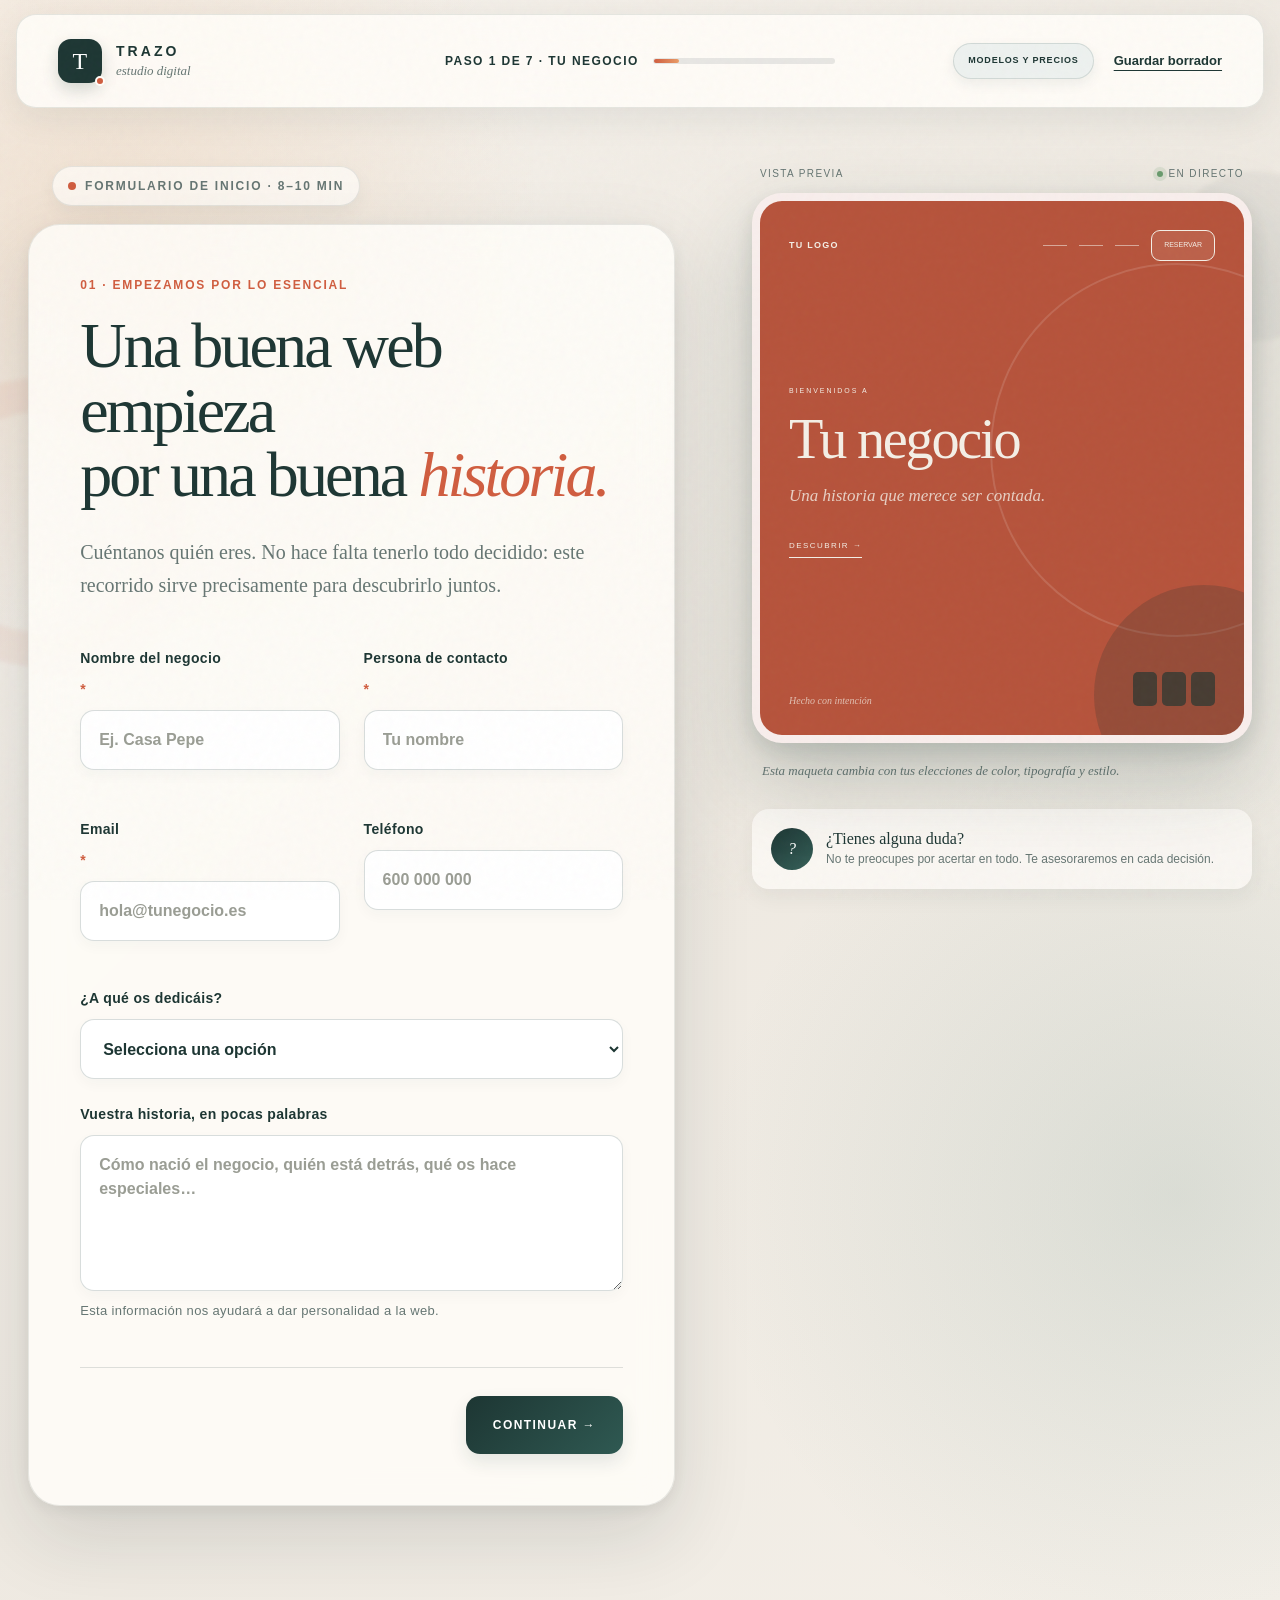
<file: index.html>
<!doctype html>
<html lang="es">
  <head>
    <meta charset="utf-8" />
    <meta name="viewport" content="width=device-width, initial-scale=1" />
    <meta name="theme-color" content="#f4efe6" />
    <title>Cuéntanos tu idea — Formulario de inicio</title>
    <meta name="description" content="Un breve recorrido para definir juntos la web de tu negocio." />
    <link rel="icon" href="./assets/favicon.svg" type="image/svg+xml" />
    <link rel="stylesheet" href="./assets/styles.css" />
  </head>
  <body data-submit-endpoint="">
    <div class="paper-grain" aria-hidden="true"></div>
    <header class="topbar">
      <a class="brand" href="./" aria-label="Trazo, inicio">
        <span class="brand-mark">T<span></span></span>
        <span><strong>TRAZO</strong><small>estudio digital</small></span>
      </a>
      <div class="top-progress" aria-label="Progreso del formulario">
        <span id="progressLabel">Paso 1 de 7</span>
        <div class="progress-track"><span id="progressBar"></span></div>
      </div>
      <div class="top-actions">
        <a class="models-link" href="./modelos/" target="_blank" rel="noopener">Modelos y precios</a>
        <button class="text-button" id="saveDraft" type="button">Guardar borrador</button>
      </div>
    </header>

    <main class="shell">
      <section class="form-column">
        <div class="intro-tag"><i></i> Formulario de inicio · 8–10 min</div>
        <form id="briefForm" novalidate>
          <section class="step active" data-step="0" data-name="Tu negocio">
            <p class="eyebrow">01 · Empezamos por lo esencial</p>
            <h1>Una buena web empieza<br />por una buena <em>historia.</em></h1>
            <p class="lead">Cuéntanos quién eres. No hace falta tenerlo todo decidido: este recorrido sirve precisamente para descubrirlo juntos.</p>

            <div class="field-grid two">
              <label class="field">Nombre del negocio <b>*</b>
                <input name="businessName" autocomplete="organization" required placeholder="Ej. Casa Pepe" />
              </label>
              <label class="field">Persona de contacto <b>*</b>
                <input name="contactName" autocomplete="name" required placeholder="Tu nombre" />
              </label>
              <label class="field">Email <b>*</b>
                <input name="email" type="email" autocomplete="email" required placeholder="hola@tunegocio.es" />
              </label>
              <label class="field">Teléfono
                <input name="phone" type="tel" autocomplete="tel" placeholder="600 000 000" />
              </label>
            </div>
            <label class="field">¿A qué os dedicáis?
              <select name="businessType">
                <option value="">Selecciona una opción</option>
                <option>Restaurante o bar</option><option>Comercio</option><option>Servicios profesionales</option>
                <option>Alojamiento o turismo</option><option>Salud y bienestar</option><option>Otro</option>
              </select>
            </label>
            <label class="field">Vuestra historia, en pocas palabras
              <textarea name="story" rows="5" placeholder="Cómo nació el negocio, quién está detrás, qué os hace especiales…"></textarea>
              <small>Esta información nos ayudará a dar personalidad a la web.</small>
            </label>
          </section>

          <section class="step" data-step="1" data-name="Identidad">
            <p class="eyebrow">02 · Identidad visual</p>
            <h2>Que se vea tan vuestro<br />como se <em>siente.</em></h2>
            <p class="lead">Partimos de lo que ya tenéis o creamos una identidad desde cero.</p>

            <fieldset>
              <legend>¿Tenéis logo?</legend>
              <div class="choice-grid three">
                <label class="choice-card"><input type="radio" name="logoStatus" value="Sí, ya tenemos logo" /><span class="choice-index">A</span><strong>Sí, ya lo tenemos</strong><small>Os enviaremos los archivos</small></label>
                <label class="choice-card"><input type="radio" name="logoStatus" value="Necesitamos uno a medida" /><span class="choice-index">B</span><strong>Necesitamos uno</strong><small>Queremos hacerlo a medida</small></label>
                <label class="choice-card"><input type="radio" name="logoStatus" value="No estamos seguros" /><span class="choice-index">C</span><strong>No lo sabemos</strong><small>Preferimos asesoramiento</small></label>
              </div>
            </fieldset>
            <label class="upload-box" for="logoFiles">
              <span class="upload-symbol">↥</span>
              <span><strong>Arrastra o selecciona tu logo</strong><small>PNG, JPG, SVG o PDF · máx. 10 MB</small></span>
              <input id="logoFiles" name="logoFiles" type="file" accept=".png,.jpg,.jpeg,.webp,.svg,.pdf" multiple />
            </label>
            <div class="file-list" id="logoFileList"></div>

            <fieldset>
              <legend>¿Cómo elegimos los colores?</legend>
              <p class="fieldset-help">Elige el punto de partida que mejor encaje contigo. Podrás probar y ajustar los colores justo debajo.</p>
              <div class="choice-grid three compact palette-mode-grid">
                <label class="choice-card palette-choice"><input type="radio" name="paletteMode" value="Usar los colores del negocio" /><span class="palette-dots"><i class="terracotta"></i><i class="ink"></i><i class="cream"></i></span><strong>Mantener mis colores</strong><small>Partimos de vuestra identidad actual</small></label>
                <label class="choice-card palette-choice"><input type="radio" name="paletteMode" value="Crear una paleta nueva" /><span class="palette-dots"><i class="olive"></i><i class="peach"></i><i class="sand"></i></span><strong>Explorar algo nuevo</strong><small>Buscamos una combinación diferente</small></label>
                <label class="choice-card palette-choice"><input type="radio" name="paletteMode" value="Necesitamos asesoramiento" /><span class="palette-dots"><i class="blue"></i><i class="sky"></i><i class="white"></i></span><strong>Quiero asesoramiento</strong><small>Elegimos la paleta juntos</small></label>
              </div>
            </fieldset>
            <div class="palette-builder">
              <div class="palette-builder-heading">
                <div><span>Combinaciones sugeridas</span><strong>Elige una paleta para verla en la muestra</strong></div>
                <small>También puedes personalizarla</small>
              </div>
              <div class="palette-presets">
                <label><input type="radio" name="colorPalette" value="Terracota" checked /><span class="preset-colors"><i style="--swatch:#b6533b"></i><i style="--swatch:#25352f"></i></span><strong>Terracota</strong></label>
                <label><input type="radio" name="colorPalette" value="Natural" /><span class="preset-colors"><i style="--swatch:#6f7551"></i><i style="--swatch:#3b4432"></i></span><strong>Natural</strong></label>
                <label><input type="radio" name="colorPalette" value="Atlántica" /><span class="preset-colors"><i style="--swatch:#26465a"></i><i style="--swatch:#8bb4bf"></i></span><strong>Atlántica</strong></label>
                <label><input type="radio" name="colorPalette" value="Editorial" /><span class="preset-colors"><i style="--swatch:#724137"></i><i style="--swatch:#d6b878"></i></span><strong>Editorial</strong></label>
              </div>
              <div class="color-row">
                <label class="color-control" for="primaryColor"><span><small>Color principal</small><strong id="primaryColorValue">#B6533B</strong></span><input id="primaryColor" type="color" name="primaryColor" value="#b6533b" /></label>
                <label class="color-control" for="secondaryColor"><span><small>Color secundario</small><strong id="secondaryColorValue">#25352F</strong></span><input id="secondaryColor" type="color" name="secondaryColor" value="#25352f" /></label>
              </div>
              <p class="palette-hint">Estos colores son un punto de partida; los afinaremos juntos antes de diseñar la web.</p>
            </div>
          </section>

          <section class="step" data-step="2" data-name="Estilo">
            <p class="eyebrow">03 · Dirección creativa</p>
            <h2 class="style-heading"><span>¿Qué estilo habla</span><span>vuestro <em>idioma?</em></span></h2>
            <p class="lead">Elige hasta tres. Puedes mezclar: “moderna y cálida” es una dirección estupenda.</p>
            <fieldset>
              <legend class="sr-only">Estilos visuales</legend>
              <div class="style-grid" id="styleGrid">
                <label class="style-card modern"><input type="checkbox" name="styles" value="Moderna" /><span class="style-art" aria-hidden="true"><i>Trazo</i><b>01 — Digital</b></span><strong>Moderna</strong><small>Limpia, actual, dinámica</small></label>
                <label class="style-card elegant"><input type="checkbox" name="styles" value="Elegante" /><span class="style-art" aria-hidden="true"><i>Trazo</i><b>Estudio</b></span><strong>Elegante</strong><small>Refinada, serena, cuidada</small></label>
                <label class="style-card classic"><input type="checkbox" name="styles" value="Clásica" /><span class="style-art" aria-hidden="true"><i>Trazo</i><b>Desde 1998</b></span><strong>Clásica</strong><small>Tradición y confianza</small></label>
                <label class="style-card minimal"><input type="checkbox" name="styles" value="Minimalista" /><span class="style-art" aria-hidden="true"><i>Trazo</i><b>Esencial</b></span><strong>Minimalista</strong><small>Esencial, aireada, precisa</small></label>
                <label class="style-card casual"><input type="checkbox" name="styles" value="Informal" /><span class="style-art" aria-hidden="true"><i>Trazo</i><b>¡Hola!</b></span><strong>Informal</strong><small>Cercana, alegre, espontánea</small></label>
                <label class="style-card rustic"><input type="checkbox" name="styles" value="Artesanal" /><span class="style-art" aria-hidden="true"><i>Trazo</i><b>Hecho a mano</b></span><strong>Artesanal</strong><small>Natural, humana, auténtica</small></label>
              </div>
            </fieldset>
            <label class="field">¿Tienes webs de referencia?
              <textarea name="references" rows="4" placeholder="Pega aquí enlaces o cuéntanos qué te gusta de otras webs…"></textarea>
            </label>
            <fieldset>
              <legend>Tipografía preferida</legend>
              <div class="type-choices">
                <label><input type="radio" name="typography" value="Con carácter / serif" /><span class="serif">Aa</span><strong>Con carácter</strong><small>Editorial y expresiva</small></label>
                <label><input type="radio" name="typography" value="Limpia / sans serif" /><span class="sans">Aa</span><strong>Limpia</strong><small>Actual y directa</small></label>
                <label><input type="radio" name="typography" value="Manuscrita / cercana" /><span class="script">Aa</span><strong>Manuscrita</strong><small>Cercana y personal</small></label>
                <label><input type="radio" name="typography" value="Prefiero asesoramiento" /><span class="mixed">A<span>a</span></span><strong>Asesoradme</strong><small>Elegiremos la adecuada</small></label>
              </div>
            </fieldset>
          </section>

          <section class="step" data-step="3" data-name="Contenido">
            <p class="eyebrow">04 · Arquitectura de la web</p>
            <h2>¿Qué espacios necesita<br />vuestra <em>web?</em></h2>
            <p class="lead">Selecciona todos los que puedan ser útiles. Después ordenaremos y simplificaremos la estructura.</p>
            <fieldset>
              <legend>Secciones principales</legend>
              <div class="check-list" id="sectionsList">
                <label><input type="checkbox" name="sections" value="Inicio" checked /><span>Inicio</span><small>La puerta de entrada</small></label>
                <label><input type="checkbox" name="sections" value="Quiénes somos" /><span>Quiénes somos</span><small>Historia y equipo</small></label>
                <label><input type="checkbox" name="sections" value="Servicios" /><span>Servicios</span><small>Lo que ofrecéis</small></label>
                <label><input type="checkbox" name="sections" value="Carta o menú" /><span>Carta o menú</span><small>Oferta gastronómica</small></label>
                <label><input type="checkbox" name="sections" value="Catálogo de productos" /><span>Catálogo</span><small>Productos sin compra</small></label>
                <label><input type="checkbox" name="sections" value="Tienda online" /><span>Tienda online</span><small>Venta y pagos</small></label>
                <label><input type="checkbox" name="sections" value="Reservas" /><span>Reservas</span><small>Mesa, cita o estancia</small></label>
                <label><input type="checkbox" name="sections" value="Pedidos online" /><span>Pedidos online</span><small>Recogida o reparto</small></label>
                <label><input type="checkbox" name="sections" value="Galería de imágenes" /><span>Galería</span><small>Fotos del espacio</small></label>
                <label><input type="checkbox" name="sections" value="Opiniones de clientes" /><span>Opiniones</span><small>Reseñas destacadas</small></label>
                <label><input type="checkbox" name="sections" value="Promociones" /><span>Promociones</span><small>Ofertas puntuales</small></label>
                <label><input type="checkbox" name="sections" value="Eventos" /><span>Eventos</span><small>Agenda y celebraciones</small></label>
                <label><input type="checkbox" name="sections" value="Preguntas frecuentes" /><span>Preguntas frecuentes</span><small>Resolver dudas</small></label>
                <label><input type="checkbox" name="sections" value="Blog o noticias" /><span>Blog o noticias</span><small>Contenido y novedades</small></label>
                <label><input type="checkbox" name="sections" value="Contacto" checked /><span>Contacto</span><small>Mapa y datos</small></label>
              </div>
            </fieldset>

            <fieldset>
              <legend>Fotografías para la web</legend>
              <div class="choice-grid three">
                <label class="choice-card"><input type="radio" name="photosStatus" value="Tenemos fotos propias" /><span class="choice-index">01</span><strong>Tenemos fotos</strong><small>Listas para compartir</small></label>
                <label class="choice-card"><input type="radio" name="photosStatus" value="Necesitamos nuevas fotos" /><span class="choice-index">02</span><strong>Necesitamos fotos</strong><small>Queremos orientación</small></label>
                <label class="choice-card"><input type="radio" name="photosStatus" value="Mezclar propias y banco" /><span class="choice-index">03</span><strong>Una mezcla</strong><small>Propias y seleccionadas</small></label>
              </div>
            </fieldset>
            <label class="upload-box" for="photoFiles">
              <span class="upload-symbol">↥</span>
              <span><strong>Comparte algunas fotos de referencia</strong><small>PNG, JPG o WEBP · varios archivos</small></span>
              <input id="photoFiles" name="photoFiles" type="file" accept="image/png,image/jpeg,image/webp" multiple />
            </label>
            <div class="file-list" id="photoFileList"></div>
          </section>

          <section class="step" data-step="4" data-name="Funciones">
            <p class="eyebrow">05 · Funcionalidades</p>
            <h2>Todo lo que la web<br />puede hacer <em>por vosotros.</em></h2>
            <p class="lead">Marca las herramientas que podrían facilitar el día a día de tu negocio.</p>
            <fieldset>
              <legend>Opciones para hostelería y comercios</legend>
              <div class="feature-list">
                <label><input type="checkbox" name="features" value="Carta digital" /><span><b>Carta digital</b><small>Menú fácil de actualizar</small></span></label>
                <label><input type="checkbox" name="features" value="Carta mediante código QR" /><span><b>Código QR</b><small>Acceso directo desde mesa</small></span></label>
                <label><input type="checkbox" name="features" value="Carta con precios" /><span><b>Precios visibles</b><small>Siempre claros y actuales</small></span></label>
                <label><input type="checkbox" name="features" value="Información sobre alérgenos" /><span><b>Alérgenos</b><small>Información por producto</small></span></label>
                <label><input type="checkbox" name="features" value="Filtros por tipo de plato" /><span><b>Filtros</b><small>Vegano, sin gluten, picante…</small></span></label>
                <label><input type="checkbox" name="features" value="Promociones o menú del día" /><span><b>Menú del día</b><small>Promociones destacadas</small></span></label>
                <label><input type="checkbox" name="features" value="Gestión de eventos" /><span><b>Gestión de eventos</b><small>Agenda o solicitudes</small></span></label>
                <label><input type="checkbox" name="features" value="Bonos o tarjetas regalo" /><span><b>Bonos regalo</b><small>Venta de experiencias</small></span></label>
              </div>
            </fieldset>
            <fieldset>
              <legend>Redes sociales</legend>
              <div class="social-grid">
                <label class="field"><span>Instagram</span><input name="instagram" placeholder="@tunegocio" /></label>
                <label class="field"><span>Facebook</span><input name="facebook" placeholder="facebook.com/…" /></label>
                <label class="field"><span>TikTok</span><input name="tiktok" placeholder="@tunegocio" /></label>
                <label class="field"><span>Otra</span><input name="otherSocial" placeholder="LinkedIn, YouTube…" /></label>
              </div>
            </fieldset>
            <div class="included-note"><span>✓</span><p><strong>Diseño adaptado a móvil incluido</strong>La web se verá y funcionará perfectamente en teléfono, tablet y ordenador.</p></div>
          </section>

          <section class="step" data-step="5" data-name="Dominio y soporte">
            <p class="eyebrow">06 · Puesta en marcha</p>
            <h2>El nombre, la parte legal<br />y lo que viene <em>después.</em></h2>
            <p class="lead">Nos ocupamos también de los detalles técnicos para que la web esté disponible 24/7.</p>

            <fieldset>
              <legend>Dirección de la web (dominio)</legend>
              <div class="domain-box"><span>www.</span><input name="domain" aria-label="Dominio deseado" placeholder="restaurantecasapepe" /><span>.es</span></div>
              <label class="inline-check"><input type="checkbox" name="domainHelp" value="Necesito ayuda para elegir el dominio" /><span>Necesito ayuda para elegir o comprobar el dominio</span></label>
            </fieldset>
            <fieldset>
              <legend>Textos legales</legend>
              <div class="choice-grid three compact">
                <label class="choice-card"><input type="radio" name="legal" value="Necesito que preparéis los textos legales" /><span class="choice-index">A</span><strong>Preparadlos vosotros</strong><small>Aviso legal, privacidad y cookies</small></label>
                <label class="choice-card"><input type="radio" name="legal" value="Ya tengo textos legales" /><span class="choice-index">B</span><strong>Ya los tengo</strong><small>Compartiré los documentos</small></label>
                <label class="choice-card"><input type="radio" name="legal" value="Necesito asesoramiento legal" /><span class="choice-index">C</span><strong>No estoy seguro</strong><small>Revisamos qué necesitas</small></label>
              </div>
            </fieldset>
            <fieldset>
              <legend>Mantenimiento de la web</legend>
              <div class="maintenance-options">
                <label><input type="radio" name="maintenance" value="Mantenimiento continuo" /><span><b>Quiero mantenimiento continuo</b><small>Actualizaciones, copias de seguridad, soporte y pequeños cambios.</small></span><em>Recomendado</em></label>
                <label><input type="radio" name="maintenance" value="Gestionaremos la web internamente" /><span><b>La gestionaremos nosotros</b><small>Necesitaremos acceso y una breve formación.</small></span></label>
                <label><input type="radio" name="maintenance" value="Decidir más adelante" /><span><b>Lo decidiremos más adelante</b><small>Comentamos las opciones en la propuesta.</small></span></label>
              </div>
            </fieldset>
          </section>

          <section class="step" data-step="6" data-name="Últimos detalles">
            <p class="eyebrow">07 · Últimos detalles</p>
            <h2>Ya podemos imaginar<br />vuestra nueva <em>web.</em></h2>
            <p class="lead">Solo falta cualquier detalle que quieras contarnos. Después revisaremos el formulario y nos pondremos en contacto.</p>
            <div class="field-grid">
              <label class="field">¿Cuándo os gustaría publicarla?
                <select name="timeline"><option value="">Sin fecha concreta</option><option>Lo antes posible</option><option>En 1–2 meses</option><option>En 3–6 meses</option><option>Más adelante</option></select>
              </label>
            </div>
            <label class="field">¿Hay algo más que debamos saber?
              <textarea name="notes" rows="6" placeholder="Ideas, necesidades especiales, integraciones, dudas…"></textarea>
            </label>
            <div class="summary" id="summary"></div>
            <label class="consent"><input type="checkbox" name="consent" required /><span>Acepto que se utilicen estos datos para preparar la propuesta y contactar conmigo. <b>*</b></span></label>
          </section>

          <div class="form-error" id="formError" role="alert"></div>
          <nav class="form-nav" aria-label="Navegación del formulario">
            <button class="button secondary" id="prevButton" type="button">← Anterior</button>
            <button class="button primary" id="nextButton" type="button">Continuar <span>→</span></button>
            <button class="button primary submit" id="submitButton" type="submit">Enviar formulario <span>→</span></button>
          </nav>
        </form>

        <section class="success" id="success" aria-live="polite">
          <div class="success-seal">✓</div>
          <p class="eyebrow">Formulario enviado</p>
          <h2>Gracias por abrirnos<br />la puerta a tu <em>idea.</em></h2>
          <p id="successMessage">Tu formulario se ha preparado correctamente.</p>
          <div class="reference">Referencia <strong id="referenceCode"></strong></div>
          <button class="button secondary" id="newBrief" type="button">Enviar otro formulario</button>
        </section>
      </section>

      <aside class="preview-column" aria-label="Vista previa de tu proyecto">
        <div class="preview-kicker"><span>Vista previa</span><i>En directo</i></div>
        <article class="site-preview" id="sitePreview">
          <div class="preview-nav"><span id="previewLogo">TU LOGO</span><i></i><i></i><i></i><button>RESERVAR</button></div>
          <div class="preview-hero">
            <small>BIENVENIDOS A</small>
            <h3 id="previewName">Tu negocio</h3>
            <p id="previewTagline">Una historia que merece ser contada.</p>
            <span>DESCUBRIR →</span>
          </div>
          <div class="preview-bottom"><p>Hecho con intención</p><div><b></b><b></b><b></b></div></div>
        </article>
        <p class="preview-caption">Esta maqueta cambia con tus elecciones de color, tipografía y estilo.</p>
        <div class="help-card"><span>?</span><p><strong>¿Tienes alguna duda?</strong>No te preocupes por acertar en todo. Te asesoraremos en cada decisión.</p></div>
      </aside>
    </main>

    <div class="toast" id="toast" role="status"></div>
    <script src="./assets/app.js" defer></script>
  </body>
</html>
</file>
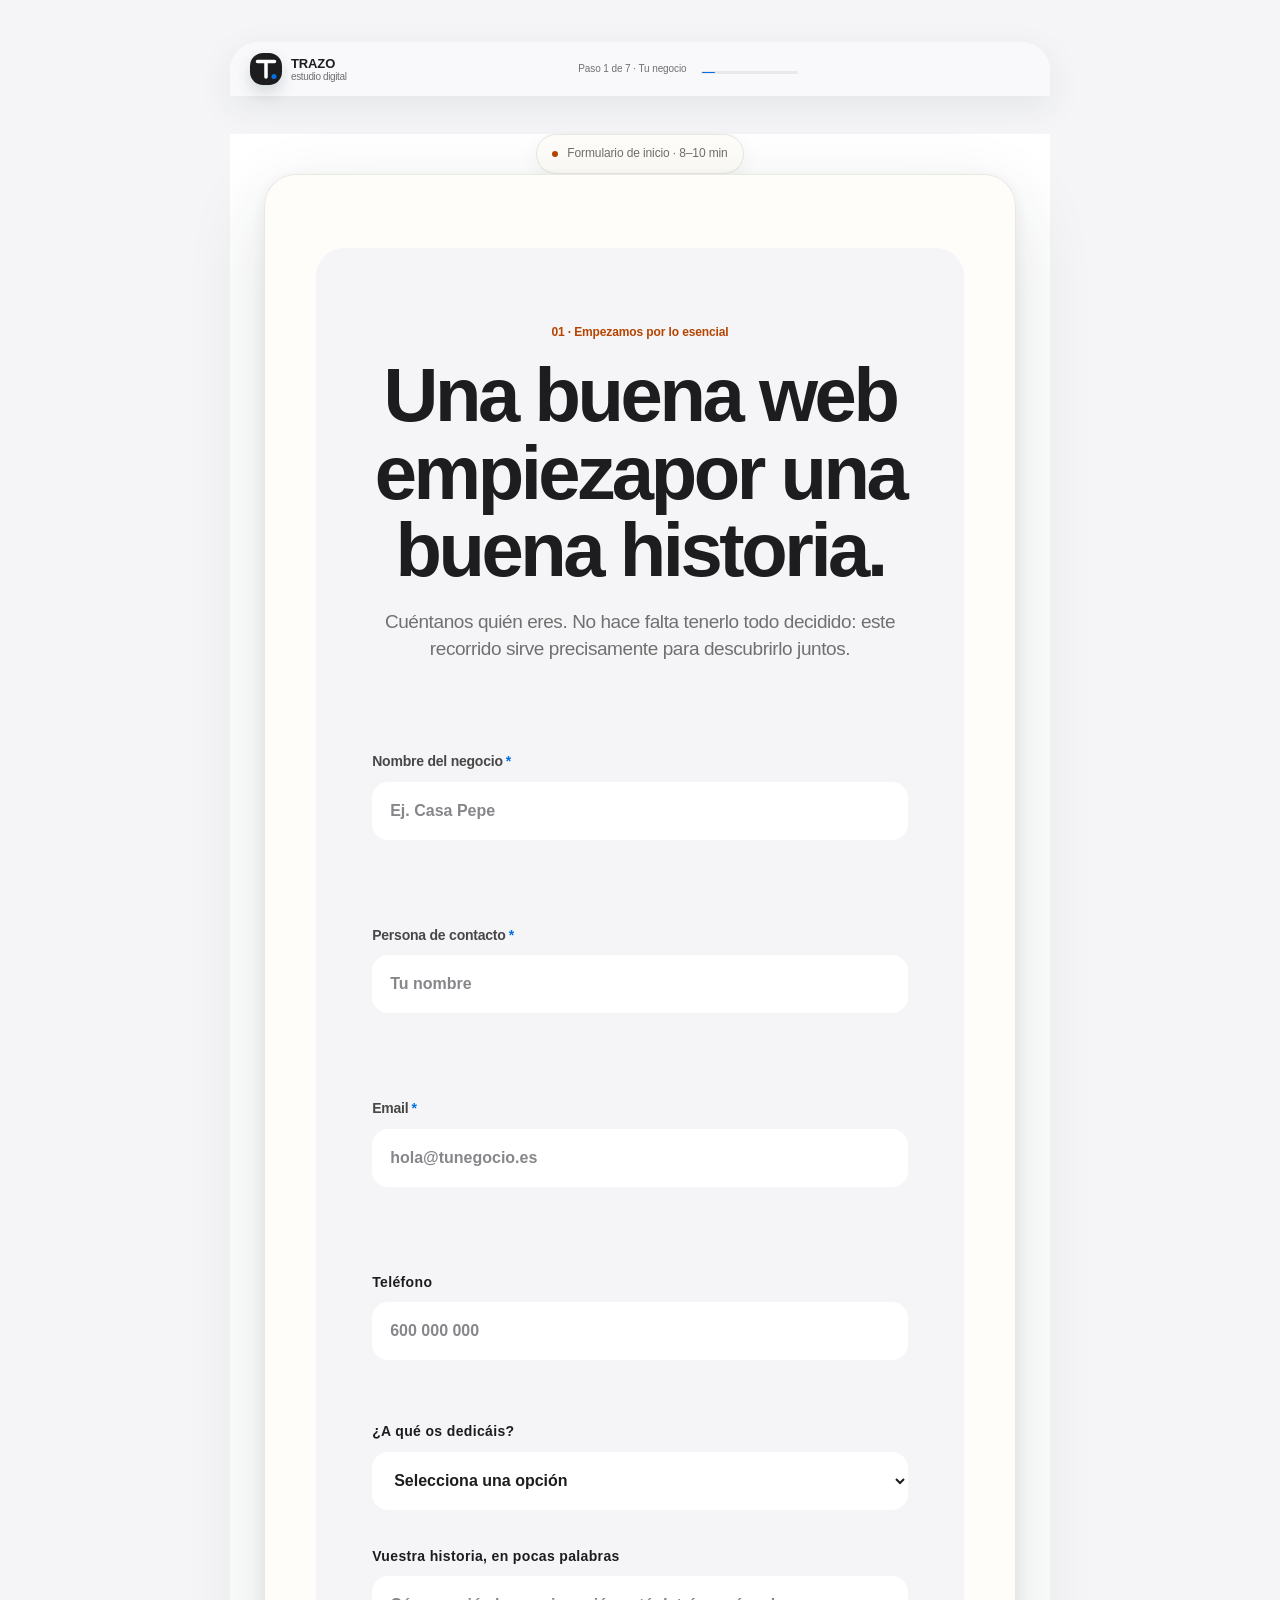
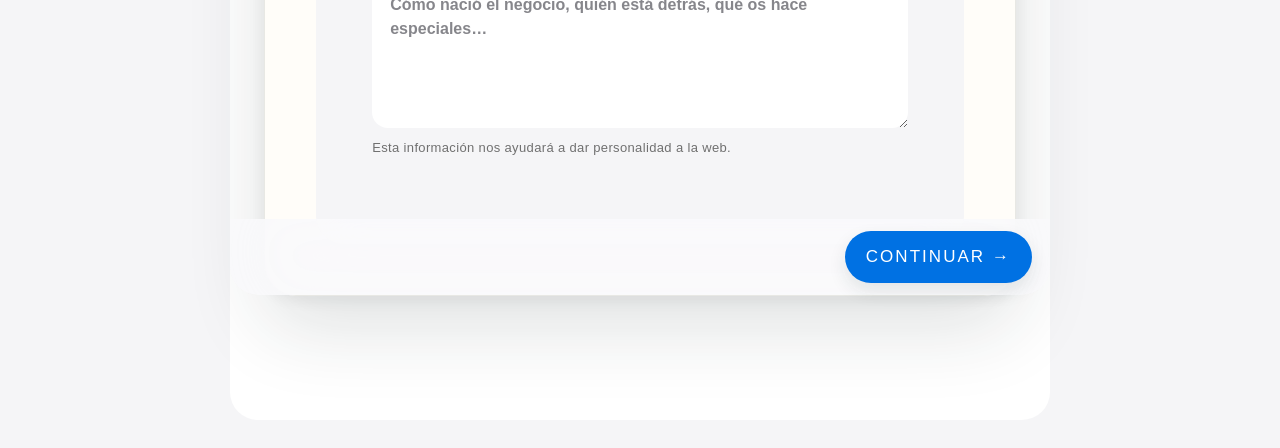
<file: app/index.html>
<!doctype html>
<html lang="es">
  <head>
    <meta charset="utf-8" />
    <meta name="viewport" content="width=device-width, initial-scale=1, viewport-fit=cover" />
    <meta name="theme-color" content="#ffffff" />
    <meta name="apple-mobile-web-app-capable" content="yes" />
    <meta name="apple-mobile-web-app-status-bar-style" content="black-translucent" />
    <title>Trazo · Inicia tu proyecto</title>
    <meta name="description" content="Un breve recorrido para definir juntos la web de tu negocio." />
    <link rel="icon" href="./assets/trazo-mark.svg" type="image/svg+xml" />
    <link rel="apple-touch-icon" href="./assets/trazo-mark.svg" />
    <link rel="manifest" href="./manifest.webmanifest" />
    <link rel="stylesheet" href="./assets/styles.css?v=20260811-7" />
    <link rel="stylesheet" href="./assets/mobile-app.css?v=4" />
  </head>
  <body data-submit-endpoint="./api/submissions">
    <div class="app-splash" aria-hidden="true"><div class="splash-lockup"><img src="./assets/trazo-mark.svg" alt="" /><span>Trazo · Project OS</span><i class="splash-line"></i></div></div>
    <div class="paper-grain" aria-hidden="true"></div>
    <header class="topbar">
      <a class="brand" href="./" aria-label="Trazo, inicio">
        <span class="brand-mark">T<span></span></span>
        <span><strong>TRAZO</strong><small>estudio digital</small></span>
      </a>
      <div class="top-progress" aria-label="Progreso del formulario">
        <span id="progressLabel">Paso 1 de 7</span>
        <div class="progress-track"><span id="progressBar"></span></div>
      </div>
      <div class="top-actions">
        <a class="models-link services-link" href="./servicios/">Servicios</a>
        <a class="models-link" href="./modelos/">Modelos y precios</a>
        <button class="text-button" id="saveDraft" type="button">Guardar borrador</button>
      </div>
    </header>

    <main class="shell">
      <section class="form-column">
        <div class="intro-tag"><i></i> Formulario de inicio · 8–10 min</div>
        <form id="briefForm" novalidate>
          <section class="step active" data-step="0" data-name="Tu negocio">
            <p class="eyebrow">01 · Empezamos por lo esencial</p>
            <h1>Una buena web empieza<br />por una buena <em>historia.</em></h1>
            <p class="lead">Cuéntanos quién eres. No hace falta tenerlo todo decidido: este recorrido sirve precisamente para descubrirlo juntos.</p>

            <div class="field-grid two">
              <label class="field"><span class="field-label">Nombre del negocio <b>*</b></span>
                <input name="businessName" autocomplete="organization" required placeholder="Ej. Casa Pepe" />
              </label>
              <label class="field"><span class="field-label">Persona de contacto <b>*</b></span>
                <input name="contactName" autocomplete="name" required placeholder="Tu nombre" />
              </label>
              <label class="field"><span class="field-label">Email <b>*</b></span>
                <input name="email" type="email" autocomplete="email" required placeholder="hola@tunegocio.es" />
              </label>
              <label class="field">Teléfono
                <input name="phone" type="tel" autocomplete="tel" placeholder="600 000 000" />
              </label>
            </div>
            <label class="field">¿A qué os dedicáis?
              <select name="businessType">
                <option value="">Selecciona una opción</option>
                <option>Restaurante o bar</option><option>Comercio</option><option>Servicios profesionales</option>
                <option>Alojamiento o turismo</option><option>Salud y bienestar</option><option>Otro</option>
              </select>
            </label>
            <label class="field">Vuestra historia, en pocas palabras
              <textarea name="story" rows="5" placeholder="Cómo nació el negocio, quién está detrás, qué os hace especiales…"></textarea>
              <small>Esta información nos ayudará a dar personalidad a la web.</small>
            </label>
          </section>

          <section class="step" data-step="1" data-name="Identidad">
            <p class="eyebrow">02 · Identidad visual</p>
            <h2>Que se vea tan vuestro<br />como se <em>siente.</em></h2>
            <p class="lead">Partimos de lo que ya tenéis o creamos una identidad desde cero.</p>

            <fieldset>
              <legend>¿Tenéis logo?</legend>
              <div class="choice-grid three">
                <label class="choice-card"><input type="radio" name="logoStatus" value="Sí, ya tenemos logo" /><span class="choice-index">A</span><strong>Sí, ya lo tenemos</strong><small>Os enviaremos los archivos</small></label>
                <label class="choice-card"><input type="radio" name="logoStatus" value="Necesitamos uno a medida" /><span class="choice-index">B</span><strong>Necesitamos uno</strong><small>Queremos hacerlo a medida</small></label>
                <label class="choice-card"><input type="radio" name="logoStatus" value="No estamos seguros" /><span class="choice-index">C</span><strong>No lo sabemos</strong><small>Preferimos asesoramiento</small></label>
              </div>
            </fieldset>
            <label class="upload-box" for="logoFiles">
              <span class="upload-symbol">↥</span>
              <span><strong>Arrastra o selecciona tu logo</strong><small>PNG, JPG, SVG o PDF · máx. 10 MB</small></span>
              <input id="logoFiles" name="logoFiles" type="file" accept=".png,.jpg,.jpeg,.webp,.svg,.pdf" multiple />
            </label>
            <div class="file-list" id="logoFileList"></div>

            <fieldset>
              <legend>¿Cómo elegimos los colores?</legend>
              <p class="fieldset-help">Elige el punto de partida que mejor encaje contigo. Podrás probar y ajustar los colores justo debajo.</p>
              <div class="choice-grid three compact palette-mode-grid">
                <label class="choice-card palette-choice"><input type="radio" name="paletteMode" value="Usar los colores del negocio" /><span class="palette-dots"><i style="--dot:#1d1d1f"></i><i style="--dot:#ffffff"></i><i style="--dot:#e3e4e5"></i></span><strong>Mantener mis colores</strong><small>Partimos de vuestra identidad actual</small></label>
                <label class="choice-card palette-choice"><input type="radio" name="paletteMode" value="Crear una paleta nueva" /><span class="palette-dots"><i style="--dot:#c8d8e0"></i><i style="--dot:#596680"></i><i style="--dot:#f0e4d3"></i></span><strong>Explorar algo nuevo</strong><small>Buscamos una combinación serena</small></label>
                <label class="choice-card palette-choice"><input type="radio" name="paletteMode" value="Necesitamos asesoramiento" /><span class="palette-dots"><i style="--dot:#dddc8c"></i><i style="--dot:#2e3642"></i><i style="--dot:#e8d0d0"></i></span><strong>Quiero asesoramiento</strong><small>Elegimos una paleta legible juntos</small></label>
              </div>
            </fieldset>
            <div class="palette-builder">
              <div class="palette-builder-heading">
                <div><span>Combinaciones sugeridas</span><strong>Elige una paleta para verla en la muestra</strong></div>
                <small>También puedes personalizarla</small>
              </div>
              <div class="palette-presets">
                <label><input type="radio" name="colorPalette" value="Sky" checked /><span class="preset-colors"><i style="--swatch:#c8d8e0"></i><i style="--swatch:#2e3642"></i></span><strong>Sky / Midnight</strong><small>Clara y tecnológica</small></label>
                <label><input type="radio" name="colorPalette" value="Citrus" /><span class="preset-colors"><i style="--swatch:#dddc8c"></i><i style="--swatch:#1d1d1f"></i></span><strong>Citrus / Ink</strong><small>Fresca y directa</small></label>
                <label><input type="radio" name="colorPalette" value="Starlight" /><span class="preset-colors"><i style="--swatch:#f0e4d3"></i><i style="--swatch:#596680"></i></span><strong>Starlight / Indigo</strong><small>Cálida y elegante</small></label>
                <label><input type="radio" name="colorPalette" value="Blush" /><span class="preset-colors"><i style="--swatch:#e8d0d0"></i><i style="--swatch:#2e3642"></i></span><strong>Blush / Midnight</strong><small>Suave y expresiva</small></label>
              </div>
              <div class="color-row">
                <label class="color-control" for="primaryColor"><span><small>Color principal</small><strong id="primaryColorValue">#C8D8E0</strong></span><input id="primaryColor" type="color" name="primaryColor" value="#c8d8e0" /></label>
                <label class="color-control" for="secondaryColor"><span><small>Color de contraste</small><strong id="secondaryColorValue">#2E3642</strong></span><input id="secondaryColor" type="color" name="secondaryColor" value="#2e3642" /></label>
              </div>
              <p class="palette-hint">Estos colores son un punto de partida; los afinaremos juntos antes de diseñar la web.</p>
            </div>
          </section>

          <section class="step" data-step="2" data-name="Estilo">
            <p class="eyebrow">03 · Dirección creativa</p>
            <h2 class="style-heading"><span>¿Qué estilo habla</span><span>vuestro <em>idioma?</em></span></h2>
            <p class="lead">Elige hasta tres. Puedes mezclar: “moderna y cálida” es una dirección estupenda.</p>
            <fieldset>
              <legend class="sr-only">Estilos visuales</legend>
              <div class="style-grid" id="styleGrid">
                <label class="style-card modern"><input type="checkbox" name="styles" value="Moderna" /><span class="style-art" aria-hidden="true"><i>Trazo</i><b>01 — Digital</b></span><strong>Moderna</strong><small>Limpia, actual, dinámica</small></label>
                <label class="style-card elegant"><input type="checkbox" name="styles" value="Elegante" /><span class="style-art" aria-hidden="true"><i>Trazo</i><b>Estudio</b></span><strong>Elegante</strong><small>Refinada, serena, cuidada</small></label>
                <label class="style-card classic"><input type="checkbox" name="styles" value="Clásica" /><span class="style-art" aria-hidden="true"><i>Trazo</i><b>Desde 1998</b></span><strong>Clásica</strong><small>Tradición y confianza</small></label>
                <label class="style-card minimal"><input type="checkbox" name="styles" value="Minimalista" /><span class="style-art" aria-hidden="true"><i>Trazo</i><b>Esencial</b></span><strong>Minimalista</strong><small>Esencial, aireada, precisa</small></label>
                <label class="style-card casual"><input type="checkbox" name="styles" value="Informal" /><span class="style-art" aria-hidden="true"><i>Trazo</i><b>¡Hola!</b></span><strong>Informal</strong><small>Cercana, alegre, espontánea</small></label>
                <label class="style-card rustic"><input type="checkbox" name="styles" value="Artesanal" /><span class="style-art" aria-hidden="true"><i>Trazo</i><b>Hecho a mano</b></span><strong>Artesanal</strong><small>Natural, humana, auténtica</small></label>
              </div>
            </fieldset>
            <label class="field">¿Tienes webs de referencia?
              <textarea name="references" rows="4" placeholder="Pega aquí enlaces o cuéntanos qué te gusta de otras webs…"></textarea>
            </label>
            <fieldset>
              <legend>Tipografía preferida</legend>
              <div class="type-choices">
                <label><input type="radio" name="typography" value="Con carácter / serif" /><span class="serif">Aa</span><strong>Con carácter</strong><small>Editorial y expresiva</small></label>
                <label><input type="radio" name="typography" value="Limpia / sans serif" /><span class="sans">Aa</span><strong>Limpia</strong><small>Actual y directa</small></label>
                <label><input type="radio" name="typography" value="Manuscrita / cercana" /><span class="script">Aa</span><strong>Manuscrita</strong><small>Cercana y personal</small></label>
                <label><input type="radio" name="typography" value="Prefiero asesoramiento" /><span class="mixed">A<span>a</span></span><strong>Asesoradme</strong><small>Elegiremos la adecuada</small></label>
              </div>
            </fieldset>
          </section>

          <section class="step" data-step="3" data-name="Contenido">
            <p class="eyebrow">04 · Arquitectura de la web</p>
            <h2>¿Qué espacios necesita<br />vuestra <em>web?</em></h2>
            <p class="lead">Selecciona todos los que puedan ser útiles. Después ordenaremos y simplificaremos la estructura.</p>
            <fieldset>
              <legend>Secciones principales</legend>
              <div class="check-list" id="sectionsList">
                <label><input type="checkbox" name="sections" value="Inicio" checked /><span>Inicio</span><small>La puerta de entrada</small></label>
                <label><input type="checkbox" name="sections" value="Quiénes somos" /><span>Quiénes somos</span><small>Historia y equipo</small></label>
                <label><input type="checkbox" name="sections" value="Servicios" /><span>Servicios</span><small>Lo que ofrecéis</small></label>
                <label><input type="checkbox" name="sections" value="Carta o menú" /><span>Carta o menú</span><small>Oferta gastronómica</small></label>
                <label><input type="checkbox" name="sections" value="Catálogo de productos" /><span>Catálogo</span><small>Productos sin compra</small></label>
                <label><input type="checkbox" name="sections" value="Tienda online" /><span>Tienda online</span><small>Venta y pagos</small></label>
                <label><input type="checkbox" name="sections" value="Reservas" /><span>Reservas</span><small>Mesa, cita o estancia</small></label>
                <label><input type="checkbox" name="sections" value="Pedidos online" /><span>Pedidos online</span><small>Recogida o reparto</small></label>
                <label><input type="checkbox" name="sections" value="Galería de imágenes" /><span>Galería</span><small>Fotos del espacio</small></label>
                <label><input type="checkbox" name="sections" value="Opiniones de clientes" /><span>Opiniones</span><small>Reseñas destacadas</small></label>
                <label><input type="checkbox" name="sections" value="Promociones" /><span>Promociones</span><small>Ofertas puntuales</small></label>
                <label><input type="checkbox" name="sections" value="Eventos" /><span>Eventos</span><small>Agenda y celebraciones</small></label>
                <label><input type="checkbox" name="sections" value="Preguntas frecuentes" /><span>Preguntas frecuentes</span><small>Resolver dudas</small></label>
                <label><input type="checkbox" name="sections" value="Blog o noticias" /><span>Blog o noticias</span><small>Contenido y novedades</small></label>
                <label><input type="checkbox" name="sections" value="Contacto" checked /><span>Contacto</span><small>Mapa y datos</small></label>
              </div>
            </fieldset>

            <fieldset>
              <legend>Fotografías para la web</legend>
              <div class="choice-grid three">
                <label class="choice-card"><input type="radio" name="photosStatus" value="Tenemos fotos propias" /><span class="choice-index">01</span><strong>Tenemos fotos</strong><small>Listas para compartir</small></label>
                <label class="choice-card"><input type="radio" name="photosStatus" value="Necesitamos nuevas fotos" /><span class="choice-index">02</span><strong>Necesitamos fotos</strong><small>Queremos orientación</small></label>
                <label class="choice-card"><input type="radio" name="photosStatus" value="Mezclar propias y banco" /><span class="choice-index">03</span><strong>Una mezcla</strong><small>Propias y seleccionadas</small></label>
              </div>
            </fieldset>
            <label class="upload-box" for="photoFiles">
              <span class="upload-symbol">↥</span>
              <span><strong>Comparte algunas fotos de referencia</strong><small>PNG, JPG o WEBP · varios archivos</small></span>
              <input id="photoFiles" name="photoFiles" type="file" accept="image/png,image/jpeg,image/webp" multiple />
            </label>
            <div class="file-list" id="photoFileList"></div>
          </section>

          <section class="step" data-step="4" data-name="Funciones">
            <p class="eyebrow">05 · Funcionalidades</p>
            <h2>Todo lo que la web<br />puede hacer <em>por vosotros.</em></h2>
            <p class="lead">Marca las herramientas que podrían facilitar el día a día de tu negocio.</p>
            <fieldset>
              <legend>Opciones para hostelería y comercios</legend>
              <div class="feature-list">
                <label><input type="checkbox" name="features" value="Carta digital" /><span><b>Carta digital</b><small>Menú fácil de actualizar</small></span></label>
                <label><input type="checkbox" name="features" value="Carta mediante código QR" /><span><b>Código QR</b><small>Acceso directo desde mesa</small></span></label>
                <label><input type="checkbox" name="features" value="Carta con precios" /><span><b>Precios visibles</b><small>Siempre claros y actuales</small></span></label>
                <label><input type="checkbox" name="features" value="Información sobre alérgenos" /><span><b>Alérgenos</b><small>Información por producto</small></span></label>
                <label><input type="checkbox" name="features" value="Filtros por tipo de plato" /><span><b>Filtros</b><small>Vegano, sin gluten, picante…</small></span></label>
                <label><input type="checkbox" name="features" value="Promociones o menú del día" /><span><b>Menú del día</b><small>Promociones destacadas</small></span></label>
                <label><input type="checkbox" name="features" value="Gestión de eventos" /><span><b>Gestión de eventos</b><small>Agenda o solicitudes</small></span></label>
                <label><input type="checkbox" name="features" value="Bonos o tarjetas regalo" /><span><b>Bonos regalo</b><small>Venta de experiencias</small></span></label>
              </div>
            </fieldset>
            <fieldset>
              <legend>Redes sociales</legend>
              <div class="social-grid">
                <label class="field"><span>Instagram</span><input name="instagram" placeholder="@tunegocio" /></label>
                <label class="field"><span>Facebook</span><input name="facebook" placeholder="facebook.com/…" /></label>
                <label class="field"><span>TikTok</span><input name="tiktok" placeholder="@tunegocio" /></label>
                <label class="field"><span>Otra</span><input name="otherSocial" placeholder="LinkedIn, YouTube…" /></label>
              </div>
            </fieldset>
            <div class="included-note"><span>✓</span><p><strong>Diseño adaptado a móvil incluido</strong>La web se verá y funcionará perfectamente en teléfono, tablet y ordenador.</p></div>
          </section>

          <section class="step" data-step="5" data-name="Dominio y soporte">
            <p class="eyebrow">06 · Puesta en marcha</p>
            <h2>El nombre, la parte legal<br />y lo que viene <em>después.</em></h2>
            <p class="lead">Nos ocupamos también de los detalles técnicos para que la web esté disponible 24/7.</p>

            <fieldset>
              <legend>Dirección de la web (dominio)</legend>
              <div class="domain-box"><span>www.</span><input name="domain" aria-label="Dominio deseado" placeholder="restaurantecasapepe" /><span>.es</span></div>
              <label class="inline-check"><input type="checkbox" name="domainHelp" value="Necesito ayuda para elegir el dominio" /><span>Necesito ayuda para elegir o comprobar el dominio</span></label>
            </fieldset>
            <fieldset>
              <legend>Textos legales</legend>
              <div class="choice-grid three compact">
                <label class="choice-card"><input type="radio" name="legal" value="Necesito que preparéis los textos legales" /><span class="choice-index">A</span><strong>Preparadlos vosotros</strong><small>Aviso legal, privacidad y cookies</small></label>
                <label class="choice-card"><input type="radio" name="legal" value="Ya tengo textos legales" /><span class="choice-index">B</span><strong>Ya los tengo</strong><small>Compartiré los documentos</small></label>
                <label class="choice-card"><input type="radio" name="legal" value="Necesito asesoramiento legal" /><span class="choice-index">C</span><strong>No estoy seguro</strong><small>Revisamos qué necesitas</small></label>
              </div>
            </fieldset>
            <fieldset>
              <legend>Mantenimiento de la web</legend>
              <div class="maintenance-options">
                <label><input type="radio" name="maintenance" value="Mantenimiento continuo" /><span><b>Quiero mantenimiento continuo</b><small>Actualizaciones, copias de seguridad, soporte y pequeños cambios.</small></span><em>Recomendado</em></label>
                <label><input type="radio" name="maintenance" value="Gestionaremos la web internamente" /><span><b>La gestionaremos nosotros</b><small>Necesitaremos acceso y una breve formación.</small></span></label>
                <label><input type="radio" name="maintenance" value="Decidir más adelante" /><span><b>Lo decidiremos más adelante</b><small>Comentamos las opciones en la propuesta.</small></span></label>
              </div>
            </fieldset>
          </section>

          <section class="step" data-step="6" data-name="Últimos detalles">
            <p class="eyebrow">07 · Últimos detalles</p>
            <h2>Ya podemos imaginar<br />vuestra nueva <em>web.</em></h2>
            <p class="lead">Solo falta cualquier detalle que quieras contarnos. Después revisaremos el formulario y nos pondremos en contacto.</p>
            <div class="field-grid">
              <label class="field">¿Cuándo os gustaría publicarla?
                <select name="timeline"><option value="">Sin fecha concreta</option><option>Lo antes posible</option><option>En 1–2 meses</option><option>En 3–6 meses</option><option>Más adelante</option></select>
              </label>
            </div>
            <label class="field">¿Hay algo más que debamos saber?
              <textarea name="notes" rows="6" placeholder="Ideas, necesidades especiales, integraciones, dudas…"></textarea>
            </label>
            <div class="summary" id="summary"></div>
            <label class="consent"><input type="checkbox" name="consent" required /><span>Acepto que se utilicen estos datos para preparar la propuesta y contactar conmigo. <b>*</b></span></label>
          </section>

          <div class="form-error" id="formError" role="alert"></div>
          <nav class="form-nav" aria-label="Navegación del formulario">
            <button class="button secondary" id="prevButton" type="button">← Anterior</button>
            <button class="button primary" id="nextButton" type="button">Continuar <span>→</span></button>
            <button class="button primary submit" id="submitButton" type="submit">Enviar formulario <span>→</span></button>
          </nav>
        </form>

        <section class="success" id="success" aria-live="polite">
          <div class="success-seal">✓</div>
          <p class="eyebrow">Formulario enviado</p>
          <h2>Gracias por abrirnos<br />la puerta a tu <em>idea.</em></h2>
          <p id="successMessage">Tu formulario se ha preparado correctamente.</p>
          <div class="reference">Referencia <strong id="referenceCode"></strong></div>
          <button class="button secondary" id="newBrief" type="button">Enviar otro formulario</button>
        </section>
      </section>

      <aside class="preview-column" aria-label="Vista previa de tu proyecto">
        <div class="preview-kicker"><span>Vista previa</span><i>En directo</i></div>
        <article class="site-preview" id="sitePreview">
          <div class="preview-nav"><span id="previewLogo">TU LOGO</span><i></i><i></i><i></i><button>RESERVAR</button></div>
          <div class="preview-hero">
            <small>BIENVENIDOS A</small>
            <h3 id="previewName">Tu negocio</h3>
            <p id="previewTagline">Una historia que merece ser contada.</p>
            <span>DESCUBRIR →</span>
          </div>
          <div class="preview-bottom"><p>Hecho con intención</p><div><b></b><b></b><b></b></div></div>
        </article>
        <p class="preview-caption">Esta maqueta cambia con tus elecciones de color, tipografía y estilo.</p>
        <div class="help-card"><span>?</span><p><strong>¿Tienes alguna duda?</strong>No te preocupes por acertar en todo. Te asesoraremos en cada decisión.</p></div>
      </aside>
    </main>

    <div class="toast" id="toast" role="status"></div>
    <script src="./assets/pwa.js" defer></script>
    <script src="./assets/app.js?v=3" defer></script>
  </body>
</html>
</file>
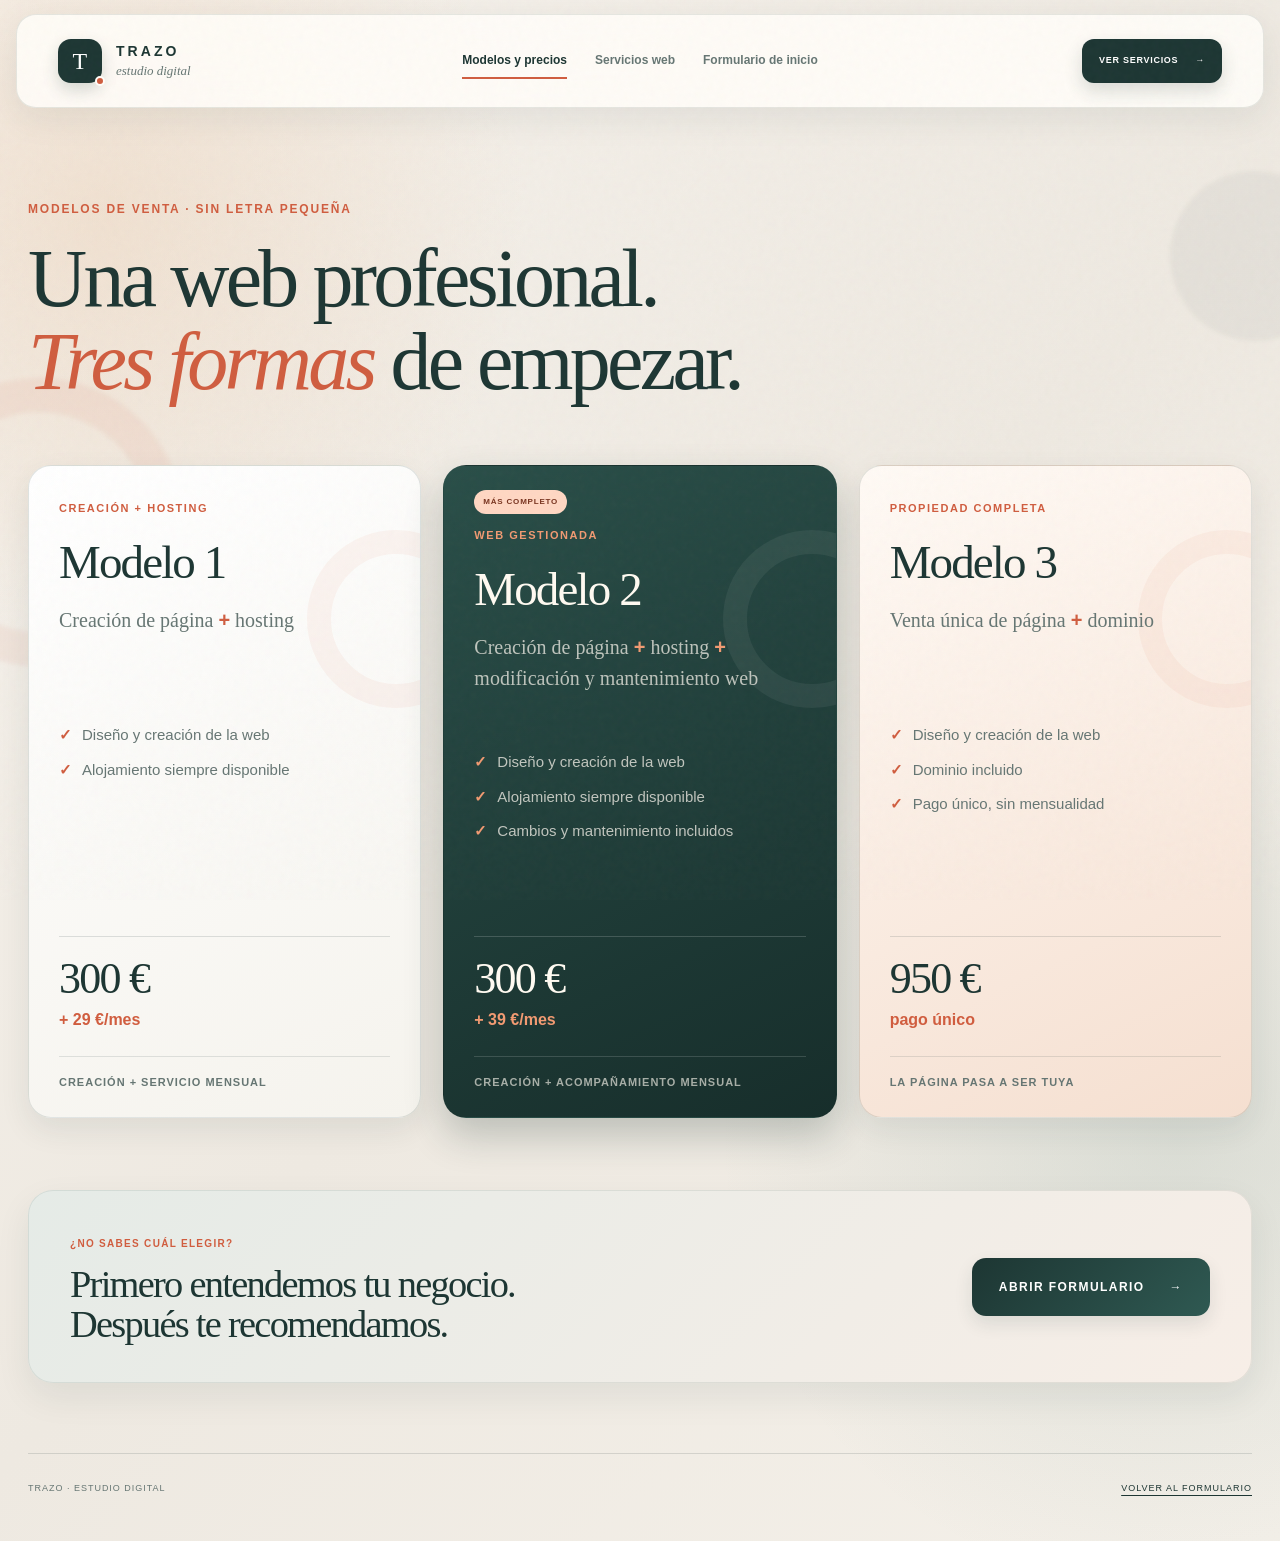
<file: app/modelos/index.html>
<!doctype html>
<html lang="es">
  <head>
    <meta charset="utf-8" />
    <meta name="viewport" content="width=device-width, initial-scale=1" />
    <meta name="theme-color" content="#f1eee8" />
    <title>Modelos de venta — Trazo estudio digital</title>
    <meta name="description" content="Conoce nuestros tres modelos para crear y mantener la web de tu negocio." />
    <link rel="icon" href="../assets/favicon.svg" type="image/svg+xml" />
    <link rel="stylesheet" href="../assets/styles.css?v=20260811-2" />
  </head>
  <body class="models-page">
    <div class="paper-grain" aria-hidden="true"></div>
    <header class="topbar models-topbar">
      <a class="brand" href="../" aria-label="Trazo, inicio">
        <span class="brand-mark">T<span></span></span>
        <span><strong>TRAZO</strong><small>estudio digital</small></span>
      </a>
      <nav class="models-nav" aria-label="Navegación principal">
        <a class="active" href="./">Modelos y precios</a>
        <a href="../servicios/">Servicios web</a>
        <a href="../">Formulario de inicio</a>
      </nav>
      <a class="models-cta" href="../servicios/">Ver servicios <span>→</span></a>
    </header>

    <main class="models-shell">
      <section class="models-hero">
        <div>
          <p class="eyebrow">Modelos de venta · Sin letra pequeña</p>
          <h1>Una web profesional.<br /><em>Tres formas</em> de empezar.</h1>
        </div>
      </section>

      <section class="pricing-grid pricing-page-grid" aria-label="Nuestros modelos de venta">
        <article class="pricing-card">
          <span class="pricing-number">Creación + hosting</span>
          <span class="pricing-name">Modelo 1</span>
          <span class="pricing-description">Creación de página <b>+</b> hosting</span>
          <ul class="pricing-features">
            <li>Diseño y creación de la web</li>
            <li>Alojamiento siempre disponible</li>
          </ul>
          <span class="pricing-divider"></span>
          <span class="pricing-price"><strong>300 €</strong><em>+ 29 €/mes</em></span>
          <span class="pricing-foot">Creación + servicio mensual</span>
        </article>

        <article class="pricing-card featured">
          <span class="pricing-recommended">Más completo</span>
          <span class="pricing-number">Web gestionada</span>
          <span class="pricing-name">Modelo 2</span>
          <span class="pricing-description">Creación de página <b>+</b> hosting <b>+</b> modificación y mantenimiento web</span>
          <ul class="pricing-features">
            <li>Diseño y creación de la web</li>
            <li>Alojamiento siempre disponible</li>
            <li>Cambios y mantenimiento incluidos</li>
          </ul>
          <span class="pricing-divider"></span>
          <span class="pricing-price"><strong>300 €</strong><em>+ 39 €/mes</em></span>
          <span class="pricing-foot">Creación + acompañamiento mensual</span>
        </article>

        <article class="pricing-card premium">
          <span class="pricing-number">Propiedad completa</span>
          <span class="pricing-name">Modelo 3</span>
          <span class="pricing-description">Venta única de página <b>+</b> dominio</span>
          <ul class="pricing-features">
            <li>Diseño y creación de la web</li>
            <li>Dominio incluido</li>
            <li>Pago único, sin mensualidad</li>
          </ul>
          <span class="pricing-divider"></span>
          <span class="pricing-price"><strong>950 €</strong><em>pago único</em></span>
          <span class="pricing-foot">La página pasa a ser tuya</span>
        </article>
      </section>

      <section class="web-contents" id="contenidos" aria-labelledby="contents-title">
        <header class="contents-heading">
          <div>
            <p class="eyebrow">Tu web, hecha a medida</p>
            <h2 id="contents-title">Todo lo que podemos<br />contar de <em>tu negocio.</em></h2>
          </div>
          <p>No se trata de llenar páginas, sino de enseñar lo importante de forma clara, atractiva y fácil de consultar desde cualquier dispositivo.</p>
        </header>

        <div class="contents-grid">
          <article class="content-card content-card--story">
            <div class="content-card-copy">
              <span class="content-index">01 · Vuestra esencia</span>
              <h3>Historia de la empresa</h3>
              <p>Cómo empezó todo, vuestra trayectoria y aquello que hace único al negocio.</p>
              <ul><li>Origen y valores</li><li>Hitos importantes</li><li>Una historia cercana</li></ul>
            </div>
            <div class="story-visual" aria-hidden="true"><span>Desde</span><strong>1998</strong><i>Una historia<br />hecha despacio.</i></div>
          </article>

          <article class="content-card content-card--owner">
            <div class="portrait-placeholder" aria-hidden="true"><span></span><i>Tu foto</i></div>
            <div class="content-card-copy">
              <span class="content-index">02 · Quién está detrás</span>
              <h3>Propietario y equipo</h3>
              <p>Presentamos a las personas que dan vida al proyecto para generar cercanía y confianza.</p>
              <span class="sample-signature">Nombre Apellido <small>Fundador/a</small></span>
            </div>
          </article>

          <article class="content-card content-card--catalog">
            <div class="content-card-copy">
              <span class="content-index">03 · Lo que ofrecéis</span>
              <h3>Catálogo de productos</h3>
              <p>Productos organizados con fotografías, descripciones, variantes y precios si los necesitáis.</p>
            </div>
            <div class="catalog-sample" aria-hidden="true">
              <div><span class="product-picture product-picture--one"></span><b>Producto uno</b><small>Descripción breve</small></div>
              <div><span class="product-picture product-picture--two"></span><b>Producto dos</b><small>Descripción breve</small></div>
              <div><span class="product-picture product-picture--three"></span><b>Producto tres</b><small>Descripción breve</small></div>
            </div>
          </article>

          <article class="content-card content-card--reviews">
            <div class="content-card-copy">
              <span class="content-index">04 · Confianza</span>
              <h3>Reseñas de clientes</h3>
              <p>Opiniones reales y valoraciones destacadas para que otros conozcan vuestra experiencia.</p>
            </div>
            <blockquote><span>★★★★★</span>“Un trato excelente y un resultado que superó nuestras expectativas.”<cite>— Cliente satisfecho</cite></blockquote>
          </article>

          <article class="content-card content-card--location">
            <div class="content-card-copy">
              <span class="content-index">05 · Dónde encontraros</span>
              <h3>Cómo llegar y Google Maps</h3>
              <p>Dirección, horario, indicaciones y un mapa interactivo para llegar sin complicaciones.</p>
            </div>
            <div class="map-sample" aria-hidden="true"><i class="map-road road-one"></i><i class="map-road road-two"></i><i class="map-road road-three"></i><span class="map-pin"></span><b>Estamos aquí</b></div>
          </article>

          <article class="content-card content-card--faq">
            <div class="content-card-copy">
              <span class="content-index">06 · Todo claro</span>
              <h3>Preguntas frecuentes</h3>
              <p>Resolvemos las dudas habituales antes de que el cliente tenga que preguntar.</p>
            </div>
            <div class="faq-sample" aria-hidden="true"><span>¿Cuál es vuestro horario?<b>+</b></span><span>¿Hacéis envíos o reservas?<b>+</b></span><span>¿Cómo puedo contactar?<b>+</b></span></div>
          </article>

          <article class="content-card content-card--social">
            <div class="content-card-copy">
              <span class="content-index">07 · Siempre conectados</span>
              <h3>Contacto y redes sociales</h3>
              <p>Teléfono, WhatsApp, correo y enlaces directos a las redes donde está vuestra comunidad.</p>
            </div>
            <div class="social-sample" aria-hidden="true"><span>ig</span><span>f</span><span>in</span><b>Hablemos <i>→</i></b></div>
          </article>

          <article class="content-card content-card--custom">
            <div class="custom-stamp" aria-hidden="true"><span>A vuestra<br />medida</span></div>
            <div class="content-card-copy">
              <span class="content-index">08 · Sin plantillas cerradas</span>
              <h3>Una sección personalizada</h3>
              <p>Plantilla de trabajadores, tarifas, casos de éxito, documentos, promociones o cualquier contenido propio de vuestro negocio.</p>
              <span class="custom-note">Si lo necesitáis, lo diseñamos.</span>
            </div>
          </article>
        </div>

        <div class="responsive-promise">
          <div class="phone-demo" aria-hidden="true"><span><i></i><b>Tu negocio</b><em></em><em></em><small></small></span></div>
          <div>
            <span class="content-index">Diseño responsive incluido</span>
            <h3>Bonita en grande.<br /><em>Perfecta en el móvil.</em></h3>
            <p>Cada sección se adapta a teléfono, tablet y ordenador: textos legibles, botones cómodos y contenido ordenado para que navegar sea sencillo.</p>
          </div>
          <ul><li>Carga rápida</li><li>Navegación táctil</li><li>Contenido adaptable</li></ul>
        </div>
      </section>

      <section class="models-bottom">
        <div class="models-bottom-copy">
          <span>¿No sabes cuál elegir?</span>
          <h2>Primero entendemos tu negocio.<br />Después te recomendamos.</h2>
        </div>
        <a class="button primary" href="../">Abrir formulario <span>→</span></a>
      </section>
    </main>

    <footer class="models-footer">
      <span>TRAZO · Estudio digital</span>
      <a href="../">Volver al formulario</a>
    </footer>
  </body>
</html>
</file>
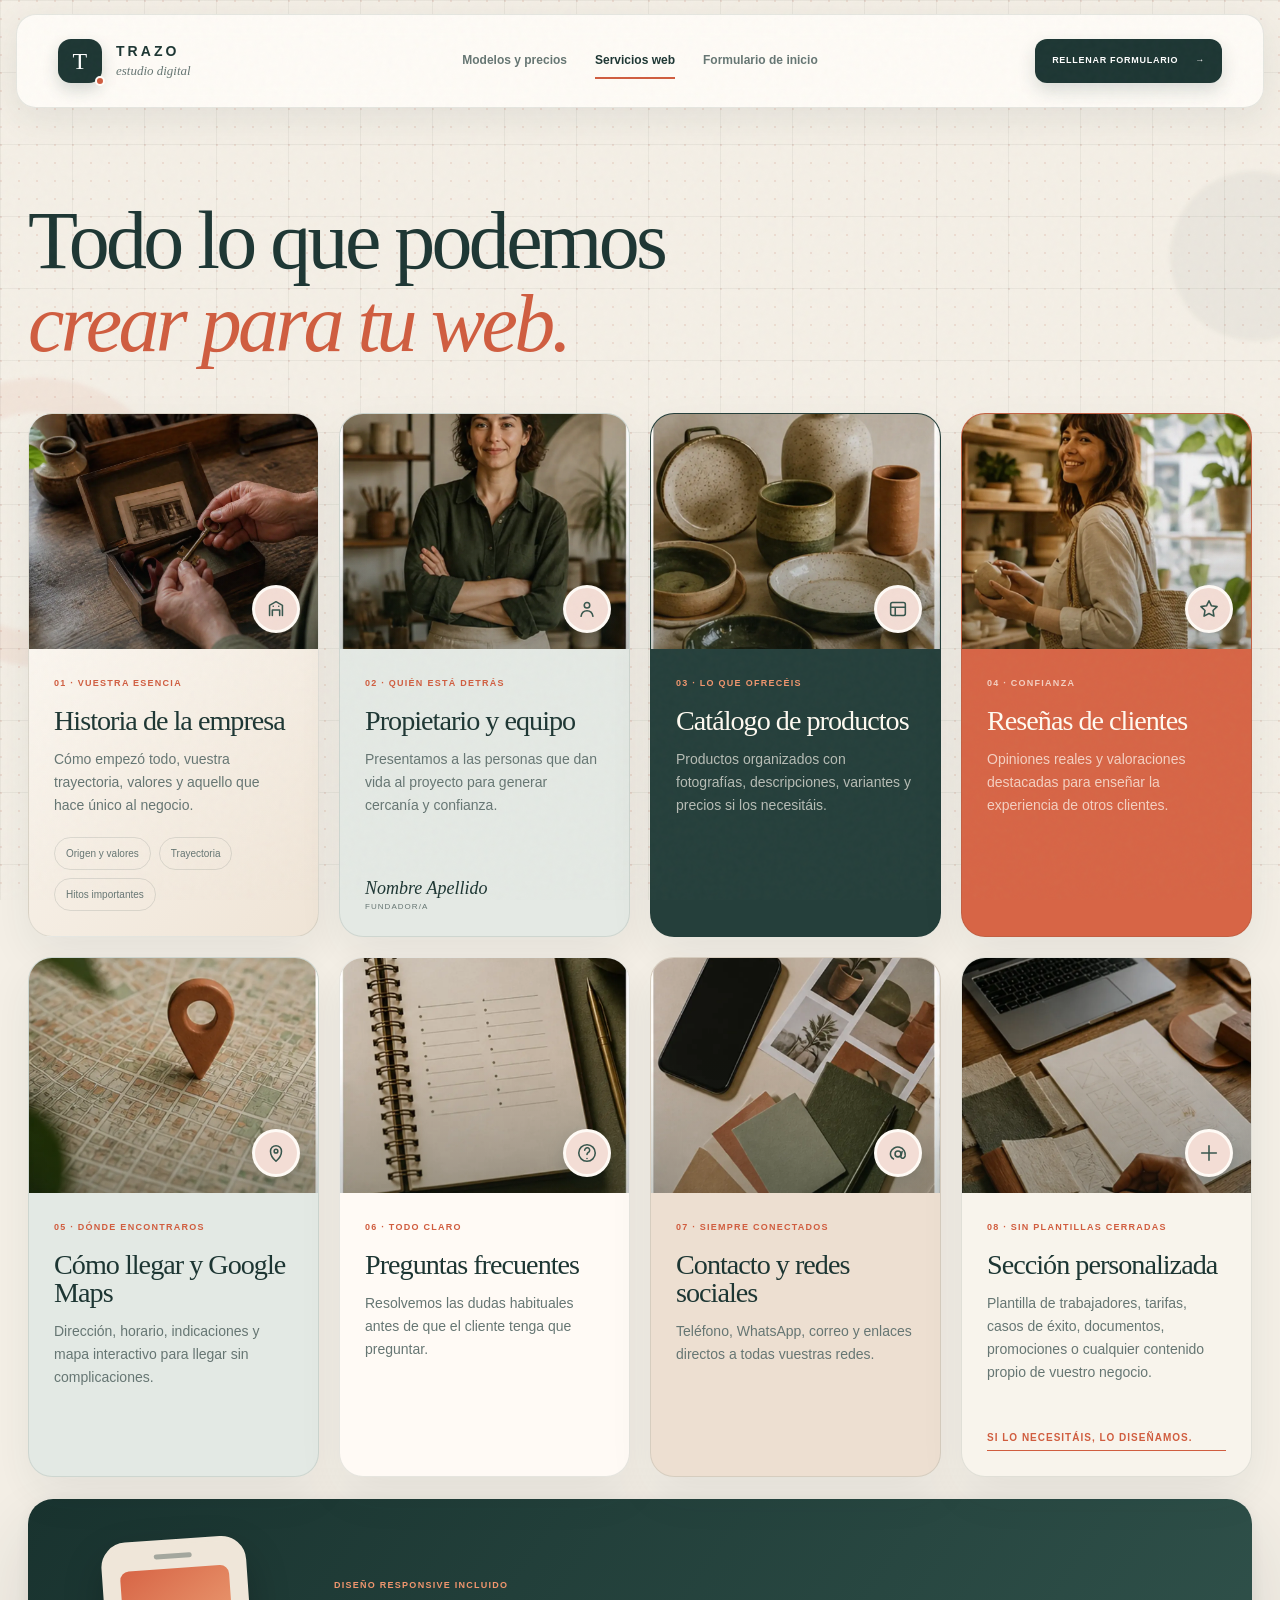
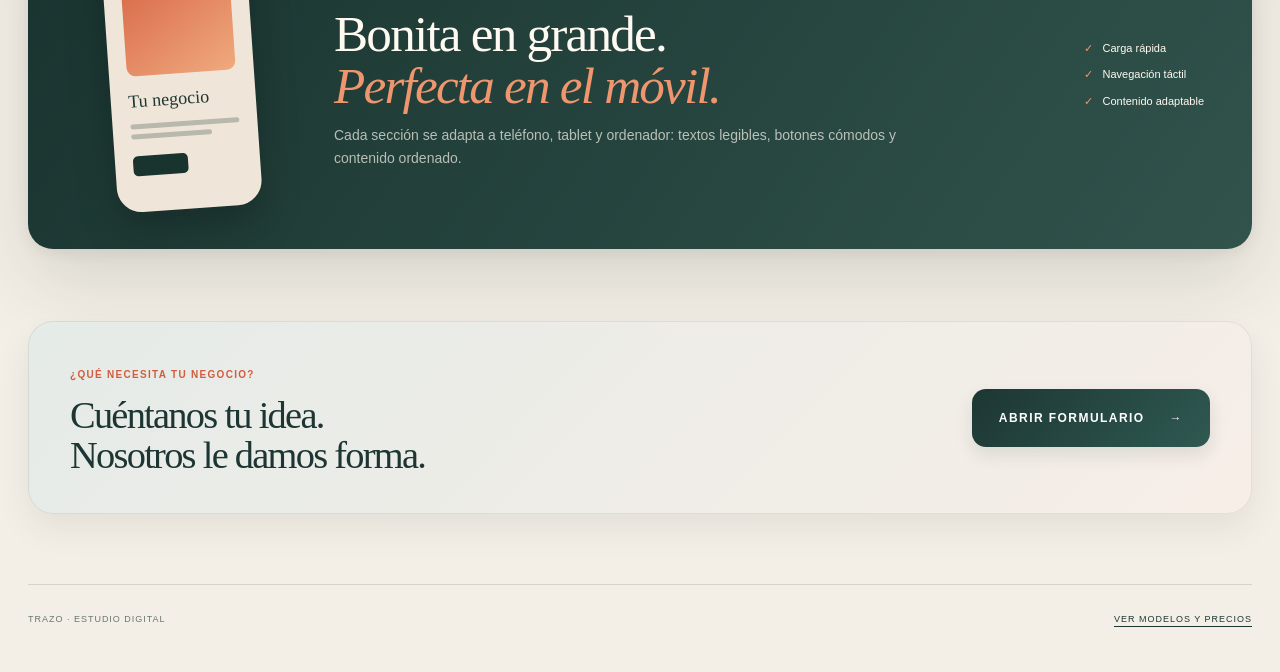
<file: app/servicios/index.html>
<!doctype html>
<html lang="es">
  <head>
    <meta charset="utf-8" />
    <meta name="viewport" content="width=device-width, initial-scale=1" />
    <meta name="theme-color" content="#f1eee8" />
    <title>Servicios web — Trazo estudio digital</title>
    <meta name="description" content="Descubre todas las secciones y contenidos que podemos crear para la web de tu negocio." />
    <link rel="icon" href="../assets/favicon.svg" type="image/svg+xml" />
    <link rel="stylesheet" href="../assets/styles.css?v=20260812-7" />
  </head>
  <body class="models-page services-page">
    <div class="paper-grain" aria-hidden="true"></div>
    <header class="topbar models-topbar">
      <a class="brand" href="../" aria-label="Trazo, inicio">
        <span class="brand-mark">T<span></span></span>
        <span><strong>TRAZO</strong><small>estudio digital</small></span>
      </a>
      <nav class="models-nav" aria-label="Navegación principal">
        <a href="../modelos/">Modelos y precios</a>
        <a class="active" href="./">Servicios web</a>
        <a href="../">Formulario de inicio</a>
      </nav>
      <div class="services-header-actions">
        <a class="models-mobile-link" href="../modelos/">Modelos y precios</a>
        <a class="models-cta" href="../">Rellenar formulario <span>→</span></a>
      </div>
    </header>

    <main class="models-shell services-shell">
      <section class="models-hero services-hero">
        <h1 id="contents-title">Todo lo que podemos<br /><em>crear para tu web.</em></h1>
      </section>

      <section class="web-contents services-contents" aria-labelledby="contents-title">
        <div class="services-gallery-hint" aria-hidden="true"><span>Desliza las tarjetas</span><i><b></b></i></div>
        <div class="contents-grid" role="list" aria-label="Servicios que podemos incluir en tu web">
          <article class="content-card content-card--story">
            <figure class="service-photo"><img src="../assets/services/service-00.webp?v=20260812-1" alt="Recuerdos de los orígenes de un negocio familiar: una llave antigua y la foto del primer local" loading="lazy" /><span aria-hidden="true"><svg viewBox="0 0 24 24"><path d="M5 19V8l7-4 7 4v11M8 19v-6h8v6M9 9h.01M15 9h.01"/></svg></span></figure>
            <div class="content-card-copy"><span class="content-index">01 · Vuestra esencia</span><h3>Historia de la empresa</h3><p>Cómo empezó todo, vuestra trayectoria, valores y aquello que hace único al negocio.</p><ul><li>Origen y valores</li><li>Trayectoria</li><li>Hitos importantes</li></ul></div>
          </article>
          <article class="content-card content-card--owner">
            <figure class="service-photo"><img src="../assets/services/service-01.webp" alt="Propietaria de un pequeño negocio en su estudio" loading="lazy" /><span aria-hidden="true"><svg viewBox="0 0 24 24"><circle cx="12" cy="8" r="3"/><path d="M5.5 20c.7-4 2.8-6 6.5-6s5.8 2 6.5 6"/></svg></span></figure>
            <div class="content-card-copy"><span class="content-index">02 · Quién está detrás</span><h3>Propietario y equipo</h3><p>Presentamos a las personas que dan vida al proyecto para generar cercanía y confianza.</p><span class="sample-signature">Nombre Apellido <small>Fundador/a</small></span></div>
          </article>
          <article class="content-card content-card--catalog">
            <figure class="service-photo"><img src="../assets/services/service-02.webp" alt="Colección de productos artesanales preparada para un catálogo" loading="lazy" /><span aria-hidden="true"><svg viewBox="0 0 24 24"><rect x="4" y="5" width="16" height="14" rx="2"/><path d="M4 10h16M9 10v9"/></svg></span></figure>
            <div class="content-card-copy"><span class="content-index">03 · Lo que ofrecéis</span><h3>Catálogo de productos</h3><p>Productos organizados con fotografías, descripciones, variantes y precios si los necesitáis.</p></div>
          </article>
          <article class="content-card content-card--reviews">
            <figure class="service-photo"><img src="../assets/services/service-03.webp" alt="Clienta satisfecha en una tienda independiente" loading="lazy" /><span aria-hidden="true"><svg viewBox="0 0 24 24"><path d="M12 3l2.7 5.5 6.1.9-4.4 4.3 1 6.1-5.4-2.9-5.4 2.9 1-6.1-4.4-4.3 6.1-.9z"/></svg></span></figure>
            <div class="content-card-copy"><span class="content-index">04 · Confianza</span><h3>Reseñas de clientes</h3><p>Opiniones reales y valoraciones destacadas para enseñar la experiencia de otros clientes.</p></div>
          </article>
          <article class="content-card content-card--location">
            <figure class="service-photo"><img src="../assets/services/service-04.webp" alt="Mapa de ciudad con un marcador de ubicación" loading="lazy" /><span aria-hidden="true"><svg viewBox="0 0 24 24"><path d="M12 21s6-5.2 6-11a6 6 0 10-12 0c0 5.8 6 11 6 11z"/><circle cx="12" cy="10" r="2"/></svg></span></figure>
            <div class="content-card-copy"><span class="content-index">05 · Dónde encontraros</span><h3>Cómo llegar y Google Maps</h3><p>Dirección, horario, indicaciones y mapa interactivo para llegar sin complicaciones.</p></div>
          </article>
          <article class="content-card content-card--faq">
            <figure class="service-photo"><img src="../assets/services/service-05.webp" alt="Cuaderno organizado con una lista de preguntas" loading="lazy" /><span aria-hidden="true"><svg viewBox="0 0 24 24"><path d="M9.5 9a2.7 2.7 0 115 1.4c-.7 1.1-2.5 1.4-2.5 3.1M12 18h.01"/><circle cx="12" cy="12" r="9"/></svg></span></figure>
            <div class="content-card-copy"><span class="content-index">06 · Todo claro</span><h3>Preguntas frecuentes</h3><p>Resolvemos las dudas habituales antes de que el cliente tenga que preguntar.</p></div>
          </article>
          <article class="content-card content-card--social">
            <figure class="service-photo"><img src="../assets/services/service-06.webp" alt="Teléfono y materiales para planificar redes sociales" loading="lazy" /><span aria-hidden="true"><svg viewBox="0 0 24 24"><path d="M7 18.5c-2.4-1.6-3.8-4.5-3-7.5a8.2 8.2 0 0115.8 4.2c-.5 1.8-2 2.8-3.4 2.4-1-.3-1.5-1.2-1.2-2.3l1.3-5"/><circle cx="12" cy="13" r="3.2"/></svg></span></figure>
            <div class="content-card-copy"><span class="content-index">07 · Siempre conectados</span><h3>Contacto y redes sociales</h3><p>Teléfono, WhatsApp, correo y enlaces directos a todas vuestras redes.</p></div>
          </article>
          <article class="content-card content-card--custom">
            <figure class="service-photo"><img src="../assets/services/service-07.webp" alt="Mesa de diseño con bocetos y muestras de materiales" loading="lazy" /><span aria-hidden="true"><svg viewBox="0 0 24 24"><path d="M12 4v16M4 12h16"/></svg></span></figure>
            <div class="content-card-copy"><span class="content-index">08 · Sin plantillas cerradas</span><h3>Sección personalizada</h3><p>Plantilla de trabajadores, tarifas, casos de éxito, documentos, promociones o cualquier contenido propio de vuestro negocio.</p><span class="custom-note">Si lo necesitáis, lo diseñamos.</span></div>
          </article>
        </div>
        <div class="services-gallery-progress" aria-label="Navegación entre servicios"></div>
        <div class="responsive-promise">
          <div class="phone-demo" aria-hidden="true"><span><i></i><b>Tu negocio</b><em></em><em></em><small></small></span></div>
          <div><span class="content-index">Diseño responsive incluido</span><h3>Bonita en grande.<br /><em>Perfecta en el móvil.</em></h3><p>Cada sección se adapta a teléfono, tablet y ordenador: textos legibles, botones cómodos y contenido ordenado.</p></div>
          <ul><li>Carga rápida</li><li>Navegación táctil</li><li>Contenido adaptable</li></ul>
        </div>
      </section>

      <section class="models-bottom"><div class="models-bottom-copy"><span>¿Qué necesita tu negocio?</span><h2>Cuéntanos tu idea.<br />Nosotros le damos forma.</h2></div><a class="button primary" href="../">Abrir formulario <span>→</span></a></section>
    </main>
    <footer class="models-footer"><span>TRAZO · Estudio digital</span><a href="../modelos/">Ver modelos y precios</a></footer>
    <script src="../assets/services.js?v=20260812-6"></script>
  </body>
</html>
</file>
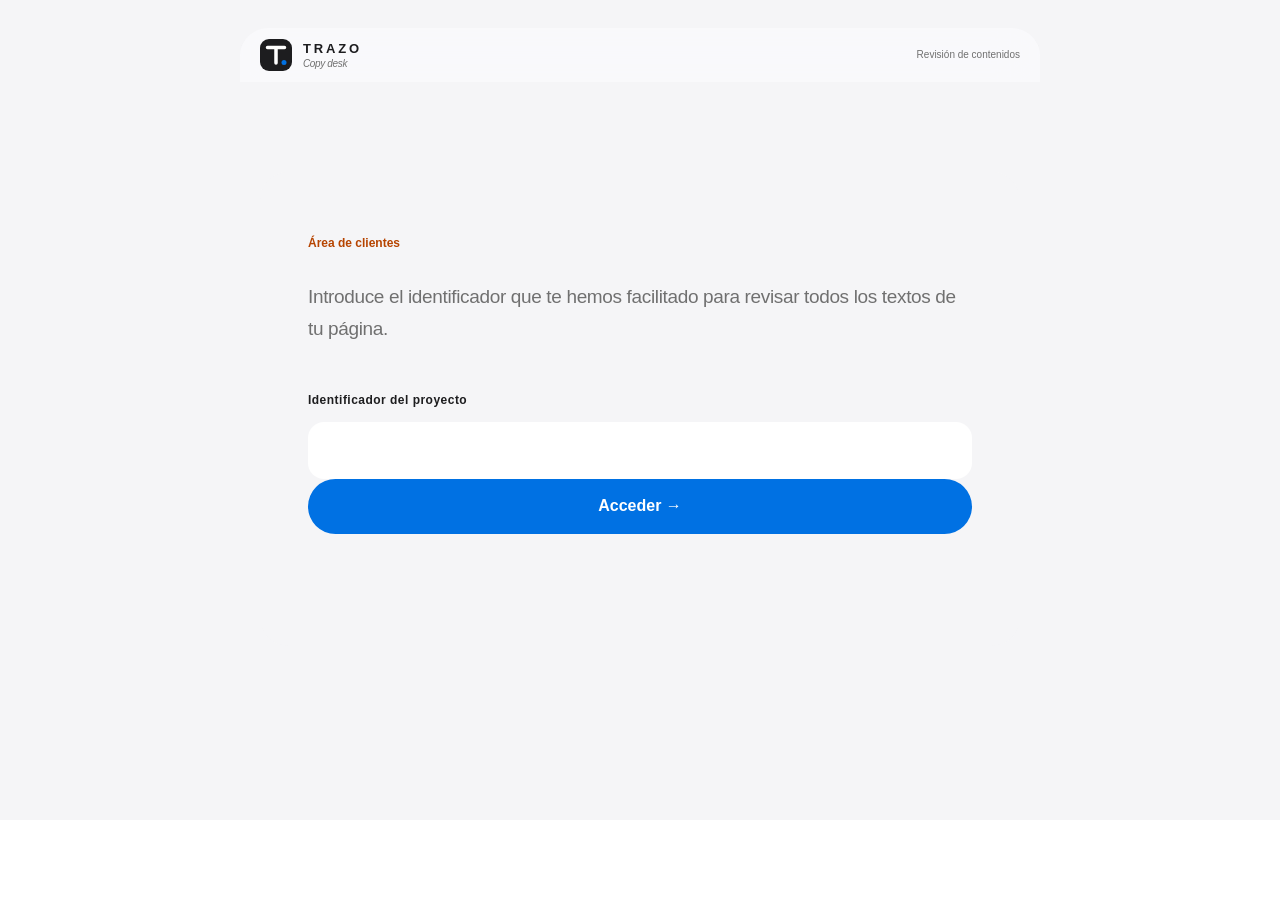
<file: app/textos/index.html>
<!doctype html>
<html lang="es">
<head>
  <meta charset="utf-8" />
  <meta name="viewport" content="width=device-width,initial-scale=1,viewport-fit=cover" />
  <meta name="theme-color" content="#ffffff" />
  <title>Revisión de textos · Trazo</title>
  <meta name="description" content="Revisa y propón cambios en los textos de tu página web." />
  <link rel="icon" href="../assets/trazo-mark.svg" type="image/svg+xml" />
  <link rel="manifest" href="../manifest.webmanifest" />
  <link rel="stylesheet" href="./texts.css?v=20260825-1" />
  <link rel="stylesheet" href="./texts-mobile.css?v=4" />
</head>
<body>
  <div class="app-splash" aria-hidden="true"><div class="splash-lockup"><img src="../assets/trazo-mark.svg" alt="" /><span>Trazo · Copy Desk</span><i class="splash-line"></i></div></div>
  <header class="topbar"><a class="brand" href="../"><img src="../assets/trazo-mark.svg" alt="" /><span><strong>TRAZO</strong><small>Copy desk</small></span></a><span>Revisión de contenidos</span></header>
  <main>
    <section class="access" id="access">
      <p class="kicker">Área de clientes</p>
      <p class="lead">Introduce el identificador que te hemos facilitado para revisar todos los textos de tu página.</p>
      <form id="accessForm"><label for="identifier">Identificador del proyecto</label><div class="access-row"><input id="identifier" name="identifier" autocomplete="off" autocapitalize="none" spellcheck="false" required /><button>Acceder <span>→</span></button></div><p class="error" id="accessError" role="alert"></p></form>
    </section>

    <section class="editor" id="editor" hidden>
      <div class="editor-head"><div><p class="kicker">Proyecto <span id="projectId"></span></p><h1 id="projectName"></h1><p class="lead">Modifica solo lo que quieras cambiar. Los textos originales se conservarán hasta que revisemos y apliquemos tu propuesta.</p></div><button class="quiet" id="exit" type="button">Cambiar proyecto</button></div>
      <div class="toolbar"><label><span>Buscar un texto</span><input id="search" type="search" placeholder="Título, palabra o identificador…" /></label><div><strong id="changeCount">0 cambios</strong><span id="resultCount"></span></div></div>
      <form id="textsForm">
        <div id="textList" class="text-list"></div>
        <section class="additions"><div><p class="kicker">Contenido nuevo</p><h2>¿Falta algún texto?</h2><p>Añade una propuesta e indica dónde te gustaría verla. Puedes crear tantas como necesites.</p></div><div id="additionList"></div><button class="secondary" id="addText" type="button">+ Añadir otro texto</button></section>
        <div class="submit-bar"><div><strong id="bottomCount">0 cambios preparados</strong><small>Podrás seguir revisando antes de enviarlos.</small></div><button id="submitButton" type="submit">Enviar cambios <span>→</span></button></div>
        <p class="error submit-error" id="submitError" role="alert"></p>
      </form>
    </section>

    <section class="success" id="success" hidden><p class="kicker">Propuesta recibida</p><h1>Gracias por revisar<br />cada palabra.</h1><p class="lead">Hemos guardado tus cambios. Los revisaremos antes de aplicarlos a la web.</p><div class="reference"><small>Referencia</small><strong id="reference"></strong></div><button id="reviewAgain" type="button">Volver a los textos</button></section>
  </main>
  <script src="../assets/pwa.js"></script>
  <script src="./texts.js?v=3"></script>
</body>
</html>
</file>
<file: assets/styles.css>
:root {
  --paper: #f4efe6;
  --paper-deep: #e9e0d2;
  --ink: #25352f;
  --ink-soft: #657069;
  --accent: #b6533b;
  --accent-dark: #8d3929;
  --line: rgba(37, 53, 47, 0.17);
  --white: #fffdf8;
  --shadow: 0 28px 70px rgba(49, 37, 24, 0.12);
  --serif: Georgia, "Times New Roman", serif;
  --sans: "Avenir Next", "Gill Sans", "Trebuchet MS", sans-serif;
}

* { box-sizing: border-box; }
html { scroll-behavior: smooth; }
body {
  margin: 0;
  min-width: 320px;
  color: var(--ink);
  background: var(--paper);
  font-family: var(--sans);
  font-size: 16px;
  line-height: 1.5;
}
button, input, textarea, select { font: inherit; }
button, label, input[type="color"] { -webkit-tap-highlight-color: transparent; }

.paper-grain {
  position: fixed;
  inset: 0;
  pointer-events: none;
  z-index: 20;
  opacity: .19;
  background-image: url("data:image/svg+xml,%3Csvg viewBox='0 0 160 160' xmlns='http://www.w3.org/2000/svg'%3E%3Cfilter id='n'%3E%3CfeTurbulence type='fractalNoise' baseFrequency='.88' numOctaves='2' stitchTiles='stitch'/%3E%3C/filter%3E%3Crect width='100%25' height='100%25' filter='url(%23n)' opacity='.15'/%3E%3C/svg%3E");
}

.topbar {
  height: 88px;
  padding: 0 clamp(22px, 4vw, 68px);
  border-bottom: 1px solid var(--line);
  display: grid;
  grid-template-columns: 1fr minmax(220px, 390px) 1fr;
  align-items: center;
  gap: 32px;
  background: rgba(244, 239, 230, .88);
  backdrop-filter: blur(16px);
  position: sticky;
  top: 0;
  z-index: 10;
}
.brand { color: var(--ink); display: flex; align-items: center; gap: 11px; text-decoration: none; width: max-content; }
.brand-mark { width: 36px; height: 36px; border: 1px solid var(--ink); display: grid; place-items: center; font: 22px/1 var(--serif); position: relative; }
.brand-mark span { width: 6px; height: 6px; background: var(--accent); border-radius: 50%; position: absolute; right: -3px; bottom: -3px; }
.brand strong { display: block; font-size: 13px; letter-spacing: .22em; line-height: 1; }
.brand small { display: block; font: italic 12px var(--serif); color: var(--ink-soft); margin-top: 3px; }
.top-progress { display: flex; align-items: center; gap: 14px; font-size: 11px; text-transform: uppercase; letter-spacing: .12em; white-space: nowrap; }
.progress-track { height: 2px; width: 100%; background: var(--line); overflow: hidden; }
.progress-track span { display: block; height: 100%; background: var(--accent); width: 14.28%; transition: width .45s ease; }
.text-button { border: 0; background: none; color: var(--ink); text-decoration: underline; text-underline-offset: 5px; justify-self: end; cursor: pointer; font-size: 13px; }

.shell {
  width: min(1380px, calc(100% - 56px));
  margin: 0 auto;
  display: grid;
  grid-template-columns: minmax(0, 1fr) minmax(360px, 470px);
  gap: clamp(55px, 8vw, 130px);
  padding: 72px 0 100px;
}
.form-column { min-width: 0; max-width: 760px; }
.intro-tag, .eyebrow { text-transform: uppercase; letter-spacing: .15em; font-size: 11px; font-weight: 700; }
.intro-tag { display: flex; align-items: center; gap: 9px; margin-bottom: 28px; color: var(--ink-soft); }
.intro-tag i { display: block; width: 8px; height: 8px; border-radius: 50%; background: var(--accent); }
.eyebrow { color: var(--accent); margin: 0 0 18px; }
h1, h2 { font: 400 clamp(44px, 5vw, 68px)/.98 var(--serif); letter-spacing: -.045em; margin: 0; }
h1 em, h2 em { color: var(--accent); font-weight: inherit; }
.lead { color: var(--ink-soft); font: 18px/1.7 var(--serif); max-width: 650px; margin: 26px 0 42px; }
.step { display: none; animation: step-in .48s cubic-bezier(.2,.8,.2,1); }
.step.active { display: block; }
@keyframes step-in { from { opacity: 0; transform: translateY(12px); } to { opacity: 1; transform: none; } }

fieldset { border: 0; padding: 0; margin: 0 0 36px; min-width: 0; }
legend { font-size: 13px; letter-spacing: .06em; text-transform: uppercase; font-weight: 700; margin-bottom: 15px; }
.field-grid { display: grid; gap: 22px; margin-bottom: 22px; }
.field-grid.two { grid-template-columns: 1fr 1fr; }
.field { display: flex; flex-direction: column; gap: 8px; margin-bottom: 22px; font-size: 13px; font-weight: 700; letter-spacing: .025em; }
.field b, .consent b { color: var(--accent); }
.field input, .field textarea, .field select, .social-grid input {
  width: 100%;
  color: var(--ink);
  background: rgba(255, 253, 248, .58);
  border: 1px solid var(--line);
  border-radius: 0;
  padding: 15px 16px;
  outline: none;
  transition: border-color .2s, background .2s, box-shadow .2s;
}
.field textarea { resize: vertical; min-height: 120px; }
.field input:focus, .field textarea:focus, .field select:focus, .social-grid input:focus { border-color: var(--accent); background: var(--white); box-shadow: 0 0 0 3px rgba(182,83,59,.09); }
.field small { color: var(--ink-soft); font-weight: 400; font-size: 12px; }
input::placeholder, textarea::placeholder { color: #9a9d94; }

.choice-grid { display: grid; gap: 12px; }
.choice-grid.three { grid-template-columns: repeat(3, 1fr); }
.choice-card, .style-card, .type-choices label {
  position: relative;
  min-width: 0;
  border: 1px solid var(--line);
  background: rgba(255,253,248,.43);
  padding: 20px;
  cursor: pointer;
  transition: transform .2s, background .2s, border-color .2s, box-shadow .2s;
}
.choice-card:hover, .style-card:hover, .type-choices label:hover { transform: translateY(-2px); background: var(--white); }
.choice-card:has(input:checked), .style-card:has(input:checked), .type-choices label:has(input:checked) { border-color: var(--accent); background: var(--white); box-shadow: inset 0 0 0 1px var(--accent); }
.choice-card input, .style-card input, .type-choices input { position: absolute; opacity: 0; pointer-events: none; }
.choice-card strong, .choice-card small { display: block; }
.choice-card strong { font: 16px/1.25 var(--serif); margin: 23px 0 5px; }
.choice-card small { font-size: 11px; color: var(--ink-soft); }
.choice-index { border: 1px solid var(--line); border-radius: 50%; width: 28px; height: 28px; display: grid; place-items: center; font: 11px var(--sans); }
.choice-card:has(input:checked) .choice-index { background: var(--accent); border-color: var(--accent); color: white; }
.choice-card:has(input:checked)::after, .style-card:has(input:checked)::after, .type-choices label:has(input:checked)::after {
  content: "✓"; position: absolute; top: 10px; right: 12px; font-size: 12px; color: var(--accent);
}
.choice-grid.compact .choice-card { padding: 16px; }
.choice-grid.compact .choice-card strong { margin-top: 15px; }

.upload-box { border: 1px dashed rgba(37,53,47,.34); background: rgba(255,255,255,.22); min-height: 92px; display: flex; align-items: center; gap: 18px; padding: 20px; cursor: pointer; margin: -16px 0 16px; transition: .2s; }
.upload-box:hover, .upload-box.dragging { border-color: var(--accent); background: rgba(255,253,248,.7); }
.upload-box input { display: none; }
.upload-box span:not(.upload-symbol) { display: flex; flex-direction: column; }
.upload-box strong { font: 15px var(--serif); }
.upload-box small { color: var(--ink-soft); margin-top: 4px; font-size: 11px; }
.upload-symbol { width: 38px; height: 38px; border-radius: 50%; display: grid; place-items: center; background: var(--ink); color: white; font-size: 20px; }
.file-list { display: flex; flex-wrap: wrap; gap: 8px; margin-bottom: 32px; }
.file-pill { font-size: 11px; border: 1px solid var(--line); padding: 7px 10px; background: var(--white); }

.palette-dots { display: flex; }
.palette-dots i { width: 26px; height: 26px; border-radius: 50%; border: 2px solid var(--paper); margin-left: -6px; }
.palette-dots i:first-child { margin-left: 0; }
.terracotta { background: #b6533b; }.ink { background: #25352f; }.cream { background: #e9d8b5; }
.olive { background: #6f7551; }.peach { background: #dc8d6d; }.sand { background: #e6cfaa; }
.blue { background: #26465a; }.sky { background: #8bb4bf; }.white { background: #fff; }
.color-row { display: grid; grid-template-columns: 1fr 1fr; align-items: end; gap: 15px; padding: 18px; border: 1px solid var(--line); margin-bottom: 30px; }
.color-row label { font-size: 11px; text-transform: uppercase; letter-spacing: .08em; display: flex; align-items: center; justify-content: space-between; gap: 10px; }
.color-row input { width: 44px; height: 32px; padding: 2px; border: 1px solid var(--line); background: none; cursor: pointer; }
.color-row .hint { grid-column: 1/-1; color: var(--ink-soft); font: italic 12px var(--serif); }

.style-grid { display: grid; grid-template-columns: repeat(3, 1fr); gap: 13px; }
.style-card { display: block; padding: 0 0 16px; overflow: hidden; }
.style-card strong, .style-card small { display: block; padding: 0 15px; }
.style-card strong { font: 17px var(--serif); margin-top: 14px; }
.style-card small { color: var(--ink-soft); font-size: 10px; margin-top: 3px; }
.style-art { height: 110px; display: grid; place-items: center; overflow: hidden; position: relative; }
.modern .style-art { background: #d2d9d2; }
.modern .style-art i { width: 64px; height: 64px; border: 14px solid #496961; border-radius: 50%; }
.modern .style-art b { width: 55px; height: 16px; background: #e96a45; position: absolute; transform: rotate(-32deg); }
.elegant .style-art { color: #e8d8c0; background: #192c25; font: italic 44px var(--serif); }
.classic .style-art { color: #f0dfbb; background: #724137; font: 17px var(--serif); grid-template-rows: 1fr auto; padding: 24px; }
.classic .style-art b { font: 9px var(--sans); letter-spacing: .3em; }
.minimal .style-art { background: #eeeae2; }
.minimal .style-art i { width: 45px; height: 45px; border: 1px solid #252525; }
.minimal .style-art i::after { content: ""; display: block; width: 1px; height: 70px; background: #cc4e35; transform: rotate(45deg) translate(8px, -22px); }
.casual .style-art { background: #e89a58; color: #24392f; font: italic bold 32px var(--serif); transform-origin: center; }
.casual .style-art i { transform: rotate(-8deg); }
.rustic .style-art { background: #c9b89a; color: #3b4432; font: 23px var(--serif); grid-template-rows: 1fr auto; padding: 22px; }
.rustic .style-art b { font: italic 13px var(--serif); }
.type-choices { display: grid; grid-template-columns: repeat(4, 1fr); gap: 10px; }
.type-choices label { text-align: center; padding: 19px 10px; }
.type-choices label > span { height: 38px; display: block; font-size: 31px; }
.type-choices strong, .type-choices small { display: block; }
.type-choices strong { font: 14px var(--serif); margin: 9px 0 3px; }
.type-choices small { font-size: 9px; color: var(--ink-soft); }
.type-choices .serif { font-family: Georgia, serif; }.type-choices .sans { font-family: "Trebuchet MS", sans-serif; font-weight: 300; }.type-choices .script { font-family: cursive; font-style: italic; }.mixed { font-family: Georgia; }.mixed span { font: 20px sans-serif; }

.check-list { display: grid; grid-template-columns: 1fr 1fr; border-top: 1px solid var(--line); }
.check-list label { min-height: 70px; border-bottom: 1px solid var(--line); display: grid; grid-template-columns: 26px 1fr; align-content: center; column-gap: 10px; cursor: pointer; padding: 12px 15px 12px 3px; }
.check-list label:nth-child(odd) { border-right: 1px solid var(--line); }
.check-list input, .inline-check input, .consent input { appearance: none; width: 18px; height: 18px; border: 1px solid var(--ink-soft); grid-row: span 2; margin: 2px 0 0; display: grid; place-items: center; }
.check-list input:checked, .inline-check input:checked, .consent input:checked { background: var(--accent); border-color: var(--accent); }
.check-list input:checked::after, .inline-check input:checked::after, .consent input:checked::after { content: "✓"; color: white; font-size: 11px; }
.check-list span { font: 15px var(--serif); }
.check-list small { color: var(--ink-soft); font-size: 10px; }

.feature-list { display: grid; grid-template-columns: 1fr 1fr; gap: 10px; }
.feature-list label { border: 1px solid var(--line); padding: 15px; display: flex; gap: 12px; cursor: pointer; background: rgba(255,253,248,.3); }
.feature-list label:has(input:checked) { border-color: var(--accent); background: var(--white); box-shadow: inset 3px 0 var(--accent); }
.feature-list input { accent-color: var(--accent); }
.feature-list span, .feature-list b, .feature-list small { display: block; }
.feature-list b { font: 15px var(--serif); }
.feature-list small { color: var(--ink-soft); font-size: 10px; margin-top: 3px; }
.social-grid { display: grid; grid-template-columns: 1fr 1fr; gap: 12px; }
.social-grid .field { margin: 0; }
.included-note { border: 1px solid var(--accent); background: rgba(182,83,59,.06); padding: 17px; display: flex; align-items: center; gap: 15px; }
.included-note > span { border-radius: 50%; width: 34px; height: 34px; background: var(--accent); color: white; display: grid; place-items: center; flex: 0 0 auto; }
.included-note p, .included-note strong { display: block; margin: 0; }
.included-note p { color: var(--ink-soft); font-size: 11px; }.included-note strong { color: var(--ink); font: 15px var(--serif); }

.domain-box { height: 72px; display: flex; align-items: center; border: 1px solid var(--line); background: var(--white); padding: 0 22px; font: 23px var(--serif); margin-bottom: 12px; }
.domain-box input { border: 0; outline: 0; background: none; min-width: 0; flex: 1; color: var(--accent); font: inherit; }
.inline-check, .consent { display: flex; gap: 10px; align-items: flex-start; font-size: 12px; color: var(--ink-soft); cursor: pointer; }
.maintenance-options { display: grid; gap: 10px; }
.maintenance-options label { border: 1px solid var(--line); padding: 17px; display: flex; gap: 13px; align-items: flex-start; cursor: pointer; position: relative; }
.maintenance-options label:has(input:checked) { border-color: var(--accent); background: var(--white); box-shadow: inset 3px 0 var(--accent); }
.maintenance-options input { accent-color: var(--accent); }
.maintenance-options span, .maintenance-options b, .maintenance-options small { display: block; }
.maintenance-options b { font: 16px var(--serif); }
.maintenance-options small { color: var(--ink-soft); margin-top: 3px; }
.maintenance-options em { margin-left: auto; color: var(--accent); text-transform: uppercase; font-size: 9px; letter-spacing: .12em; font-style: normal; }

.summary { border: 1px solid var(--line); margin: 30px 0; background: rgba(255,253,248,.45); }
.summary-title { padding: 13px 18px; border-bottom: 1px solid var(--line); text-transform: uppercase; font-size: 10px; letter-spacing: .14em; }
.summary-grid { display: grid; grid-template-columns: repeat(2, 1fr); }
.summary-item { padding: 16px 18px; border-bottom: 1px solid var(--line); }
.summary-item:nth-child(odd) { border-right: 1px solid var(--line); }
.summary-item small, .summary-item strong { display: block; }
.summary-item small { color: var(--ink-soft); font-size: 9px; text-transform: uppercase; letter-spacing: .1em; }
.summary-item strong { font: 14px/1.4 var(--serif); margin-top: 5px; font-weight: 400; }
.consent { padding: 16px; background: var(--paper-deep); }

.form-nav { display: flex; justify-content: space-between; margin-top: 42px; padding-top: 24px; border-top: 1px solid var(--line); }
.button { min-height: 52px; padding: 0 23px; border: 1px solid var(--ink); cursor: pointer; transition: .2s; font-size: 12px; text-transform: uppercase; letter-spacing: .12em; }
.button.primary { background: var(--ink); color: white; margin-left: auto; }
.button.primary:hover { background: var(--accent); border-color: var(--accent); transform: translateY(-2px); }
.button.secondary { background: transparent; color: var(--ink); }
.button.secondary:hover { background: var(--white); }
.button.submit { display: none; }
.form-error { display: none; background: #f4d7cf; color: #7e2b1c; padding: 13px 16px; margin-top: 20px; font-size: 13px; }
.form-error.visible { display: block; }

.preview-column { align-self: start; position: sticky; top: 130px; }
.preview-kicker { display: flex; justify-content: space-between; align-items: center; margin-bottom: 12px; text-transform: uppercase; letter-spacing: .14em; font-size: 9px; color: var(--ink-soft); }
.preview-kicker i { font-style: normal; display: flex; align-items: center; gap: 6px; }
.preview-kicker i::before { content: ""; width: 6px; height: 6px; background: #6b9d6f; border-radius: 50%; box-shadow: 0 0 0 4px rgba(107,157,111,.15); }
.site-preview { color: var(--preview-paper, #f4efe6); background: var(--preview-primary, #b6533b); min-height: 505px; padding: 24px; box-shadow: var(--shadow); display: flex; flex-direction: column; position: relative; overflow: hidden; transition: background .35s, color .35s, border-radius .35s; }
.site-preview::before { content: ""; position: absolute; width: 310px; height: 310px; border: 1px solid currentColor; border-radius: 50%; opacity: .14; right: -120px; top: 62px; }
.site-preview::after { content: ""; position: absolute; width: 220px; height: 220px; background: var(--preview-secondary, #25352f); border-radius: 50%; opacity: .22; right: -70px; bottom: -70px; }
.preview-nav { display: flex; align-items: center; gap: 12px; position: relative; z-index: 1; }
.preview-nav > span { font-size: 9px; letter-spacing: .14em; font-weight: bold; margin-right: auto; }
.preview-nav i { display: block; width: 24px; height: 1px; background: currentColor; opacity: .55; }
.preview-nav button { border: 1px solid currentColor; background: none; color: inherit; font-size: 7px; padding: 8px 10px; }
.preview-hero { margin: auto 0; position: relative; z-index: 1; max-width: 340px; }
.preview-hero small { letter-spacing: .28em; font-size: 7px; }
.preview-hero h3 { font: 400 clamp(38px, 4vw, 58px)/.92 var(--serif); letter-spacing: -.04em; margin: 13px 0; overflow-wrap: anywhere; transition: font-family .25s; }
.preview-hero p { font: italic 15px/1.5 var(--serif); opacity: .8; }
.preview-hero > span { display: inline-block; font-size: 8px; letter-spacing: .18em; border-bottom: 1px solid currentColor; padding-bottom: 5px; margin-top: 15px; }
.preview-bottom { position: relative; z-index: 1; display: flex; justify-content: space-between; align-items: end; }
.preview-bottom p { font: italic 10px var(--serif); margin: 0; opacity: .7; }
.preview-bottom div { display: flex; gap: 5px; }.preview-bottom b { width: 24px; height: 29px; display: block; background: var(--preview-secondary, #25352f); opacity: .7; }
.site-preview.style-Moderna { border-radius: 0 0 55px 0; }
.site-preview.style-Elegante { --preview-paper: #ead9bf; filter: saturate(.72); }
.site-preview.style-Clásica { border: 8px double rgba(255,255,255,.35); }
.site-preview.style-Minimalista { background: #ece9e1 !important; color: var(--preview-secondary, #25352f); }
.site-preview.style-Minimalista::after, .site-preview.style-Minimalista::before { display: none; }
.site-preview.style-Informal { border-radius: 22px 3px 32px 6px; transform: rotate(-.4deg); }
.site-preview.style-Artesanal { border-radius: 48% 52% 5px 5px / 8% 8% 5px 5px; }
.preview-caption { font: italic 12px/1.5 var(--serif); color: var(--ink-soft); margin: 15px 5px 26px; }
.help-card { display: flex; align-items: center; gap: 13px; border-top: 1px solid var(--line); padding-top: 18px; }
.help-card > span { width: 35px; height: 35px; border-radius: 50%; background: var(--ink); color: white; display: grid; place-items: center; font: italic 16px var(--serif); }
.help-card p, .help-card strong { display: block; margin: 0; }.help-card p { color: var(--ink-soft); font-size: 10px; }.help-card strong { color: var(--ink); font: 14px var(--serif); margin-bottom: 2px; }

.success { display: none; text-align: center; padding: 50px 0; animation: step-in .5s ease; }
.success.visible { display: block; }
.success-seal { width: 74px; height: 74px; display: grid; place-items: center; margin: 0 auto 25px; border: 1px solid var(--accent); border-radius: 50%; color: white; background: var(--accent); font-size: 25px; box-shadow: 0 0 0 9px var(--paper), 0 0 0 10px var(--accent); }
.success > p:not(.eyebrow) { color: var(--ink-soft); max-width: 550px; margin: 25px auto; font: 17px/1.6 var(--serif); }
.reference { display: inline-flex; gap: 10px; padding: 12px 18px; border: 1px solid var(--line); margin: 10px auto 35px; font-size: 11px; text-transform: uppercase; letter-spacing: .12em; }
.reference strong { color: var(--accent); }
.success .button { display: block; margin: 0 auto; }
.toast { position: fixed; left: 50%; bottom: 30px; transform: translate(-50%, 20px); background: var(--ink); color: white; padding: 12px 18px; font-size: 12px; opacity: 0; pointer-events: none; transition: .25s; z-index: 50; }
.toast.visible { opacity: 1; transform: translate(-50%, 0); }
.sr-only { position: absolute; width: 1px; height: 1px; overflow: hidden; clip: rect(0,0,0,0); }

@media (max-width: 980px) {
  .topbar { grid-template-columns: 1fr auto; }
  .top-progress { grid-row: 2; grid-column: 1/-1; margin: -9px 0 10px; }
  .topbar { height: auto; min-height: 84px; padding-top: 15px; }
  .shell { grid-template-columns: 1fr; width: min(760px, calc(100% - 40px)); padding-top: 50px; }
  .form-column { max-width: none; }
  .preview-column { position: static; display: none; }
}
@media (max-width: 640px) {
  .topbar { padding-inline: 18px; gap: 15px; }
  .brand small { display: none; }.text-button { font-size: 11px; }
  .shell { width: calc(100% - 30px); padding: 40px 0 70px; }
  h1, h2 { font-size: clamp(39px, 12vw, 54px); }
  .lead { font-size: 16px; margin: 22px 0 32px; }
  .field-grid.two, .choice-grid.three, .style-grid, .type-choices, .feature-list, .social-grid { grid-template-columns: 1fr; }
  .choice-grid.three { gap: 8px; }
  .choice-card { padding: 14px 16px; display: grid; grid-template-columns: 34px 1fr; column-gap: 12px; align-items: center; }
  .choice-card strong { margin: 0; }.choice-card small { grid-column: 2; }
  .style-grid { grid-template-columns: 1fr 1fr; }
  .style-art { height: 92px; }
  .type-choices { grid-template-columns: 1fr 1fr; }
  .check-list { grid-template-columns: 1fr; }.check-list label:nth-child(odd) { border-right: 0; }
  .color-row, .summary-grid { grid-template-columns: 1fr; }.color-row .hint { grid-column: auto; }
  .summary-item:nth-child(odd) { border-right: 0; }
  .domain-box { padding: 0 12px; font-size: 17px; }
  .form-nav { position: static; background: transparent; padding: 14px 0; margin-top: 30px; }
  .button { min-height: 48px; padding: 0 16px; font-size: 10px; }
}

@media (prefers-reduced-motion: reduce) {
  *, *::before, *::after { scroll-behavior: auto !important; animation: none !important; transition: none !important; }
}

/* Segunda dirección visual: estudio digital cálido, sólido y contemporáneo */
:root {
  --paper: #f1eee8;
  --paper-deep: #e7e0d5;
  --ink: #1d3633;
  --ink-soft: #667673;
  --accent: #d05d3f;
  --accent-dark: #a43d27;
  --line: rgba(29, 54, 51, .14);
  --white: #fffdf9;
  --shadow: 0 30px 80px rgba(28, 46, 42, .14), 0 4px 18px rgba(28, 46, 42, .07);
}

body {
  font-size: 18px;
  background:
    radial-gradient(circle at 8% 14%, rgba(224, 169, 119, .22), transparent 24%),
    radial-gradient(circle at 92% 74%, rgba(73, 117, 106, .14), transparent 28%),
    linear-gradient(135deg, #f6f2ec 0%, #eee9e1 52%, #f4f0e9 100%);
}

body::before,
body::after {
  content: "";
  position: fixed;
  z-index: -1;
  border-radius: 999px;
  filter: blur(2px);
  pointer-events: none;
}
body::before { width: 220px; height: 220px; left: -105px; top: 42%; border: 34px solid rgba(208, 93, 63, .07); }
body::after { width: 170px; height: 170px; right: -60px; top: 19%; background: rgba(29, 54, 51, .045); }

.topbar {
  width: min(1500px, calc(100% - 32px));
  height: 94px;
  margin: 14px auto 0;
  padding: 0 clamp(22px, 3.2vw, 50px);
  border: 1px solid rgba(29, 54, 51, .11);
  border-radius: 20px;
  background: rgba(255, 253, 249, .88);
  box-shadow: 0 10px 35px rgba(29, 54, 51, .08);
  top: 12px;
}
.brand { gap: 14px; }
.brand-mark {
  width: 44px;
  height: 44px;
  border: 0;
  border-radius: 13px;
  color: white;
  background: var(--ink);
  box-shadow: 0 7px 16px rgba(29, 54, 51, .18);
  font-size: 24px;
}
.brand-mark span { width: 10px; height: 10px; right: -3px; bottom: -3px; border: 2px solid var(--white); }
.brand strong { font-size: 14px; }
.brand small { font-size: 13px; margin-top: 5px; }
.top-progress { font-size: 12px; font-weight: 700; }
.progress-track { height: 6px; padding: 1px; border-radius: 99px; background: rgba(29,54,51,.1); }
.progress-track span { border-radius: 99px; background: linear-gradient(90deg, var(--accent), #e99b66); }
.text-button { padding: 10px 0; font-weight: 700; text-decoration-thickness: 1px; }
.top-actions { justify-self: end; display: flex; align-items: center; gap: 20px; }
.models-link {
  padding: 10px 14px;
  border-radius: 999px;
  color: var(--ink);
  border: 1px solid rgba(29,54,51,.13);
  background: #edf1ef;
  box-shadow: 0 5px 13px rgba(29,54,51,.07);
  text-decoration: none;
  text-transform: uppercase;
  letter-spacing: .09em;
  white-space: nowrap;
  font-size: 9px;
  font-weight: 900;
  transition: .2s;
}
.models-link:hover { color: #fff; transform: translateY(-2px); background: var(--ink); }

.shell {
  width: min(1460px, calc(100% - 56px));
  grid-template-columns: minmax(0, 860px) minmax(390px, 500px);
  gap: clamp(48px, 6vw, 100px);
  padding: 58px 0 110px;
}
.form-column { max-width: 860px; }
.intro-tag {
  width: max-content;
  margin: 0 0 18px 24px;
  padding: 10px 15px;
  border: 1px solid rgba(29,54,51,.1);
  border-radius: 999px;
  background: rgba(255,253,249,.72);
  box-shadow: 0 6px 18px rgba(29,54,51,.05);
  font-size: 12px;
}

#briefForm {
  padding: clamp(34px, 4vw, 58px);
  border: 1px solid rgba(29, 54, 51, .1);
  border-radius: 32px;
  background: rgba(255, 253, 249, .86);
  box-shadow: var(--shadow);
  backdrop-filter: blur(16px);
}
.eyebrow { margin-bottom: 20px; font-size: 12px; }
h1, h2 { font-size: clamp(52px, 5vw, 74px); line-height: 1.01; }
.lead { max-width: 680px; margin: 28px 0 46px; font-size: 20px; line-height: 1.65; }
fieldset { margin-bottom: 42px; }
legend { margin-bottom: 18px; font-size: 14px; }
.field-grid { gap: 24px; }
.field { gap: 10px; margin-bottom: 25px; font-size: 14px; }
.field input,
.field textarea,
.field select,
.social-grid input {
  min-height: 60px;
  border: 1px solid rgba(29, 54, 51, .17);
  border-radius: 14px;
  padding: 17px 18px;
  background: #fff;
  box-shadow: 0 5px 14px rgba(29, 54, 51, .035);
  font-size: 16px;
}
.field textarea { min-height: 138px; }
.field input:focus, .field textarea:focus, .field select:focus, .social-grid input:focus {
  border-color: var(--accent);
  box-shadow: 0 0 0 4px rgba(208, 93, 63, .11), 0 8px 18px rgba(29,54,51,.06);
}
.field small { font-size: 13px; }

.choice-grid { gap: 15px; }
.choice-card,
.style-card,
.type-choices label {
  border: 1px solid rgba(29, 54, 51, .13);
  border-radius: 18px;
  background: #fff;
  box-shadow: 0 8px 22px rgba(29, 54, 51, .055);
}
.choice-card { min-height: 158px; padding: 23px; }
.choice-card:hover, .style-card:hover, .type-choices label:hover {
  transform: translateY(-4px);
  border-color: rgba(208,93,63,.45);
  box-shadow: 0 16px 30px rgba(29,54,51,.10);
}
.choice-card:has(input:checked), .style-card:has(input:checked), .type-choices label:has(input:checked) {
  border-color: var(--accent);
  box-shadow: 0 0 0 2px var(--accent), 0 15px 30px rgba(208,93,63,.12);
  background: linear-gradient(145deg, #fff 20%, #fff5ef 100%);
}
.choice-index { width: 34px; height: 34px; border: 0; background: #edf1ef; font-weight: 800; }
.choice-card strong { margin-top: 27px; font-size: 18px; }
.choice-card small { margin-top: 4px; font-size: 13px; line-height: 1.45; }
.choice-card:has(input:checked)::after, .style-card:has(input:checked)::after, .type-choices label:has(input:checked)::after {
  width: 25px; height: 25px; display: grid; place-items: center; border-radius: 50%; color: #fff; background: var(--accent); top: 13px; right: 13px;
}

.upload-box {
  min-height: 108px;
  margin-top: -18px;
  padding: 23px;
  border: 2px dashed rgba(29,54,51,.22);
  border-radius: 18px;
  background: linear-gradient(135deg, rgba(238,243,240,.8), rgba(255,255,255,.72));
}
.upload-box:hover, .upload-box.dragging { transform: translateY(-2px); box-shadow: 0 12px 25px rgba(29,54,51,.07); }
.upload-symbol { width: 47px; height: 47px; background: linear-gradient(145deg, var(--ink), #345f58); box-shadow: 0 7px 15px rgba(29,54,51,.18); }
.upload-box strong { font-size: 17px; }.upload-box small { font-size: 12px; }
.file-pill { border: 0; border-radius: 999px; padding: 9px 13px; background: #e8eeeb; }

.fieldset-help {
  max-width: 610px;
  margin: -4px 0 18px;
  color: var(--ink-soft);
  font: 15px/1.55 var(--serif);
}
.palette-mode-grid .choice-card { min-height: 172px; }
.palette-mode-grid .choice-card strong { margin-top: 20px; }
.palette-dots i { width: 30px; height: 30px; }

.palette-builder {
  margin: -12px 0 34px;
  padding: 23px;
  border: 1px solid rgba(29,54,51,.11);
  border-radius: 20px;
  background: #fff;
  box-shadow: 0 10px 28px rgba(29,54,51,.055);
}
.palette-builder-heading {
  display: flex;
  align-items: end;
  justify-content: space-between;
  gap: 20px;
  margin-bottom: 16px;
}
.palette-builder-heading span,
.palette-builder-heading strong { display: block; }
.palette-builder-heading span {
  margin-bottom: 4px;
  color: var(--accent);
  font-size: 9px;
  font-weight: 900;
  letter-spacing: .14em;
  text-transform: uppercase;
}
.palette-builder-heading strong { font: 18px/1.3 var(--serif); }
.palette-builder-heading small { color: var(--ink-soft); font-size: 10px; white-space: nowrap; }
.palette-presets {
  display: grid;
  grid-template-columns: repeat(4, 1fr);
  gap: 10px;
}
.palette-presets label {
  position: relative;
  overflow: hidden;
  min-width: 0;
  border: 1px solid rgba(29,54,51,.13);
  border-radius: 13px;
  background: #fff;
  cursor: pointer;
  transition: transform .2s, border-color .2s, box-shadow .2s;
}
.palette-presets label:hover { transform: translateY(-2px); box-shadow: 0 8px 16px rgba(29,54,51,.08); }
.palette-presets label:has(input:checked) { border-color: var(--accent); box-shadow: 0 0 0 2px var(--accent); }
.palette-presets label:has(input:checked)::after {
  content: "✓";
  position: absolute;
  top: 7px;
  right: 7px;
  width: 20px;
  height: 20px;
  display: grid;
  place-items: center;
  border-radius: 50%;
  color: #fff;
  background: var(--accent);
  font-size: 10px;
}
.palette-presets input { position: absolute; opacity: 0; pointer-events: none; }
.preset-colors { display: grid; grid-template-columns: 1.7fr 1fr; height: 58px; }
.preset-colors i { background: var(--swatch); }
.palette-presets strong { display: block; padding: 9px 10px 10px; font-size: 11px; }
.color-row {
  display: grid;
  grid-template-columns: 1fr 1fr;
  gap: 10px;
  margin: 14px 0 0;
  padding: 0;
  border: 0;
  background: none;
  box-shadow: none;
}
.color-control {
  min-width: 0;
  min-height: 68px;
  display: flex;
  align-items: center;
  justify-content: space-between;
  gap: 12px;
  padding: 10px 12px 10px 15px;
  border: 1px solid rgba(29,54,51,.12);
  border-radius: 13px;
  background: #f2f4f1;
  cursor: pointer;
}
.color-control span,
.color-control small,
.color-control strong { display: block; }
.color-control small { margin-bottom: 3px; color: var(--ink-soft); font-size: 9px; font-weight: 800; letter-spacing: .09em; text-transform: uppercase; }
.color-control strong { font-size: 13px; letter-spacing: .06em; }
.color-row .color-control input {
  flex: 0 0 auto;
  width: 52px;
  height: 46px;
  padding: 3px;
  border: 1px solid rgba(29,54,51,.18);
  border-radius: 10px;
  background: #fff;
}
.palette-hint { margin: 13px 2px 0; color: var(--ink-soft); font: italic 12px/1.45 var(--serif); }

.style-heading > span { display: block; }
.style-grid { gap: 16px; }
.style-card { min-height: 218px; display: flex; flex-direction: column; padding: 8px 8px 20px; }
.style-art {
  flex: 0 0 125px;
  height: 125px;
  display: flex;
  flex-direction: column;
  align-items: center;
  justify-content: center;
  gap: 10px;
  padding: 18px;
  border-radius: 12px;
  color: var(--ink);
  background: #e9ece8;
}
.modern .style-art,
.elegant .style-art,
.classic .style-art,
.minimal .style-art,
.casual .style-art,
.rustic .style-art { color: var(--ink); background: #e9ece8; grid-template-rows: none; }
.style-art i,
.modern .style-art i,
.minimal .style-art i {
  width: auto;
  height: auto;
  border: 0;
  border-radius: 0;
  color: inherit;
  font-size: 32px;
  line-height: 1;
}
.style-art b,
.modern .style-art b,
.classic .style-art b,
.rustic .style-art b {
  position: static;
  width: auto;
  height: auto;
  color: var(--accent);
  background: none;
  font: 800 8px/1.2 var(--sans);
  letter-spacing: .16em;
  text-transform: uppercase;
  transform: none;
}
.modern .style-art i { font-family: var(--sans); font-style: normal; font-weight: 900; letter-spacing: -.08em; text-transform: uppercase; }
.elegant .style-art i { font-family: var(--serif); font-style: italic; font-weight: 400; letter-spacing: -.04em; }
.classic .style-art i { font-family: var(--serif); font-style: normal; font-weight: 700; letter-spacing: .04em; text-transform: uppercase; }
.minimal .style-art i { font-family: var(--sans); font-style: normal; font-weight: 300; letter-spacing: .14em; }
.minimal .style-art i::after { content: none; }
.casual .style-art i { font-family: "Trebuchet MS", sans-serif; font-style: italic; font-weight: 800; letter-spacing: -.06em; transform: rotate(-4deg); }
.rustic .style-art i { font-family: cursive; font-style: normal; font-weight: 400; letter-spacing: -.04em; }
.modern .style-art::after { content: ""; position: absolute; right: 17px; top: 17px; width: 10px; height: 10px; border-radius: 50%; background: var(--accent); }
.minimal .style-art::before { content: ""; width: 30px; height: 1px; margin-bottom: 1px; background: var(--accent); }
.style-card strong { margin-top: 17px; font-size: 19px; }
.style-card small { font-size: 12px; }
.type-choices { gap: 13px; }
.type-choices label { padding: 23px 12px; }
.type-choices label > span { height: 43px; font-size: 35px; }
.type-choices strong { font-size: 16px; }
.type-choices small { font-size: 11px; }

.check-list {
  grid-template-columns: 1fr 1fr;
  gap: 11px;
  border: 0;
}
.check-list label,
.check-list label:nth-child(odd) {
  min-height: 78px;
  padding: 15px;
  border: 1px solid rgba(29,54,51,.12);
  border-radius: 14px;
  background: #fff;
  box-shadow: 0 5px 14px rgba(29,54,51,.035);
  transition: .2s;
}
.check-list label:has(input:checked) {
  border-color: var(--accent);
  background: #fff6f1;
  box-shadow: inset 4px 0 var(--accent), 0 7px 18px rgba(208,93,63,.08);
}
.check-list input, .inline-check input, .consent input { border-radius: 5px; }
.check-list span { font-size: 17px; }.check-list small { font-size: 12px; }

.feature-list { gap: 13px; }
.feature-list label {
  min-height: 78px;
  padding: 17px;
  border: 1px solid rgba(29,54,51,.12);
  border-radius: 14px;
  background: #fff;
  box-shadow: 0 5px 14px rgba(29,54,51,.035);
}
.feature-list label:has(input:checked) { border-color: var(--accent); border-radius: 14px; box-shadow: inset 4px 0 var(--accent), 0 8px 20px rgba(208,93,63,.09); }
.feature-list b { font-size: 17px; }.feature-list small { font-size: 12px; }
.included-note { padding: 21px; border: 0; border-radius: 17px; background: linear-gradient(135deg, #fff1e9, #f5e5d9); box-shadow: inset 0 0 0 1px rgba(208,93,63,.2); }
.included-note > span { width: 41px; height: 41px; box-shadow: 0 7px 15px rgba(208,93,63,.2); }
.included-note strong { font-size: 17px; }.included-note p { font-size: 13px; }

.domain-box {
  height: 78px;
  padding: 0 24px;
  border: 1px solid rgba(29,54,51,.15);
  border-radius: 16px;
  box-shadow: 0 7px 18px rgba(29,54,51,.05);
  font-size: 25px;
}
.maintenance-options { gap: 13px; }
.maintenance-options label {
  padding: 20px;
  border: 1px solid rgba(29,54,51,.13);
  border-radius: 15px;
  background: #fff;
  box-shadow: 0 6px 16px rgba(29,54,51,.04);
}
.maintenance-options label:has(input:checked) { border-color: var(--accent); box-shadow: inset 4px 0 var(--accent), 0 8px 20px rgba(208,93,63,.09); }
.maintenance-options b { font-size: 18px; }.maintenance-options small { font-size: 12px; }
.maintenance-options em { padding: 5px 8px; border-radius: 999px; background: #fde8de; }

.summary { overflow: hidden; border: 0; border-radius: 18px; background: #f4f1eb; box-shadow: inset 0 0 0 1px rgba(29,54,51,.1); }
.summary-title { padding: 17px 20px; font-weight: 800; background: #e9eeeb; }
.summary-item { padding: 19px 20px; }
.summary-item strong { font-size: 16px; }
.consent { padding: 20px; border-radius: 14px; background: #f0e9df; }

.form-nav { margin-top: 46px; padding-top: 28px; }
.button {
  min-height: 58px;
  padding: 0 27px;
  border: 0;
  border-radius: 14px;
  font-size: 12px;
  font-weight: 800;
  box-shadow: 0 8px 18px rgba(29,54,51,.11);
}
.button.primary { background: linear-gradient(135deg, var(--ink), #2f5952); }
.button.primary:hover { background: linear-gradient(135deg, var(--accent-dark), var(--accent)); box-shadow: 0 12px 24px rgba(208,93,63,.24); }
.button.secondary { border: 1px solid rgba(29,54,51,.18); background: #fff; }
.form-error { border-radius: 13px; padding: 16px 18px; }

.preview-column { top: 128px; }
.preview-kicker { padding: 0 8px; font-size: 10px; }
.site-preview {
  min-height: 550px;
  padding: 29px;
  border: 8px solid rgba(255,255,255,.9);
  border-radius: 30px;
  box-shadow: 0 35px 80px rgba(29,54,51,.22), 0 8px 22px rgba(29,54,51,.12);
}
.site-preview::before { width: 370px; height: 370px; border-width: 2px; }
.preview-nav button { padding: 9px 12px; border-radius: 9px; background: rgba(255,255,255,.08); }
.preview-hero h3 { font-size: clamp(48px, 4.4vw, 66px); }
.preview-hero p { font-size: 17px; }
.preview-bottom b { height: 34px; border-radius: 5px; }
.preview-caption { margin: 18px 10px 28px; font-size: 13px; }
.help-card { padding: 19px; border: 0; border-radius: 17px; background: rgba(255,253,249,.7); box-shadow: 0 8px 22px rgba(29,54,51,.06); }
.help-card > span { width: 42px; height: 42px; background: linear-gradient(145deg, var(--ink), #345f58); }
.help-card p { font-size: 12px; }.help-card strong { font-size: 16px; }
.success { padding: 65px 15px; }
.success h2 { font-size: clamp(50px, 5vw, 72px); }

.pricing-grid {
  display: grid;
  grid-template-columns: repeat(3, minmax(0, 1fr));
  gap: 16px;
  align-items: stretch;
}
.pricing-card {
  min-height: 425px;
  padding: 27px 23px 22px;
  border: 1px solid rgba(29, 54, 51, .13);
  border-radius: 23px;
  background: linear-gradient(155deg, #ffffff 0%, #f5f3ed 100%);
  box-shadow: 0 12px 30px rgba(29, 54, 51, .09);
  display: flex;
  flex-direction: column;
  position: relative;
  overflow: hidden;
  cursor: pointer;
  transition: transform .25s ease, box-shadow .25s ease, border-color .25s ease;
}
.pricing-card::before {
  content: "";
  width: 130px;
  height: 130px;
  border: 24px solid rgba(208, 93, 63, .055);
  border-radius: 50%;
  position: absolute;
  right: -65px;
  top: 64px;
}
.pricing-card:hover {
  transform: translateY(-7px);
  border-color: rgba(208, 93, 63, .45);
  box-shadow: 0 23px 42px rgba(29, 54, 51, .15);
}
.pricing-card > input { position: absolute; opacity: 0; pointer-events: none; }
.pricing-card:has(input:checked) {
  transform: translateY(-7px);
  border-color: var(--accent);
  box-shadow: 0 0 0 3px var(--accent), 0 24px 45px rgba(208, 93, 63, .2);
}
.pricing-card:has(input:checked)::after {
  content: "✓";
  width: 32px;
  height: 32px;
  border-radius: 50%;
  display: grid;
  place-items: center;
  position: absolute;
  right: 17px;
  top: 17px;
  color: #fff;
  background: var(--accent);
  font-size: 15px;
  font-weight: 800;
  box-shadow: 0 5px 12px rgba(0,0,0,.15);
}
.pricing-number {
  color: var(--accent);
  text-transform: uppercase;
  letter-spacing: .14em;
  font-size: 10px;
  font-weight: 800;
  position: relative;
  z-index: 1;
}
.pricing-name {
  margin-top: 18px;
  font: 35px/1 var(--serif);
  letter-spacing: -.04em;
  position: relative;
  z-index: 1;
}
.pricing-description {
  min-height: 92px;
  margin-top: 19px;
  color: var(--ink-soft);
  font: 15px/1.55 var(--serif);
  position: relative;
  z-index: 1;
}
.pricing-description b { color: var(--accent); font-family: var(--sans); }
.pricing-divider { height: 1px; margin: auto 0 20px; background: rgba(29,54,51,.14); }
.pricing-price { display: flex; flex-direction: column; position: relative; z-index: 1; }
.pricing-price strong { font: 34px/1 var(--serif); letter-spacing: -.04em; }
.pricing-price em { margin-top: 7px; color: var(--accent); font-size: 14px; font-style: normal; font-weight: 800; }
.pricing-select {
  margin-top: 24px;
  padding-top: 15px;
  border-top: 1px solid rgba(29,54,51,.11);
  display: flex;
  justify-content: space-between;
  color: var(--ink);
  text-transform: uppercase;
  letter-spacing: .08em;
  font-size: 9px;
  font-weight: 800;
}
.pricing-select i { color: var(--accent); font-size: 15px; font-style: normal; line-height: .7; }
.pricing-card.featured {
  color: #fffaf1;
  border-color: transparent;
  background: linear-gradient(155deg, #294e48 0%, #172e2b 100%);
  box-shadow: 0 18px 38px rgba(29, 54, 51, .24);
}
.pricing-card.featured::before { border-color: rgba(255,255,255,.06); }
.pricing-card.featured .pricing-number,
.pricing-card.featured .pricing-price em,
.pricing-card.featured .pricing-select i { color: #f19a72; }
.pricing-card.featured .pricing-description { color: rgba(255,250,241,.7); }
.pricing-card.featured .pricing-description b { color: #f19a72; }
.pricing-card.featured .pricing-divider,
.pricing-card.featured .pricing-select { border-color: rgba(255,255,255,.17); background: transparent; }
.pricing-card.featured .pricing-divider { background: rgba(255,255,255,.17); }
.pricing-card.featured .pricing-select { color: #fffaf1; }
.pricing-recommended {
  width: max-content;
  margin: -10px 0 13px;
  padding: 6px 9px;
  border-radius: 999px;
  color: #79341f;
  background: #ffd7c3;
  text-transform: uppercase;
  letter-spacing: .1em;
  font-size: 8px;
  font-weight: 900;
}
.pricing-card.premium { background: linear-gradient(155deg, #fffaf5 0%, #f5dfd0 100%); }
.pricing-note {
  margin-top: 4px;
  padding: 19px 21px;
  border: 1px solid rgba(29,54,51,.1);
  border-radius: 16px;
  display: flex;
  align-items: center;
  gap: 14px;
  background: #edf1ef;
}
.pricing-note > span {
  width: 35px;
  height: 35px;
  border-radius: 50%;
  display: grid;
  place-items: center;
  flex: 0 0 auto;
  color: #fff;
  background: var(--ink);
  font: italic 17px var(--serif);
}
.pricing-note p, .pricing-note strong { display: block; margin: 0; }
.pricing-note p { color: var(--ink-soft); font-size: 11px; }
.pricing-note strong { margin-bottom: 2px; color: var(--ink); font: 16px var(--serif); }

/* Página informativa de modelos y precios */
.models-page { min-height: 100vh; }
.models-topbar { grid-template-columns: 1fr auto 1fr; }
.models-nav { display: flex; align-items: center; gap: 28px; }
.models-nav a {
  padding: 8px 0;
  color: var(--ink-soft);
  border-bottom: 2px solid transparent;
  text-decoration: none;
  font-size: 12px;
  font-weight: 700;
}
.models-nav a:hover, .models-nav a.active { color: var(--ink); border-color: var(--accent); }
.models-cta {
  justify-self: end;
  min-height: 44px;
  padding: 0 17px;
  border-radius: 12px;
  display: inline-flex;
  align-items: center;
  gap: 17px;
  color: #fff;
  background: var(--ink);
  box-shadow: 0 8px 18px rgba(29,54,51,.16);
  text-decoration: none;
  text-transform: uppercase;
  letter-spacing: .08em;
  font-size: 9px;
  font-weight: 900;
  transition: .2s;
}
.models-cta:hover { transform: translateY(-2px); background: var(--accent); }
.models-shell { width: min(1320px, calc(100% - 56px)); margin: 0 auto; padding: 92px 0 70px; }
.models-hero {
  margin-bottom: 62px;
  display: block;
}
.models-hero h1 { max-width: 1100px; font-size: clamp(62px, 6.4vw, 94px); }
.models-intro { margin: 0 0 8px; color: var(--ink-soft); font: 19px/1.7 var(--serif); }
.pricing-page-grid { gap: 22px; }
.models-page .pricing-card {
  min-height: 620px;
  padding: 34px 30px 27px;
  cursor: default;
}
.models-page .pricing-card:hover { transform: translateY(-5px); }
.models-page .pricing-number { font-size: 11px; }
.models-page .pricing-name { margin-top: 22px; font-size: 47px; }
.models-page .pricing-description { min-height: 105px; font-size: 20px; line-height: 1.55; }
.pricing-features {
  min-height: 155px;
  margin: 14px 0 30px;
  padding: 0;
  display: grid;
  align-content: start;
  gap: 13px;
  list-style: none;
}
.pricing-features li { display: flex; gap: 10px; color: var(--ink-soft); font-size: 15px; line-height: 1.45; }
.pricing-features li::before { content: "✓"; color: var(--accent); font-weight: 900; }
.models-page .featured .pricing-features li { color: rgba(255,250,241,.72); }
.models-page .featured .pricing-features li::before { color: #f19a72; }
.models-page .pricing-divider { margin-top: auto; }
.models-page .pricing-price strong { font-size: 44px; }
.models-page .pricing-price em { font-size: 16px; }
.pricing-foot {
  margin-top: 24px;
  padding-top: 17px;
  border-top: 1px solid rgba(29,54,51,.12);
  color: var(--ink-soft);
  text-transform: uppercase;
  letter-spacing: .09em;
  font-size: 11px;
  font-weight: 800;
}
.featured .pricing-foot { color: rgba(255,250,241,.62); border-color: rgba(255,255,255,.15); }
.models-bottom {
  margin-top: 72px;
  padding: 38px 42px;
  border-radius: 25px;
  display: flex;
  align-items: center;
  justify-content: space-between;
  gap: 35px;
  background: linear-gradient(135deg, #e5ebe7, #f7eee7);
  box-shadow: inset 0 0 0 1px rgba(29,54,51,.09), 0 14px 34px rgba(29,54,51,.08);
}
.models-bottom-copy > span { color: var(--accent); text-transform: uppercase; letter-spacing: .13em; font-size: 10px; font-weight: 900; }
.models-bottom h2 { margin-top: 10px; font-size: clamp(30px, 3vw, 43px); line-height: 1.04; }
.models-bottom .button { flex: 0 0 auto; display: inline-flex; align-items: center; gap: 25px; text-decoration: none; }
.models-footer {
  width: min(1320px, calc(100% - 56px));
  margin: 0 auto;
  padding: 28px 0 45px;
  border-top: 1px solid var(--line);
  display: flex;
  justify-content: space-between;
  color: var(--ink-soft);
  text-transform: uppercase;
  letter-spacing: .11em;
  font-size: 9px;
}
.models-footer a { color: var(--ink); text-underline-offset: 4px; }

@media (max-width: 980px) {
  .topbar { width: calc(100% - 24px); margin-top: 12px; padding-top: 15px; }
  .shell { width: min(820px, calc(100% - 34px)); grid-template-columns: 1fr; }
  .intro-tag { margin-left: 12px; }
  .models-topbar { grid-template-columns: 1fr auto 1fr; padding-bottom: 0; }
  .models-shell { width: min(820px, calc(100% - 34px)); padding-top: 65px; }
  .models-hero { margin-bottom: 45px; }
  .pricing-page-grid { grid-template-columns: 1fr; }
  .models-page .pricing-card { min-height: 510px; }
  .pricing-features { min-height: auto; }
}

@media (max-width: 640px) {
  body { font-size: 17px; }
  .topbar { width: calc(100% - 16px); margin-top: 8px; top: 7px; padding: 13px 15px 10px; border-radius: 16px; }
  .brand-mark { width: 39px; height: 39px; border-radius: 11px; }
  .shell { width: calc(100% - 20px); padding-top: 35px; }
  .intro-tag { margin-left: 4px; font-size: 10px; }
  #briefForm { padding: 27px 19px; border-radius: 23px; }
  h1, h2 { font-size: clamp(43px, 12.2vw, 58px); }
  .lead { font-size: 18px; }
  .field-grid.two { gap: 0; }
  .field input, .field textarea, .field select, .social-grid input { min-height: 58px; font-size: 16px; }
  .choice-card { min-height: 86px; padding: 16px; border-radius: 15px; }
  .choice-card strong { margin: 0; font-size: 17px; }
  .choice-card:has(input:checked)::after { top: 8px; right: 8px; }
  .palette-mode-grid .palette-choice { min-height: 112px; grid-template-columns: 78px 1fr; }
  .palette-mode-grid .palette-choice strong { margin: 0; }
  .palette-builder { padding: 17px; border-radius: 17px; }
  .palette-builder-heading { align-items: flex-start; flex-direction: column; gap: 3px; }
  .palette-builder-heading small { white-space: normal; }
  .palette-presets { grid-template-columns: 1fr 1fr; }
  .color-row { grid-template-columns: 1fr; padding: 0; }
  .style-heading { font-size: clamp(34px, 10.5vw, 44px); line-height: 1.02; letter-spacing: -.04em; }
  .style-heading > span { white-space: nowrap; }
  .style-grid { gap: 11px; }
  .style-card { border-radius: 15px; padding: 6px 6px 16px; }
  .style-art { height: 100px; border-radius: 10px; }
  .style-card strong { font-size: 17px; }
  .type-choices { gap: 10px; }
  .check-list { grid-template-columns: 1fr; gap: 9px; }
  .check-list label { min-height: 72px; }
  .feature-list { grid-template-columns: 1fr; }
  .color-row { padding: 17px; }
  .domain-box { padding: 0 14px; font-size: 18px; }
  .maintenance-options label { padding: 16px; }
  .form-nav { gap: 10px; }
  .button { min-height: 54px; padding: 0 17px; }
  .top-actions { gap: 8px; }
  .models-link { padding: 8px 10px; font-size: 8px; }
  .text-button { font-size: 9px; }
  .pricing-grid { grid-template-columns: 1fr; gap: 15px; }
  .pricing-card { min-height: 340px; padding: 24px 21px 20px; }
  .pricing-name { font-size: 34px; }
  .pricing-description { min-height: auto; margin-bottom: 32px; }
  .pricing-divider { margin-top: auto; }
  .pricing-price strong { font-size: 36px; }
  .models-topbar { grid-template-columns: 1fr auto; padding-bottom: 10px; }
  .models-topbar .models-nav { display: none; }
  .models-cta { min-height: 39px; padding: 0 12px; font-size: 8px; }
  .models-cta span { display: none; }
  .models-shell { width: calc(100% - 20px); padding: 48px 0 55px; }
  .models-hero { margin-bottom: 34px; }
  .models-hero h1 { font-size: clamp(45px, 13vw, 62px); }
  .models-intro { font-size: 17px; }
  .models-page .pricing-card { min-height: 500px; padding: 29px 24px 24px; }
  .models-page .pricing-number { font-size: 10px; }
  .models-page .pricing-name { font-size: 42px; }
  .models-page .pricing-description { min-height: auto; font-size: 18px; }
  .pricing-features { margin-top: 24px; }
  .pricing-features li { font-size: 14px; }
  .models-page .pricing-price strong { font-size: 40px; }
  .models-bottom { margin-top: 38px; padding: 27px 22px; flex-direction: column; align-items: flex-start; }
  .models-bottom h2 { font-size: 34px; }
  .models-footer { width: calc(100% - 30px); }
}
</file>
<file: app/assets/styles.css>
:root {
  --paper: #f4efe6;
  --paper-deep: #e9e0d2;
  --ink: #25352f;
  --ink-soft: #657069;
  --accent: #b6533b;
  --accent-dark: #8d3929;
  --line: rgba(37, 53, 47, 0.17);
  --white: #fffdf8;
  --shadow: 0 28px 70px rgba(49, 37, 24, 0.12);
  --serif: Georgia, "Times New Roman", serif;
  --sans: "Avenir Next", "Gill Sans", "Trebuchet MS", sans-serif;
}

/* Tarjetas editoriales de servicios */
.services-page .contents-grid { grid-template-columns: repeat(4, minmax(0, 1fr)); gap: 20px; }
.services-page .content-card,
.services-page .content-card--story,
.services-page .content-card--owner,
.services-page .content-card--catalog,
.services-page .content-card--reviews,
.services-page .content-card--location,
.services-page .content-card--faq,
.services-page .content-card--social,
.services-page .content-card--custom {
  min-height: 520px;
  padding: 0;
  grid-column: auto;
  display: flex;
  flex-direction: column;
  gap: 0;
  align-items: stretch;
}
.services-page .content-card-copy { padding: 28px 25px 25px; display: flex; flex: 1; flex-direction: column; }
.services-page .content-card h3 { font-size: clamp(27px, 2.2vw, 37px); }
.service-photo { height: 235px; margin: 0; position: relative; overflow: hidden; flex: 0 0 auto; background: var(--paper-deep); }
.service-photo::after { content: ""; position: absolute; inset: 0; background: linear-gradient(to top, rgba(18,35,31,.22), transparent 58%); }
.service-photo img { width: 100%; height: 100%; display: block; object-fit: cover; transition: transform .65s cubic-bezier(.2,.7,.2,1); }
.content-card:hover .service-photo img { transform: scale(1.045); }
.service-photo span {
  width: 48px;
  height: 48px;
  border: 3px solid rgba(255,253,248,.92);
  border-radius: 50%;
  position: absolute;
  right: 18px;
  bottom: 16px;
  z-index: 2;
  display: grid;
  place-items: center;
  color: #38564d;
  background: #f3ddd5;
  box-shadow: 0 7px 18px rgba(29,54,51,.2);
}
.service-photo svg { width: 22px; height: 22px; fill: none; stroke: currentColor; stroke-width: 1.7; stroke-linecap: round; stroke-linejoin: round; }
.services-page .content-card ul { margin-top: auto; padding-top: 20px; }
.services-page .content-card--owner .content-card-copy { padding: 28px 25px 25px; }
.services-page .sample-signature, .services-page .custom-note { margin-top: auto; padding-top: 17px; }

@media (max-width: 1100px) {
  .services-page .contents-grid { grid-template-columns: repeat(2, minmax(0, 1fr)); }
}

@media (max-width: 640px) {
  .services-page .contents-grid { display: flex; gap: 13px; }
  .services-page .content-card,
  .services-page .content-card--story,
  .services-page .content-card--owner,
  .services-page .content-card--catalog,
  .services-page .content-card--reviews,
  .services-page .content-card--location,
  .services-page .content-card--faq,
  .services-page .content-card--social,
  .services-page .content-card--custom {
    width: min(82vw, 345px);
    min-width: min(82vw, 345px);
    height: 500px;
    min-height: 500px;
    flex: 0 0 auto;
    display: flex;
  }
  .service-photo { height: 220px; }
  .services-page .content-card-copy { padding: 27px 22px 23px; display: flex; flex: 1; flex-direction: column; }
  .services-page .content-card h3 { font-size: 31px; }
  .services-page .content-card:hover .service-photo img { transform: none; }
}

* { box-sizing: border-box; }
html { scroll-behavior: smooth; }
body {
  margin: 0;
  min-width: 320px;
  color: var(--ink);
  background: var(--paper);
  font-family: var(--sans);
  font-size: 16px;
  line-height: 1.5;
}
button, input, textarea, select { font: inherit; }
button, label, input[type="color"] { -webkit-tap-highlight-color: transparent; }

.paper-grain {
  position: fixed;
  inset: 0;
  pointer-events: none;
  z-index: 20;
  opacity: .19;
  background-image: url("data:image/svg+xml,%3Csvg viewBox='0 0 160 160' xmlns='http://www.w3.org/2000/svg'%3E%3Cfilter id='n'%3E%3CfeTurbulence type='fractalNoise' baseFrequency='.88' numOctaves='2' stitchTiles='stitch'/%3E%3C/filter%3E%3Crect width='100%25' height='100%25' filter='url(%23n)' opacity='.15'/%3E%3C/svg%3E");
}

.topbar {
  height: 88px;
  padding: 0 clamp(22px, 4vw, 68px);
  border-bottom: 1px solid var(--line);
  display: grid;
  grid-template-columns: 1fr minmax(220px, 390px) 1fr;
  align-items: center;
  gap: 32px;
  background: rgba(244, 239, 230, .88);
  backdrop-filter: blur(16px);
  position: sticky;
  top: 0;
  z-index: 10;
}
.brand { color: var(--ink); display: flex; align-items: center; gap: 11px; text-decoration: none; width: max-content; }
.brand-mark { width: 36px; height: 36px; border: 1px solid var(--ink); display: grid; place-items: center; font: 22px/1 var(--serif); position: relative; }
.brand-mark span { width: 6px; height: 6px; background: var(--accent); border-radius: 50%; position: absolute; right: -3px; bottom: -3px; }
.brand strong { display: block; font-size: 13px; letter-spacing: .22em; line-height: 1; }
.brand small { display: block; font: italic 12px var(--serif); color: var(--ink-soft); margin-top: 3px; }
.top-progress { display: flex; align-items: center; gap: 14px; font-size: 11px; text-transform: uppercase; letter-spacing: .12em; white-space: nowrap; }
.progress-track { height: 2px; width: 100%; background: var(--line); overflow: hidden; }
.progress-track span { display: block; height: 100%; background: var(--accent); width: 14.28%; transition: width .45s ease; }
.text-button { border: 0; background: none; color: var(--ink); text-decoration: underline; text-underline-offset: 5px; justify-self: end; cursor: pointer; font-size: 13px; }

.shell {
  width: min(1380px, calc(100% - 56px));
  margin: 0 auto;
  display: grid;
  grid-template-columns: minmax(0, 1fr) minmax(360px, 470px);
  gap: clamp(55px, 8vw, 130px);
  padding: 72px 0 100px;
}
.form-column { min-width: 0; max-width: 760px; }
.intro-tag, .eyebrow { text-transform: uppercase; letter-spacing: .15em; font-size: 11px; font-weight: 700; }
.intro-tag { display: flex; align-items: center; gap: 9px; margin-bottom: 28px; color: var(--ink-soft); }
.intro-tag i { display: block; width: 8px; height: 8px; border-radius: 50%; background: var(--accent); }
.eyebrow { color: var(--accent); margin: 0 0 18px; }
h1, h2 { font: 400 clamp(44px, 5vw, 68px)/.98 var(--serif); letter-spacing: -.045em; margin: 0; }
h1 em, h2 em { color: var(--accent); font-weight: inherit; }
.lead { color: var(--ink-soft); font: 18px/1.7 var(--serif); max-width: 650px; margin: 26px 0 42px; }
.step { display: none; animation: step-in .48s cubic-bezier(.2,.8,.2,1); }
.step.active { display: block; }
@keyframes step-in { from { opacity: 0; transform: translateY(12px); } to { opacity: 1; transform: none; } }

fieldset { border: 0; padding: 0; margin: 0 0 36px; min-width: 0; }
legend { font-size: 13px; letter-spacing: .06em; text-transform: uppercase; font-weight: 700; margin-bottom: 15px; }
.field-grid { display: grid; gap: 22px; margin-bottom: 22px; }
.field-grid.two { grid-template-columns: 1fr 1fr; }
.field { display: flex; flex-direction: column; gap: 8px; margin-bottom: 22px; font-size: 13px; font-weight: 700; letter-spacing: .025em; }
.field b, .consent b { color: var(--accent); }
.field-label { display: inline-flex; align-items: baseline; gap: 3px; white-space: nowrap; }
.field input, .field textarea, .field select, .social-grid input {
  width: 100%;
  color: var(--ink);
  background: rgba(255, 253, 248, .58);
  border: 1px solid var(--line);
  border-radius: 0;
  padding: 15px 16px;
  outline: none;
  transition: border-color .2s, background .2s, box-shadow .2s;
}
.field textarea { resize: vertical; min-height: 120px; }
.field input:focus, .field textarea:focus, .field select:focus, .social-grid input:focus { border-color: var(--accent); background: var(--white); box-shadow: 0 0 0 3px rgba(182,83,59,.09); }
.field small { color: var(--ink-soft); font-weight: 400; font-size: 12px; }
input::placeholder, textarea::placeholder { color: #9a9d94; }

.choice-grid { display: grid; gap: 12px; }
.choice-grid.three { grid-template-columns: repeat(3, 1fr); }
.choice-card, .style-card, .type-choices label {
  position: relative;
  min-width: 0;
  border: 1px solid var(--line);
  background: rgba(255,253,248,.43);
  padding: 20px;
  cursor: pointer;
  transition: transform .2s, background .2s, border-color .2s, box-shadow .2s;
}
.choice-card:hover, .style-card:hover, .type-choices label:hover { transform: translateY(-2px); background: var(--white); }
.choice-card:has(input:checked), .style-card:has(input:checked), .type-choices label:has(input:checked) { border-color: var(--accent); background: var(--white); box-shadow: inset 0 0 0 1px var(--accent); }
.choice-card input, .style-card input, .type-choices input { position: absolute; opacity: 0; pointer-events: none; }
.choice-card strong, .choice-card small { display: block; }
.choice-card strong { font: 16px/1.25 var(--serif); margin: 23px 0 5px; }
.choice-card small { font-size: 11px; color: var(--ink-soft); }
.choice-index { border: 1px solid var(--line); border-radius: 50%; width: 28px; height: 28px; display: grid; place-items: center; font: 11px var(--sans); }
.choice-card:has(input:checked) .choice-index { background: var(--accent); border-color: var(--accent); color: white; }
.choice-card:has(input:checked)::after, .style-card:has(input:checked)::after, .type-choices label:has(input:checked)::after {
  content: "✓"; position: absolute; top: 10px; right: 12px; font-size: 12px; color: var(--accent);
}
.choice-grid.compact .choice-card { padding: 16px; }
.choice-grid.compact .choice-card strong { margin-top: 15px; }

.upload-box { border: 1px dashed rgba(37,53,47,.34); background: rgba(255,255,255,.22); min-height: 92px; display: flex; align-items: center; gap: 18px; padding: 20px; cursor: pointer; margin: -16px 0 16px; transition: .2s; }
.upload-box:hover, .upload-box.dragging { border-color: var(--accent); background: rgba(255,253,248,.7); }
.upload-box input { display: none; }
.upload-box span:not(.upload-symbol) { display: flex; flex-direction: column; }
.upload-box strong { font: 15px var(--serif); }
.upload-box small { color: var(--ink-soft); margin-top: 4px; font-size: 11px; }
.upload-symbol { width: 38px; height: 38px; border-radius: 50%; display: grid; place-items: center; background: var(--ink); color: white; font-size: 20px; }
.file-list { display: flex; flex-wrap: wrap; gap: 8px; margin-bottom: 32px; }
.file-pill { font-size: 11px; border: 1px solid var(--line); padding: 7px 10px; background: var(--white); }

.palette-dots { display: flex; }
.palette-dots i { width: 26px; height: 26px; border-radius: 50%; border: 2px solid var(--paper); margin-left: -6px; }
.palette-dots i:first-child { margin-left: 0; }
.terracotta { background: #b6533b; }.ink { background: #25352f; }.cream { background: #e9d8b5; }
.olive { background: #6f7551; }.peach { background: #dc8d6d; }.sand { background: #e6cfaa; }
.blue { background: #26465a; }.sky { background: #8bb4bf; }.white { background: #fff; }
.color-row { display: grid; grid-template-columns: 1fr 1fr; align-items: end; gap: 15px; padding: 18px; border: 1px solid var(--line); margin-bottom: 30px; }
.color-row label { font-size: 11px; text-transform: uppercase; letter-spacing: .08em; display: flex; align-items: center; justify-content: space-between; gap: 10px; }
.color-row input { width: 44px; height: 32px; padding: 2px; border: 1px solid var(--line); background: none; cursor: pointer; }
.color-row .hint { grid-column: 1/-1; color: var(--ink-soft); font: italic 12px var(--serif); }

.style-grid { display: grid; grid-template-columns: repeat(3, 1fr); gap: 13px; }
.style-card { display: block; padding: 0 0 16px; overflow: hidden; }
.style-card strong, .style-card small { display: block; padding: 0 15px; }
.style-card strong { font: 17px var(--serif); margin-top: 14px; }
.style-card small { color: var(--ink-soft); font-size: 10px; margin-top: 3px; }
.style-art { height: 110px; display: grid; place-items: center; overflow: hidden; position: relative; }
.modern .style-art { background: #d2d9d2; }
.modern .style-art i { width: 64px; height: 64px; border: 14px solid #496961; border-radius: 50%; }
.modern .style-art b { width: 55px; height: 16px; background: #e96a45; position: absolute; transform: rotate(-32deg); }
.elegant .style-art { color: #e8d8c0; background: #192c25; font: italic 44px var(--serif); }
.classic .style-art { color: #f0dfbb; background: #724137; font: 17px var(--serif); grid-template-rows: 1fr auto; padding: 24px; }
.classic .style-art b { font: 9px var(--sans); letter-spacing: .3em; }
.minimal .style-art { background: #eeeae2; }
.minimal .style-art i { width: 45px; height: 45px; border: 1px solid #252525; }
.minimal .style-art i::after { content: ""; display: block; width: 1px; height: 70px; background: #cc4e35; transform: rotate(45deg) translate(8px, -22px); }
.casual .style-art { background: #e89a58; color: #24392f; font: italic bold 32px var(--serif); transform-origin: center; }
.casual .style-art i { transform: rotate(-8deg); }
.rustic .style-art { background: #c9b89a; color: #3b4432; font: 23px var(--serif); grid-template-rows: 1fr auto; padding: 22px; }
.rustic .style-art b { font: italic 13px var(--serif); }
.type-choices { display: grid; grid-template-columns: repeat(4, 1fr); gap: 10px; }
.type-choices label { text-align: center; padding: 19px 10px; }
.type-choices label > span { height: 38px; display: block; font-size: 31px; }
.type-choices strong, .type-choices small { display: block; }
.type-choices strong { font: 14px var(--serif); margin: 9px 0 3px; }
.type-choices small { font-size: 9px; color: var(--ink-soft); }
.type-choices .serif { font-family: Georgia, serif; }.type-choices .sans { font-family: "Trebuchet MS", sans-serif; font-weight: 300; }.type-choices .script { font-family: cursive; font-style: italic; }.mixed { font-family: Georgia; }.mixed span { font: 20px sans-serif; }

.check-list { display: grid; grid-template-columns: 1fr 1fr; border-top: 1px solid var(--line); }
.check-list label { min-height: 70px; border-bottom: 1px solid var(--line); display: grid; grid-template-columns: 26px 1fr; align-content: center; column-gap: 10px; cursor: pointer; padding: 12px 15px 12px 3px; }
.check-list label:nth-child(odd) { border-right: 1px solid var(--line); }
.check-list input, .inline-check input, .consent input { appearance: none; width: 18px; height: 18px; border: 1px solid var(--ink-soft); grid-row: span 2; margin: 2px 0 0; display: grid; place-items: center; }
.check-list input:checked, .inline-check input:checked, .consent input:checked { background: var(--accent); border-color: var(--accent); }
.check-list input:checked::after, .inline-check input:checked::after, .consent input:checked::after { content: "✓"; color: white; font-size: 11px; }
.check-list span { font: 15px var(--serif); }
.check-list small { color: var(--ink-soft); font-size: 10px; }

.feature-list { display: grid; grid-template-columns: 1fr 1fr; gap: 10px; }
.feature-list label { border: 1px solid var(--line); padding: 15px; display: flex; gap: 12px; cursor: pointer; background: rgba(255,253,248,.3); }
.feature-list label:has(input:checked) { border-color: var(--accent); background: var(--white); box-shadow: inset 3px 0 var(--accent); }
.feature-list input { accent-color: var(--accent); }
.feature-list span, .feature-list b, .feature-list small { display: block; }
.feature-list b { font: 15px var(--serif); }
.feature-list small { color: var(--ink-soft); font-size: 10px; margin-top: 3px; }
.social-grid { display: grid; grid-template-columns: 1fr 1fr; gap: 12px; }
.social-grid .field { margin: 0; }
.included-note { border: 1px solid var(--accent); background: rgba(182,83,59,.06); padding: 17px; display: flex; align-items: center; gap: 15px; }
.included-note > span { border-radius: 50%; width: 34px; height: 34px; background: var(--accent); color: white; display: grid; place-items: center; flex: 0 0 auto; }
.included-note p, .included-note strong { display: block; margin: 0; }
.included-note p { color: var(--ink-soft); font-size: 11px; }.included-note strong { color: var(--ink); font: 15px var(--serif); }

.domain-box { height: 72px; display: flex; align-items: center; border: 1px solid var(--line); background: var(--white); padding: 0 22px; font: 23px var(--serif); margin-bottom: 12px; }
.domain-box input { border: 0; outline: 0; background: none; min-width: 0; flex: 1; color: var(--accent); font: inherit; }
.inline-check, .consent { display: flex; gap: 10px; align-items: flex-start; font-size: 12px; color: var(--ink-soft); cursor: pointer; }
.maintenance-options { display: grid; gap: 10px; }
.maintenance-options label { border: 1px solid var(--line); padding: 17px; display: flex; gap: 13px; align-items: flex-start; cursor: pointer; position: relative; }
.maintenance-options label:has(input:checked) { border-color: var(--accent); background: var(--white); box-shadow: inset 3px 0 var(--accent); }
.maintenance-options input { accent-color: var(--accent); }
.maintenance-options span, .maintenance-options b, .maintenance-options small { display: block; }
.maintenance-options b { font: 16px var(--serif); }
.maintenance-options small { color: var(--ink-soft); margin-top: 3px; }
.maintenance-options em { margin-left: auto; color: var(--accent); text-transform: uppercase; font-size: 9px; letter-spacing: .12em; font-style: normal; }

.summary { border: 1px solid var(--line); margin: 30px 0; background: rgba(255,253,248,.45); }
.summary-title { padding: 13px 18px; border-bottom: 1px solid var(--line); text-transform: uppercase; font-size: 10px; letter-spacing: .14em; }
.summary-grid { display: grid; grid-template-columns: repeat(2, 1fr); }
.summary-item { padding: 16px 18px; border-bottom: 1px solid var(--line); }
.summary-item:nth-child(odd) { border-right: 1px solid var(--line); }
.summary-item small, .summary-item strong { display: block; }
.summary-item small { color: var(--ink-soft); font-size: 9px; text-transform: uppercase; letter-spacing: .1em; }
.summary-item strong { font: 14px/1.4 var(--serif); margin-top: 5px; font-weight: 400; }
.consent { padding: 16px; background: var(--paper-deep); }

.form-nav { display: flex; justify-content: space-between; margin-top: 42px; padding-top: 24px; border-top: 1px solid var(--line); }
.button { min-height: 52px; padding: 0 23px; border: 1px solid var(--ink); cursor: pointer; transition: .2s; font-size: 12px; text-transform: uppercase; letter-spacing: .12em; }
.button.primary { background: var(--ink); color: white; margin-left: auto; }
.button.primary:hover { background: var(--accent); border-color: var(--accent); transform: translateY(-2px); }
.button.secondary { background: transparent; color: var(--ink); }
.button.secondary:hover { background: var(--white); }
.button.submit { display: none; }
.form-error { display: none; background: #f4d7cf; color: #7e2b1c; padding: 13px 16px; margin-top: 20px; font-size: 13px; }
.form-error.visible { display: block; }

.preview-column { align-self: start; position: sticky; top: 130px; }
.preview-kicker { display: flex; justify-content: space-between; align-items: center; margin-bottom: 12px; text-transform: uppercase; letter-spacing: .14em; font-size: 9px; color: var(--ink-soft); }
.preview-kicker i { font-style: normal; display: flex; align-items: center; gap: 6px; }
.preview-kicker i::before { content: ""; width: 6px; height: 6px; background: #6b9d6f; border-radius: 50%; box-shadow: 0 0 0 4px rgba(107,157,111,.15); }
.site-preview { color: var(--preview-paper, #f4efe6); background: var(--preview-primary, #b6533b); min-height: 505px; padding: 24px; box-shadow: var(--shadow); display: flex; flex-direction: column; position: relative; overflow: hidden; transition: background .35s, color .35s, border-radius .35s; }
.site-preview::before { content: ""; position: absolute; width: 310px; height: 310px; border: 1px solid currentColor; border-radius: 50%; opacity: .14; right: -120px; top: 62px; }
.site-preview::after { content: ""; position: absolute; width: 220px; height: 220px; background: var(--preview-secondary, #25352f); border-radius: 50%; opacity: .22; right: -70px; bottom: -70px; }
.preview-nav { display: flex; align-items: center; gap: 12px; position: relative; z-index: 1; }
.preview-nav > span { font-size: 9px; letter-spacing: .14em; font-weight: bold; margin-right: auto; }
.preview-nav i { display: block; width: 24px; height: 1px; background: currentColor; opacity: .55; }
.preview-nav button { border: 1px solid currentColor; background: none; color: inherit; font-size: 7px; padding: 8px 10px; }
.preview-hero { margin: auto 0; position: relative; z-index: 1; max-width: 340px; }
.preview-hero small { letter-spacing: .28em; font-size: 7px; }
.preview-hero h3 { font: 400 clamp(38px, 4vw, 58px)/.92 var(--serif); letter-spacing: -.04em; margin: 13px 0; overflow-wrap: anywhere; transition: font-family .25s; }
.preview-hero p { font: italic 15px/1.5 var(--serif); opacity: .8; }
.preview-hero > span { display: inline-block; font-size: 8px; letter-spacing: .18em; border-bottom: 1px solid currentColor; padding-bottom: 5px; margin-top: 15px; }
.preview-bottom { position: relative; z-index: 1; display: flex; justify-content: space-between; align-items: end; }
.preview-bottom p { font: italic 10px var(--serif); margin: 0; opacity: .7; }
.preview-bottom div { display: flex; gap: 5px; }.preview-bottom b { width: 24px; height: 29px; display: block; background: var(--preview-secondary, #25352f); opacity: .7; }
.site-preview.style-Moderna { border-radius: 0 0 55px 0; }
.site-preview.style-Elegante { --preview-paper: #ead9bf; filter: saturate(.72); }
.site-preview.style-Clásica { border: 8px double rgba(255,255,255,.35); }
.site-preview.style-Minimalista { background: #ece9e1 !important; color: var(--preview-secondary, #25352f); }
.site-preview.style-Minimalista::after, .site-preview.style-Minimalista::before { display: none; }
.site-preview.style-Informal { border-radius: 22px 3px 32px 6px; transform: rotate(-.4deg); }
.site-preview.style-Artesanal { border-radius: 48% 52% 5px 5px / 8% 8% 5px 5px; }
.preview-caption { font: italic 12px/1.5 var(--serif); color: var(--ink-soft); margin: 15px 5px 26px; }
.help-card { display: flex; align-items: center; gap: 13px; border-top: 1px solid var(--line); padding-top: 18px; }
.help-card > span { width: 35px; height: 35px; border-radius: 50%; background: var(--ink); color: white; display: grid; place-items: center; font: italic 16px var(--serif); }
.help-card p, .help-card strong { display: block; margin: 0; }.help-card p { color: var(--ink-soft); font-size: 10px; }.help-card strong { color: var(--ink); font: 14px var(--serif); margin-bottom: 2px; }

.success { display: none; text-align: center; padding: 50px 0; animation: step-in .5s ease; }
.success.visible { display: block; }
.success-seal { width: 74px; height: 74px; display: grid; place-items: center; margin: 0 auto 25px; border: 1px solid var(--accent); border-radius: 50%; color: white; background: var(--accent); font-size: 25px; box-shadow: 0 0 0 9px var(--paper), 0 0 0 10px var(--accent); }
.success > p:not(.eyebrow) { color: var(--ink-soft); max-width: 550px; margin: 25px auto; font: 17px/1.6 var(--serif); }
.reference { display: inline-flex; gap: 10px; padding: 12px 18px; border: 1px solid var(--line); margin: 10px auto 35px; font-size: 11px; text-transform: uppercase; letter-spacing: .12em; }
.reference strong { color: var(--accent); }
.success .button { display: block; margin: 0 auto; }
.toast { position: fixed; left: 50%; bottom: 30px; transform: translate(-50%, 20px); background: var(--ink); color: white; padding: 12px 18px; font-size: 12px; opacity: 0; pointer-events: none; transition: .25s; z-index: 50; }
.toast.visible { opacity: 1; transform: translate(-50%, 0); }
.sr-only { position: absolute; width: 1px; height: 1px; overflow: hidden; clip: rect(0,0,0,0); }

@media (max-width: 980px) {
  .topbar { grid-template-columns: 1fr auto; }
  .top-progress { grid-row: 2; grid-column: 1/-1; margin: -9px 0 10px; }
  .topbar { height: auto; min-height: 84px; padding-top: 15px; }
  .shell { grid-template-columns: 1fr; width: min(760px, calc(100% - 40px)); padding-top: 50px; }
  .form-column { max-width: none; }
  .preview-column { position: static; display: none; }
}
@media (max-width: 640px) {
  .topbar { padding-inline: 18px; gap: 15px; }
  .brand small { display: none; }.text-button { font-size: 11px; }
  .shell { width: calc(100% - 30px); padding: 40px 0 70px; }
  h1, h2 { font-size: clamp(39px, 12vw, 54px); }
  .lead { font-size: 16px; margin: 22px 0 32px; }
  .field-grid.two, .choice-grid.three, .style-grid, .type-choices, .feature-list, .social-grid { grid-template-columns: 1fr; }
  .choice-grid.three { gap: 8px; }
  .choice-card { padding: 14px 16px; display: grid; grid-template-columns: 34px 1fr; column-gap: 12px; align-items: center; }
  .choice-card strong { margin: 0; }.choice-card small { grid-column: 2; }
  .style-grid { grid-template-columns: 1fr 1fr; }
  .style-art { height: 92px; }
  .type-choices { grid-template-columns: 1fr 1fr; }
  .check-list { grid-template-columns: 1fr; }.check-list label:nth-child(odd) { border-right: 0; }
  .color-row, .summary-grid { grid-template-columns: 1fr; }.color-row .hint { grid-column: auto; }
  .summary-item:nth-child(odd) { border-right: 0; }
  .domain-box { padding: 0 12px; font-size: 17px; }
  .form-nav { position: static; background: transparent; padding: 14px 0; margin-top: 30px; }
  .button { min-height: 48px; padding: 0 16px; font-size: 10px; }
}

@media (prefers-reduced-motion: reduce) {
  *, *::before, *::after { scroll-behavior: auto !important; animation: none !important; transition: none !important; }
}

/* Segunda dirección visual: estudio digital cálido, sólido y contemporáneo */
:root {
  --paper: #f1eee8;
  --paper-deep: #e7e0d5;
  --ink: #1d3633;
  --ink-soft: #667673;
  --accent: #d05d3f;
  --accent-dark: #a43d27;
  --line: rgba(29, 54, 51, .14);
  --white: #fffdf9;
  --shadow: 0 30px 80px rgba(28, 46, 42, .14), 0 4px 18px rgba(28, 46, 42, .07);
}

body {
  font-size: 18px;
  background:
    radial-gradient(circle at 8% 14%, rgba(224, 169, 119, .22), transparent 24%),
    radial-gradient(circle at 92% 74%, rgba(73, 117, 106, .14), transparent 28%),
    linear-gradient(135deg, #f6f2ec 0%, #eee9e1 52%, #f4f0e9 100%);
}

body::before,
body::after {
  content: "";
  position: fixed;
  z-index: -1;
  border-radius: 999px;
  filter: blur(2px);
  pointer-events: none;
}
body::before { width: 220px; height: 220px; left: -105px; top: 42%; border: 34px solid rgba(208, 93, 63, .07); }
body::after { width: 170px; height: 170px; right: -60px; top: 19%; background: rgba(29, 54, 51, .045); }

.topbar {
  width: min(1500px, calc(100% - 32px));
  height: 94px;
  margin: 14px auto 0;
  padding: 0 clamp(22px, 3.2vw, 50px);
  border: 1px solid rgba(29, 54, 51, .11);
  border-radius: 20px;
  background: rgba(255, 253, 249, .88);
  box-shadow: 0 10px 35px rgba(29, 54, 51, .08);
  top: 12px;
}
.brand { gap: 14px; }
.brand-mark {
  width: 44px;
  height: 44px;
  border: 0;
  border-radius: 13px;
  color: white;
  background: var(--ink);
  box-shadow: 0 7px 16px rgba(29, 54, 51, .18);
  font-size: 24px;
}
.brand-mark span { width: 10px; height: 10px; right: -3px; bottom: -3px; border: 2px solid var(--white); }
.brand strong { font-size: 14px; }
.brand small { font-size: 13px; margin-top: 5px; }
.top-progress { font-size: 12px; font-weight: 700; }
.progress-track { height: 6px; padding: 1px; border-radius: 99px; background: rgba(29,54,51,.1); }
.progress-track span { border-radius: 99px; background: linear-gradient(90deg, var(--accent), #e99b66); }
.text-button { padding: 10px 0; font-weight: 700; text-decoration-thickness: 1px; }
.top-actions { justify-self: end; display: flex; align-items: center; gap: 20px; }
.models-link {
  padding: 10px 14px;
  border-radius: 999px;
  color: var(--ink);
  border: 1px solid rgba(29,54,51,.13);
  background: #edf1ef;
  box-shadow: 0 5px 13px rgba(29,54,51,.07);
  text-decoration: none;
  text-transform: uppercase;
  letter-spacing: .09em;
  white-space: nowrap;
  font-size: 9px;
  font-weight: 900;
  transition: .2s;
}
.models-link:hover { color: #fff; transform: translateY(-2px); background: var(--ink); }

.shell {
  width: min(1460px, calc(100% - 56px));
  grid-template-columns: minmax(0, 860px) minmax(390px, 500px);
  gap: clamp(48px, 6vw, 100px);
  padding: 58px 0 110px;
}
.form-column { max-width: 860px; }
.intro-tag {
  width: max-content;
  margin: 0 0 18px 24px;
  padding: 10px 15px;
  border: 1px solid rgba(29,54,51,.1);
  border-radius: 999px;
  background: rgba(255,253,249,.72);
  box-shadow: 0 6px 18px rgba(29,54,51,.05);
  font-size: 12px;
}

#briefForm {
  padding: clamp(34px, 4vw, 58px);
  border: 1px solid rgba(29, 54, 51, .1);
  border-radius: 32px;
  background: rgba(255, 253, 249, .86);
  box-shadow: var(--shadow);
  backdrop-filter: blur(16px);
}
.eyebrow { margin-bottom: 20px; font-size: 12px; }
h1, h2 { font-size: clamp(52px, 5vw, 74px); line-height: 1.01; }
.lead { max-width: 680px; margin: 28px 0 46px; font-size: 20px; line-height: 1.65; }
fieldset { margin-bottom: 42px; }
legend { margin-bottom: 18px; font-size: 14px; }
.field-grid { gap: 24px; }
.field { gap: 10px; margin-bottom: 25px; font-size: 14px; }
.field input,
.field textarea,
.field select,
.social-grid input {
  min-height: 60px;
  border: 1px solid rgba(29, 54, 51, .17);
  border-radius: 14px;
  padding: 17px 18px;
  background: #fff;
  box-shadow: 0 5px 14px rgba(29, 54, 51, .035);
  font-size: 16px;
}
.field textarea { min-height: 138px; }
.field input:focus, .field textarea:focus, .field select:focus, .social-grid input:focus {
  border-color: var(--accent);
  box-shadow: 0 0 0 4px rgba(208, 93, 63, .11), 0 8px 18px rgba(29,54,51,.06);
}
.field small { font-size: 13px; }

.choice-grid { gap: 15px; }
.choice-card,
.style-card,
.type-choices label {
  border: 1px solid rgba(29, 54, 51, .13);
  border-radius: 18px;
  background: #fff;
  box-shadow: 0 8px 22px rgba(29, 54, 51, .055);
}
.choice-card { min-height: 158px; padding: 23px; }
.choice-card:hover, .style-card:hover, .type-choices label:hover {
  transform: translateY(-4px);
  border-color: rgba(208,93,63,.45);
  box-shadow: 0 16px 30px rgba(29,54,51,.10);
}
.choice-card:has(input:checked), .style-card:has(input:checked), .type-choices label:has(input:checked) {
  border-color: var(--accent);
  box-shadow: 0 0 0 2px var(--accent), 0 15px 30px rgba(208,93,63,.12);
  background: linear-gradient(145deg, #fff 20%, #fff5ef 100%);
}
.choice-index { width: 34px; height: 34px; border: 0; background: #edf1ef; font-weight: 800; }
.choice-card strong { margin-top: 27px; font-size: 18px; }
.choice-card small { margin-top: 4px; font-size: 13px; line-height: 1.45; }
.choice-card:has(input:checked)::after, .style-card:has(input:checked)::after, .type-choices label:has(input:checked)::after {
  width: 25px; height: 25px; display: grid; place-items: center; border-radius: 50%; color: #fff; background: var(--accent); top: 13px; right: 13px;
}

.upload-box {
  min-height: 108px;
  margin-top: -18px;
  padding: 23px;
  border: 2px dashed rgba(29,54,51,.22);
  border-radius: 18px;
  background: linear-gradient(135deg, rgba(238,243,240,.8), rgba(255,255,255,.72));
}
.upload-box:hover, .upload-box.dragging { transform: translateY(-2px); box-shadow: 0 12px 25px rgba(29,54,51,.07); }
.upload-symbol { width: 47px; height: 47px; background: linear-gradient(145deg, var(--ink), #345f58); box-shadow: 0 7px 15px rgba(29,54,51,.18); }
.upload-box strong { font-size: 17px; }.upload-box small { font-size: 12px; }
.file-pill { border: 0; border-radius: 999px; padding: 9px 13px; background: #e8eeeb; }

.fieldset-help {
  max-width: 610px;
  margin: -4px 0 18px;
  color: var(--ink-soft);
  font: 15px/1.55 var(--serif);
}
.palette-mode-grid .choice-card { min-height: 172px; }
.palette-mode-grid .choice-card strong { margin-top: 20px; }
.palette-dots i { width: 30px; height: 30px; }

.palette-builder {
  margin: -12px 0 34px;
  padding: 23px;
  border: 1px solid rgba(29,54,51,.11);
  border-radius: 20px;
  background: #fff;
  box-shadow: 0 10px 28px rgba(29,54,51,.055);
}
.palette-builder-heading {
  display: flex;
  align-items: end;
  justify-content: space-between;
  gap: 20px;
  margin-bottom: 16px;
}
.palette-builder-heading span,
.palette-builder-heading strong { display: block; }
.palette-builder-heading span {
  margin-bottom: 4px;
  color: var(--accent);
  font-size: 9px;
  font-weight: 900;
  letter-spacing: .14em;
  text-transform: uppercase;
}
.palette-builder-heading strong { font: 18px/1.3 var(--serif); }
.palette-builder-heading small { color: var(--ink-soft); font-size: 10px; white-space: nowrap; }
.palette-presets {
  display: grid;
  grid-template-columns: repeat(4, 1fr);
  gap: 10px;
}
.palette-presets label {
  position: relative;
  overflow: hidden;
  min-width: 0;
  border: 1px solid rgba(29,54,51,.13);
  border-radius: 13px;
  background: #fff;
  cursor: pointer;
  transition: transform .2s, border-color .2s, box-shadow .2s;
}
.palette-presets label:hover { transform: translateY(-2px); box-shadow: 0 8px 16px rgba(29,54,51,.08); }
.palette-presets label:has(input:checked) { border-color: var(--accent); box-shadow: 0 0 0 2px var(--accent); }
.palette-presets label:has(input:checked)::after {
  content: "✓";
  position: absolute;
  top: 7px;
  right: 7px;
  width: 20px;
  height: 20px;
  display: grid;
  place-items: center;
  border-radius: 50%;
  color: #fff;
  background: var(--accent);
  font-size: 10px;
}
.palette-presets input { position: absolute; opacity: 0; pointer-events: none; }
.preset-colors { display: grid; grid-template-columns: 1.7fr 1fr; height: 58px; }
.preset-colors i { background: var(--swatch); }
.palette-presets strong { display: block; padding: 9px 10px 10px; font-size: 11px; }
.color-row {
  display: grid;
  grid-template-columns: 1fr 1fr;
  gap: 10px;
  margin: 14px 0 0;
  padding: 0;
  border: 0;
  background: none;
  box-shadow: none;
}
.color-control {
  min-width: 0;
  min-height: 68px;
  display: flex;
  align-items: center;
  justify-content: space-between;
  gap: 12px;
  padding: 10px 12px 10px 15px;
  border: 1px solid rgba(29,54,51,.12);
  border-radius: 13px;
  background: #f2f4f1;
  cursor: pointer;
}
.color-control span,
.color-control small,
.color-control strong { display: block; }
.color-control small { margin-bottom: 3px; color: var(--ink-soft); font-size: 9px; font-weight: 800; letter-spacing: .09em; text-transform: uppercase; }
.color-control strong { font-size: 13px; letter-spacing: .06em; }
.color-row .color-control input {
  flex: 0 0 auto;
  width: 52px;
  height: 46px;
  padding: 3px;
  border: 1px solid rgba(29,54,51,.18);
  border-radius: 10px;
  background: #fff;
}
.palette-hint { margin: 13px 2px 0; color: var(--ink-soft); font: italic 12px/1.45 var(--serif); }

.style-heading > span { display: block; }
.style-grid { gap: 16px; }
.style-card { min-height: 218px; display: flex; flex-direction: column; padding: 8px 8px 20px; }
.style-art {
  flex: 0 0 125px;
  height: 125px;
  display: flex;
  flex-direction: column;
  align-items: center;
  justify-content: center;
  gap: 10px;
  padding: 18px;
  border-radius: 12px;
  color: var(--ink);
  background: #e9ece8;
}
.modern .style-art,
.elegant .style-art,
.classic .style-art,
.minimal .style-art,
.casual .style-art,
.rustic .style-art { color: var(--ink); background: #e9ece8; grid-template-rows: none; }
.style-art i,
.modern .style-art i,
.minimal .style-art i {
  width: auto;
  height: auto;
  border: 0;
  border-radius: 0;
  color: inherit;
  font-size: 32px;
  line-height: 1;
}
.style-art b,
.modern .style-art b,
.classic .style-art b,
.rustic .style-art b {
  position: static;
  width: auto;
  height: auto;
  color: var(--accent);
  background: none;
  font: 800 8px/1.2 var(--sans);
  letter-spacing: .16em;
  text-transform: uppercase;
  transform: none;
}
.modern .style-art i { font-family: var(--sans); font-style: normal; font-weight: 900; letter-spacing: -.08em; text-transform: uppercase; }
.elegant .style-art i { font-family: var(--serif); font-style: italic; font-weight: 400; letter-spacing: -.04em; }
.classic .style-art i { font-family: var(--serif); font-style: normal; font-weight: 700; letter-spacing: .04em; text-transform: uppercase; }
.minimal .style-art i { font-family: var(--sans); font-style: normal; font-weight: 300; letter-spacing: .14em; }
.minimal .style-art i::after { content: none; }
.casual .style-art i { font-family: "Trebuchet MS", sans-serif; font-style: italic; font-weight: 800; letter-spacing: -.06em; transform: rotate(-4deg); }
.rustic .style-art i { font-family: cursive; font-style: normal; font-weight: 400; letter-spacing: -.04em; }
.modern .style-art::after { content: ""; position: absolute; right: 17px; top: 17px; width: 10px; height: 10px; border-radius: 50%; background: var(--accent); }
.minimal .style-art::before { content: ""; width: 30px; height: 1px; margin-bottom: 1px; background: var(--accent); }
.style-card strong { margin-top: 17px; font-size: 19px; }
.style-card small { font-size: 12px; }
.type-choices { gap: 13px; }
.type-choices label { padding: 23px 12px; }
.type-choices label > span { height: 43px; font-size: 35px; }
.type-choices strong { font-size: 16px; }
.type-choices small { font-size: 11px; }

.check-list {
  grid-template-columns: 1fr 1fr;
  gap: 11px;
  border: 0;
}
.check-list label,
.check-list label:nth-child(odd) {
  min-height: 78px;
  padding: 15px;
  border: 1px solid rgba(29,54,51,.12);
  border-radius: 14px;
  background: #fff;
  box-shadow: 0 5px 14px rgba(29,54,51,.035);
  transition: .2s;
}
.check-list label:has(input:checked) {
  border-color: var(--accent);
  background: #fff6f1;
  box-shadow: inset 4px 0 var(--accent), 0 7px 18px rgba(208,93,63,.08);
}
.check-list input, .inline-check input, .consent input { border-radius: 5px; }
.check-list span { font-size: 17px; }.check-list small { font-size: 12px; }

.feature-list { gap: 13px; }
.feature-list label {
  min-height: 78px;
  padding: 17px;
  border: 1px solid rgba(29,54,51,.12);
  border-radius: 14px;
  background: #fff;
  box-shadow: 0 5px 14px rgba(29,54,51,.035);
}
.feature-list label:has(input:checked) { border-color: var(--accent); border-radius: 14px; box-shadow: inset 4px 0 var(--accent), 0 8px 20px rgba(208,93,63,.09); }
.feature-list b { font-size: 17px; }.feature-list small { font-size: 12px; }
.included-note { padding: 21px; border: 0; border-radius: 17px; background: linear-gradient(135deg, #fff1e9, #f5e5d9); box-shadow: inset 0 0 0 1px rgba(208,93,63,.2); }
.included-note > span { width: 41px; height: 41px; box-shadow: 0 7px 15px rgba(208,93,63,.2); }
.included-note strong { font-size: 17px; }.included-note p { font-size: 13px; }

.domain-box {
  height: 78px;
  padding: 0 24px;
  border: 1px solid rgba(29,54,51,.15);
  border-radius: 16px;
  box-shadow: 0 7px 18px rgba(29,54,51,.05);
  font-size: 25px;
}
.maintenance-options { gap: 13px; }
.maintenance-options label {
  padding: 20px;
  border: 1px solid rgba(29,54,51,.13);
  border-radius: 15px;
  background: #fff;
  box-shadow: 0 6px 16px rgba(29,54,51,.04);
}
.maintenance-options label:has(input:checked) { border-color: var(--accent); box-shadow: inset 4px 0 var(--accent), 0 8px 20px rgba(208,93,63,.09); }
.maintenance-options b { font-size: 18px; }.maintenance-options small { font-size: 12px; }
.maintenance-options em { padding: 5px 8px; border-radius: 999px; background: #fde8de; }

.summary { overflow: hidden; border: 0; border-radius: 18px; background: #f4f1eb; box-shadow: inset 0 0 0 1px rgba(29,54,51,.1); }
.summary-title { padding: 17px 20px; font-weight: 800; background: #e9eeeb; }
.summary-item { padding: 19px 20px; }
.summary-item strong { font-size: 16px; }
.consent { padding: 20px; border-radius: 14px; background: #f0e9df; }

.form-nav { margin-top: 46px; padding-top: 28px; }
.button {
  min-height: 58px;
  padding: 0 27px;
  border: 0;
  border-radius: 14px;
  font-size: 12px;
  font-weight: 800;
  box-shadow: 0 8px 18px rgba(29,54,51,.11);
}
.button.primary { background: linear-gradient(135deg, var(--ink), #2f5952); }
.button.primary:hover { background: linear-gradient(135deg, var(--accent-dark), var(--accent)); box-shadow: 0 12px 24px rgba(208,93,63,.24); }
.button.secondary { border: 1px solid rgba(29,54,51,.18); background: #fff; }
.form-error { border-radius: 13px; padding: 16px 18px; }

.preview-column { top: 128px; }
.preview-kicker { padding: 0 8px; font-size: 10px; }
.site-preview {
  min-height: 550px;
  padding: 29px;
  border: 8px solid rgba(255,255,255,.9);
  border-radius: 30px;
  box-shadow: 0 35px 80px rgba(29,54,51,.22), 0 8px 22px rgba(29,54,51,.12);
}
.site-preview::before { width: 370px; height: 370px; border-width: 2px; }
.preview-nav button { padding: 9px 12px; border-radius: 9px; background: rgba(255,255,255,.08); }
.preview-hero h3 { font-size: clamp(48px, 4.4vw, 66px); }
.preview-hero p { font-size: 17px; }
.preview-bottom b { height: 34px; border-radius: 5px; }
.preview-caption { margin: 18px 10px 28px; font-size: 13px; }
.help-card { padding: 19px; border: 0; border-radius: 17px; background: rgba(255,253,249,.7); box-shadow: 0 8px 22px rgba(29,54,51,.06); }
.help-card > span { width: 42px; height: 42px; background: linear-gradient(145deg, var(--ink), #345f58); }
.help-card p { font-size: 12px; }.help-card strong { font-size: 16px; }
.success { padding: 65px 15px; }
.success h2 { font-size: clamp(50px, 5vw, 72px); }

.pricing-grid {
  display: grid;
  grid-template-columns: repeat(3, minmax(0, 1fr));
  gap: 16px;
  align-items: stretch;
}
.pricing-card {
  min-height: 425px;
  padding: 27px 23px 22px;
  border: 1px solid rgba(29, 54, 51, .13);
  border-radius: 23px;
  background: linear-gradient(155deg, #ffffff 0%, #f5f3ed 100%);
  box-shadow: 0 12px 30px rgba(29, 54, 51, .09);
  display: flex;
  flex-direction: column;
  position: relative;
  overflow: hidden;
  cursor: pointer;
  transition: transform .25s ease, box-shadow .25s ease, border-color .25s ease;
}
.pricing-card::before {
  content: "";
  width: 130px;
  height: 130px;
  border: 24px solid rgba(208, 93, 63, .055);
  border-radius: 50%;
  position: absolute;
  right: -65px;
  top: 64px;
}
.pricing-card:hover {
  transform: translateY(-7px);
  border-color: rgba(208, 93, 63, .45);
  box-shadow: 0 23px 42px rgba(29, 54, 51, .15);
}
.pricing-card > input { position: absolute; opacity: 0; pointer-events: none; }
.pricing-card:has(input:checked) {
  transform: translateY(-7px);
  border-color: var(--accent);
  box-shadow: 0 0 0 3px var(--accent), 0 24px 45px rgba(208, 93, 63, .2);
}
.pricing-card:has(input:checked)::after {
  content: "✓";
  width: 32px;
  height: 32px;
  border-radius: 50%;
  display: grid;
  place-items: center;
  position: absolute;
  right: 17px;
  top: 17px;
  color: #fff;
  background: var(--accent);
  font-size: 15px;
  font-weight: 800;
  box-shadow: 0 5px 12px rgba(0,0,0,.15);
}
.pricing-number {
  color: var(--accent);
  text-transform: uppercase;
  letter-spacing: .14em;
  font-size: 10px;
  font-weight: 800;
  position: relative;
  z-index: 1;
}
.pricing-name {
  margin-top: 18px;
  font: 35px/1 var(--serif);
  letter-spacing: -.04em;
  position: relative;
  z-index: 1;
}
.pricing-description {
  min-height: 92px;
  margin-top: 19px;
  color: var(--ink-soft);
  font: 15px/1.55 var(--serif);
  position: relative;
  z-index: 1;
}
.pricing-description b { color: var(--accent); font-family: var(--sans); }
.pricing-divider { height: 1px; margin: auto 0 20px; background: rgba(29,54,51,.14); }
.pricing-price { display: flex; flex-direction: column; position: relative; z-index: 1; }
.pricing-price strong { font: 34px/1 var(--serif); letter-spacing: -.04em; }
.pricing-price em { margin-top: 7px; color: var(--accent); font-size: 14px; font-style: normal; font-weight: 800; }
.pricing-select {
  margin-top: 24px;
  padding-top: 15px;
  border-top: 1px solid rgba(29,54,51,.11);
  display: flex;
  justify-content: space-between;
  color: var(--ink);
  text-transform: uppercase;
  letter-spacing: .08em;
  font-size: 9px;
  font-weight: 800;
}
.pricing-select i { color: var(--accent); font-size: 15px; font-style: normal; line-height: .7; }
.pricing-card.featured {
  color: #fffaf1;
  border-color: transparent;
  background: linear-gradient(155deg, #294e48 0%, #172e2b 100%);
  box-shadow: 0 18px 38px rgba(29, 54, 51, .24);
}
.pricing-card.featured::before { border-color: rgba(255,255,255,.06); }
.pricing-card.featured .pricing-number,
.pricing-card.featured .pricing-price em,
.pricing-card.featured .pricing-select i { color: #f19a72; }
.pricing-card.featured .pricing-description { color: rgba(255,250,241,.7); }
.pricing-card.featured .pricing-description b { color: #f19a72; }
.pricing-card.featured .pricing-divider,
.pricing-card.featured .pricing-select { border-color: rgba(255,255,255,.17); background: transparent; }
.pricing-card.featured .pricing-divider { background: rgba(255,255,255,.17); }
.pricing-card.featured .pricing-select { color: #fffaf1; }
.pricing-recommended {
  width: max-content;
  margin: -10px 0 13px;
  padding: 6px 9px;
  border-radius: 999px;
  color: #79341f;
  background: #ffd7c3;
  text-transform: uppercase;
  letter-spacing: .1em;
  font-size: 8px;
  font-weight: 900;
}
.pricing-card.premium { background: linear-gradient(155deg, #fffaf5 0%, #f5dfd0 100%); }
.pricing-note {
  margin-top: 4px;
  padding: 19px 21px;
  border: 1px solid rgba(29,54,51,.1);
  border-radius: 16px;
  display: flex;
  align-items: center;
  gap: 14px;
  background: #edf1ef;
}
.pricing-note > span {
  width: 35px;
  height: 35px;
  border-radius: 50%;
  display: grid;
  place-items: center;
  flex: 0 0 auto;
  color: #fff;
  background: var(--ink);
  font: italic 17px var(--serif);
}
.pricing-note p, .pricing-note strong { display: block; margin: 0; }
.pricing-note p { color: var(--ink-soft); font-size: 11px; }
.pricing-note strong { margin-bottom: 2px; color: var(--ink); font: 16px var(--serif); }

/* Página informativa de modelos y precios */
.models-page { min-height: 100vh; }
.services-page {
  background-color: #f4efe6;
  background-image:
    linear-gradient(rgba(37,53,47,.055) 1px, transparent 1px),
    linear-gradient(90deg, rgba(37,53,47,.055) 1px, transparent 1px),
    radial-gradient(circle at 1px 1px, rgba(182,83,59,.12) 1px, transparent 1.5px);
  background-size: 72px 72px, 72px 72px, 18px 18px;
  background-attachment: fixed;
}
.models-topbar { grid-template-columns: 1fr auto 1fr; }
.models-nav { display: flex; align-items: center; gap: 28px; }
.models-nav a {
  padding: 8px 0;
  color: var(--ink-soft);
  border-bottom: 2px solid transparent;
  text-decoration: none;
  font-size: 12px;
  font-weight: 700;
}
.models-nav a:hover, .models-nav a.active { color: var(--ink); border-color: var(--accent); }
.models-cta {
  justify-self: end;
  min-height: 44px;
  padding: 0 17px;
  border-radius: 12px;
  display: inline-flex;
  align-items: center;
  gap: 17px;
  color: #fff;
  background: var(--ink);
  box-shadow: 0 8px 18px rgba(29,54,51,.16);
  text-decoration: none;
  text-transform: uppercase;
  letter-spacing: .08em;
  font-size: 9px;
  font-weight: 900;
  transition: .2s;
}
.models-cta:hover { transform: translateY(-2px); background: var(--accent); }
.services-header-actions { justify-self: end; display: flex; align-items: center; gap: 9px; }
.models-mobile-link { display: none; }
.models-shell { width: min(1320px, calc(100% - 56px)); margin: 0 auto; padding: 92px 0 70px; }
.models-hero {
  margin-bottom: 62px;
  display: block;
}
.models-hero h1 { max-width: 1100px; font-size: clamp(62px, 6.4vw, 94px); }
.models-intro { margin: 0 0 8px; color: var(--ink-soft); font: 19px/1.7 var(--serif); }
.pricing-page-grid { gap: 22px; }
.models-page .pricing-card {
  min-height: 620px;
  padding: 34px 30px 27px;
  cursor: default;
}
.models-page .pricing-card:hover { transform: translateY(-5px); }
.models-page .pricing-number { font-size: 11px; }
.models-page .pricing-name { margin-top: 22px; font-size: 47px; }
.models-page .pricing-description { min-height: 105px; font-size: 20px; line-height: 1.55; }
.pricing-features {
  min-height: 155px;
  margin: 14px 0 30px;
  padding: 0;
  display: grid;
  align-content: start;
  gap: 13px;
  list-style: none;
}
.pricing-features li { display: flex; gap: 10px; color: var(--ink-soft); font-size: 15px; line-height: 1.45; }
.pricing-features li::before { content: "✓"; color: var(--accent); font-weight: 900; }
.models-page .featured .pricing-features li { color: rgba(255,250,241,.72); }
.models-page .featured .pricing-features li::before { color: #f19a72; }
.models-page .pricing-divider { margin-top: auto; }
.models-page .pricing-price strong { font-size: 44px; }
.models-page .pricing-price em { font-size: 16px; }
.pricing-foot {
  margin-top: 24px;
  padding-top: 17px;
  border-top: 1px solid rgba(29,54,51,.12);
  color: var(--ink-soft);
  text-transform: uppercase;
  letter-spacing: .09em;
  font-size: 11px;
  font-weight: 800;
}
.featured .pricing-foot { color: rgba(255,250,241,.62); border-color: rgba(255,255,255,.15); }

/* Muestrario de contenidos disponibles */
.models-page:not(.services-page) .web-contents { display: none; }
.services-shell { padding-top: 92px; }
.services-hero { margin-bottom: 0; }
.services-hero h1 { max-width: 900px; }
.services-intro { max-width: 720px; margin: 28px 0 0; color: var(--ink-soft); font: 20px/1.65 var(--serif); }
.web-contents.services-contents { margin-top: 48px; }
.web-contents { margin-top: 115px; scroll-margin-top: 120px; }
.contents-heading { margin-bottom: 46px; display: grid; grid-template-columns: 1.35fr .65fr; gap: 70px; align-items: end; }
.contents-heading h2 { margin-top: 12px; font-size: clamp(48px, 5vw, 74px); line-height: .98; letter-spacing: -.045em; }
.contents-heading > p { max-width: 470px; margin: 0 0 5px; color: var(--ink-soft); font: 18px/1.65 var(--serif); }
.services-gallery-hint, .services-gallery-progress { display: none; }
.contents-grid { display: grid; grid-template-columns: repeat(12, 1fr); gap: 22px; }
.content-card { min-height: 430px; padding: 30px; border: 1px solid rgba(29,54,51,.11); border-radius: 24px; position: relative; overflow: hidden; background: var(--white); box-shadow: 0 18px 45px rgba(29,54,51,.07); transition: transform .3s ease, box-shadow .3s ease; }
.content-card:hover { transform: translateY(-5px); box-shadow: 0 26px 56px rgba(29,54,51,.12); }
.content-card--story, .content-card--catalog, .content-card--location, .content-card--custom { grid-column: span 7; }
.content-card--owner, .content-card--reviews, .content-card--faq, .content-card--social { grid-column: span 5; }
.content-card-copy { position: relative; z-index: 2; }
.content-index { display: block; margin-bottom: 16px; color: var(--accent); text-transform: uppercase; letter-spacing: .14em; font-size: 9px; font-weight: 900; }
.content-card h3, .responsive-promise h3 { margin: 0 0 13px; font: 400 clamp(30px, 3vw, 44px)/1 var(--serif); letter-spacing: -.035em; }
.content-card p { max-width: 500px; margin: 0; color: var(--ink-soft); font-size: 14px; line-height: 1.65; }
.content-card ul { margin: 24px 0 0; padding: 0; display: flex; flex-wrap: wrap; gap: 8px; list-style: none; }
.content-card li { padding: 8px 11px; border: 1px solid rgba(29,54,51,.12); border-radius: 999px; color: var(--ink-soft); font-size: 10px; }
.content-card--story { display: grid; grid-template-columns: 1fr 240px; gap: 25px; background: linear-gradient(135deg, #fffdf9, #efe4d6); }
.story-visual { width: 230px; aspect-ratio: 1; align-self: end; border: 1px solid rgba(29,54,51,.25); border-radius: 50%; display: flex; flex-direction: column; align-items: center; justify-content: center; color: var(--ink); transform: rotate(3deg); }
.story-visual::after { content: ""; position: absolute; width: 205px; aspect-ratio: 1; border: 1px dashed rgba(208,93,63,.45); border-radius: 50%; }
.story-visual span { text-transform: uppercase; letter-spacing: .22em; font-size: 8px; }
.story-visual strong { font: 50px/1 var(--serif); }
.story-visual i { margin-top: 10px; text-align: center; color: var(--accent); font: italic 13px/1.3 var(--serif); }
.content-card--owner { padding: 0; display: grid; grid-template-rows: 195px 1fr; background: #e4e9e4; }
.content-card--owner .content-card-copy { padding: 25px 30px 30px; }
.portrait-placeholder { position: relative; overflow: hidden; background: linear-gradient(145deg, #bdcbc2, #71867e); }
.portrait-placeholder::before { content: ""; width: 84px; height: 84px; border-radius: 50%; position: absolute; left: 50%; top: 25px; transform: translateX(-50%); background: rgba(255,255,255,.52); }
.portrait-placeholder::after { content: ""; width: 190px; height: 120px; border-radius: 50% 50% 0 0; position: absolute; left: 50%; bottom: -35px; transform: translateX(-50%); background: rgba(255,255,255,.52); }
.portrait-placeholder i { position: absolute; right: 18px; bottom: 15px; z-index: 1; color: rgba(255,255,255,.8); text-transform: uppercase; letter-spacing: .15em; font-size: 8px; }
.sample-signature { margin-top: 18px; display: block; font: italic 18px var(--serif); }
.sample-signature small { display: block; margin-top: 3px; color: var(--ink-soft); font: 8px var(--sans); text-transform: uppercase; letter-spacing: .13em; }
.content-card--catalog { background: #253f3b; color: #fffaf1; }
.content-card--catalog .content-index { color: #f0966e; }
.content-card--catalog p { color: rgba(255,250,241,.67); }
.catalog-sample { margin-top: 28px; display: grid; grid-template-columns: repeat(3, 1fr); gap: 12px; }
.catalog-sample > div { display: grid; gap: 4px; }
.product-picture { height: 120px; margin-bottom: 6px; border-radius: 12px; display: block; position: relative; overflow: hidden; background: #e9c6a9; }
.product-picture::before, .product-picture::after { content: ""; position: absolute; border-radius: 50%; }
.product-picture::before { width: 72px; height: 72px; left: 50%; top: 25px; transform: translateX(-50%); background: #b75a3f; box-shadow: inset -12px -8px rgba(50,36,30,.12); }
.product-picture::after { width: 30px; height: 11px; left: 50%; top: 21px; transform: translateX(-50%) rotate(-9deg); border-radius: 50%; background: #647251; }
.product-picture--two { background: #d5d7bc; }.product-picture--two::before { background: #d8a753; border-radius: 42% 58% 45% 55%; }
.product-picture--three { background: #d7b6a9; }.product-picture--three::before { background: #7e443a; }
.catalog-sample b { font-size: 10px; }.catalog-sample small { color: rgba(255,250,241,.53); font-size: 8px; }
.content-card--reviews { display: flex; flex-direction: column; justify-content: space-between; background: #d76546; color: #fffaf1; }
.content-card--reviews .content-index, .content-card--reviews p { color: rgba(255,250,241,.72); }
.content-card blockquote { margin: 28px 0 0; font: italic 19px/1.45 var(--serif); }
.content-card blockquote span { margin-bottom: 12px; display: block; color: #ffd29d; font: 12px var(--sans); letter-spacing: .18em; }
.content-card blockquote cite { margin-top: 13px; display: block; font: 8px var(--sans); text-transform: uppercase; letter-spacing: .15em; }
.content-card--location { display: grid; grid-template-columns: .9fr 1.1fr; gap: 25px; background: #e3e9e4; }
.map-sample { min-height: 270px; margin: -5px; border-radius: 18px; position: relative; overflow: hidden; background-color: #cbd8cc; background-image: linear-gradient(32deg, transparent 45%, rgba(255,255,255,.55) 46% 52%, transparent 53%), linear-gradient(112deg, transparent 35%, rgba(255,255,255,.5) 36% 43%, transparent 44%); }
.map-sample::before, .map-sample::after { content: ""; position: absolute; border: 2px solid rgba(84,111,96,.2); border-radius: 50%; }
.map-sample::before { inset: 24px -80px 90px 45px; }.map-sample::after { inset: 105px 75px -80px -35px; }
.map-pin { width: 34px; height: 34px; border-radius: 50% 50% 50% 0; position: absolute; left: 53%; top: 43%; transform: rotate(-45deg); background: var(--accent); box-shadow: 0 6px 14px rgba(29,54,51,.24); }
.map-pin::after { content: ""; width: 10px; height: 10px; border-radius: 50%; position: absolute; inset: 12px; background: #fff; }
.map-sample b { position: absolute; left: 50%; top: calc(43% + 48px); transform: translateX(-30%); padding: 6px 10px; border-radius: 7px; background: #fff; box-shadow: 0 4px 10px rgba(29,54,51,.12); white-space: nowrap; font-size: 8px; }
.content-card--faq { background: #fffaf5; }
.faq-sample { margin-top: 30px; border-top: 1px solid var(--line); }
.faq-sample span { min-height: 48px; border-bottom: 1px solid var(--line); display: flex; align-items: center; justify-content: space-between; color: var(--ink); font-size: 11px; }
.faq-sample b { color: var(--accent); font-size: 18px; font-weight: 400; }
.content-card--social { display: flex; flex-direction: column; justify-content: space-between; background: #eddfd1; }
.social-sample { margin-top: 28px; display: flex; align-items: center; gap: 9px; }
.social-sample > span { width: 37px; height: 37px; border: 1px solid var(--ink); border-radius: 50%; display: grid; place-items: center; font: 700 11px var(--sans); }
.social-sample > b { margin-left: auto; padding-bottom: 5px; border-bottom: 1px solid var(--ink); font-size: 10px; text-transform: uppercase; letter-spacing: .1em; }.social-sample > b i { color: var(--accent); font-style: normal; }
.content-card--custom { display: grid; grid-template-columns: 190px 1fr; align-items: center; gap: 35px; background: #f8f4ec; }
.custom-stamp { width: 180px; height: 180px; border: 1px solid var(--accent); border-radius: 50%; display: grid; place-items: center; position: relative; color: var(--accent); transform: rotate(-8deg); }
.custom-stamp::before, .custom-stamp::after { content: "✦"; position: absolute; left: 50%; transform: translateX(-50%); font-size: 12px; }.custom-stamp::before { top: 16px; }.custom-stamp::after { bottom: 16px; }
.custom-stamp span { text-align: center; font: italic 24px/1.05 var(--serif); }
.custom-note { margin-top: 22px; display: inline-block; padding-bottom: 5px; border-bottom: 1px solid var(--accent); color: var(--accent); font-size: 10px; font-weight: 800; text-transform: uppercase; letter-spacing: .1em; }
.responsive-promise { margin-top: 22px; min-height: 350px; padding: 36px 48px; border-radius: 25px; display: grid; grid-template-columns: 210px 1fr auto; align-items: center; gap: 48px; color: #fffaf1; background: linear-gradient(125deg, #19332f, #31534c); overflow: hidden; box-shadow: var(--shadow); }
.responsive-promise .content-index { color: #f0966e; }.responsive-promise h3 { font-size: clamp(35px, 4vw, 54px); }.responsive-promise h3 em { color: #f0966e; }
.responsive-promise p { max-width: 600px; margin: 0; color: rgba(255,250,241,.68); font-size: 14px; line-height: 1.65; }
.responsive-promise ul { margin: 0; padding: 0; list-style: none; }.responsive-promise li { margin: 10px 0; white-space: nowrap; font-size: 11px; }.responsive-promise li::before { content: "✓"; margin-right: 9px; color: #f0966e; }
.phone-demo { display: grid; place-items: center; transform: rotate(-4deg); }
.phone-demo > span { width: 145px; height: 270px; padding: 24px 13px 13px; border: 5px solid #efe6d9; border-radius: 25px; display: block; position: relative; color: var(--ink); background: #efe6d9; box-shadow: 0 18px 40px rgba(0,0,0,.23); }
.phone-demo > span::before { content: ""; width: 38px; height: 5px; border-radius: 4px; position: absolute; left: 50%; top: 9px; transform: translateX(-50%); background: #19332f; opacity: .35; }
.phone-demo i { height: 105px; margin-bottom: 12px; border-radius: 9px; display: block; background: linear-gradient(145deg, #d76546, #f0aa7d); }
.phone-demo b { font: 18px var(--serif); }.phone-demo em { height: 5px; width: 100%; margin-top: 9px; border-radius: 5px; display: block; background: #b9b8ad; }.phone-demo em + em { width: 75%; margin-top: 5px; }
.phone-demo small { width: 55px; height: 20px; margin-top: 17px; border-radius: 5px; display: block; background: #19332f; }
.models-bottom {
  margin-top: 72px;
  padding: 38px 42px;
  border-radius: 25px;
  display: flex;
  align-items: center;
  justify-content: space-between;
  gap: 35px;
  background: linear-gradient(135deg, #e5ebe7, #f7eee7);
  box-shadow: inset 0 0 0 1px rgba(29,54,51,.09), 0 14px 34px rgba(29,54,51,.08);
}
.models-bottom-copy > span { color: var(--accent); text-transform: uppercase; letter-spacing: .13em; font-size: 10px; font-weight: 900; }
.models-bottom h2 { margin-top: 10px; font-size: clamp(30px, 3vw, 43px); line-height: 1.04; }
.models-bottom .button { flex: 0 0 auto; display: inline-flex; align-items: center; gap: 25px; text-decoration: none; }
.models-footer {
  width: min(1320px, calc(100% - 56px));
  margin: 0 auto;
  padding: 28px 0 45px;
  border-top: 1px solid var(--line);
  display: flex;
  justify-content: space-between;
  color: var(--ink-soft);
  text-transform: uppercase;
  letter-spacing: .11em;
  font-size: 9px;
}
.models-footer a { color: var(--ink); text-underline-offset: 4px; }

@media (max-width: 980px) {
  .topbar { width: calc(100% - 24px); margin-top: 12px; padding-top: 15px; }
  .shell { width: min(820px, calc(100% - 34px)); grid-template-columns: 1fr; }
  .intro-tag { margin-left: 12px; }
  .models-topbar { grid-template-columns: 1fr auto 1fr; padding-bottom: 0; }
  .models-shell { width: min(820px, calc(100% - 34px)); padding-top: 65px; }
  .models-hero { margin-bottom: 45px; }
  .pricing-page-grid { grid-template-columns: 1fr; }
  .models-page .pricing-card { min-height: 510px; }
  .pricing-features { min-height: auto; }
  .contents-heading { grid-template-columns: 1fr; gap: 20px; }
  .content-card--story, .content-card--catalog, .content-card--location, .content-card--custom, .content-card--owner, .content-card--reviews, .content-card--faq, .content-card--social { grid-column: span 6; }
  .content-card--story, .content-card--location, .content-card--custom { grid-template-columns: 1fr; }
  .story-visual { width: 160px; justify-self: end; }.story-visual::after { width: 140px; }
  .content-card--location { grid-template-rows: auto 230px; }.map-sample { min-height: 220px; }
  .custom-stamp { width: 125px; height: 125px; }.custom-stamp span { font-size: 19px; }
  .responsive-promise { grid-template-columns: 170px 1fr; }.responsive-promise ul { display: none; }
}

@media (max-width: 640px) {
  body { font-size: 17px; }
  .topbar { width: calc(100% - 16px); margin-top: 8px; top: 7px; padding: 13px 15px 10px; border-radius: 16px; }
  .brand-mark { width: 39px; height: 39px; border-radius: 11px; }
  .shell { width: calc(100% - 20px); padding-top: 35px; }
  .intro-tag { margin-left: 4px; font-size: 10px; }
  #briefForm { padding: 27px 19px; border-radius: 23px; }
  h1, h2 { font-size: clamp(43px, 12.2vw, 58px); }
  .lead { font-size: 18px; }
  .field-grid.two { gap: 0; }
  .field input, .field textarea, .field select, .social-grid input { min-height: 58px; font-size: 16px; }
  .choice-card { min-height: 86px; padding: 16px; border-radius: 15px; }
  .choice-card strong { margin: 0; font-size: 17px; }
  .choice-card:has(input:checked)::after { top: 8px; right: 8px; }
  .palette-mode-grid .palette-choice { min-height: 112px; grid-template-columns: 78px 1fr; }
  .palette-mode-grid .palette-choice strong { margin: 0; }
  .palette-builder { padding: 17px; border-radius: 17px; }
  .palette-builder-heading { align-items: flex-start; flex-direction: column; gap: 3px; }
  .palette-builder-heading small { white-space: normal; }
  .palette-presets { grid-template-columns: 1fr 1fr; }
  .color-row { grid-template-columns: 1fr; padding: 0; }
  .style-heading { font-size: clamp(34px, 10.5vw, 44px); line-height: 1.02; letter-spacing: -.04em; }
  .style-heading > span { white-space: nowrap; }
  .style-grid { gap: 11px; }
  .style-card { border-radius: 15px; padding: 6px 6px 16px; }
  .style-art { height: 100px; border-radius: 10px; }
  .style-card strong { font-size: 17px; }
  .type-choices { gap: 10px; }
  .check-list { grid-template-columns: 1fr; gap: 9px; }
  .check-list label { min-height: 72px; }
  .feature-list { grid-template-columns: 1fr; }
  .color-row { padding: 17px; }
  .domain-box { padding: 0 14px; font-size: 18px; }
  .maintenance-options label { padding: 16px; }
  .form-nav { gap: 10px; }
  .button { min-height: 54px; padding: 0 17px; }
  .top-actions { gap: 8px; }
  .top-actions .models-link:not(.services-link) { display: inline-flex; }
  .top-actions { gap: 5px; }
  .models-link { min-height: 37px; padding: 0 9px; display: inline-flex; align-items: center; font-size: 7px; white-space: nowrap; }
  .top-actions .text-button { display: none; }
  .pricing-grid { grid-template-columns: 1fr; gap: 15px; }
  .pricing-card { min-height: 340px; padding: 24px 21px 20px; }
  .pricing-name { font-size: 34px; }
  .pricing-description { min-height: auto; margin-bottom: 32px; }
  .pricing-divider { margin-top: auto; }
  .pricing-price strong { font-size: 36px; }
  .models-topbar { grid-template-columns: 1fr auto; padding-bottom: 10px; }
  .models-topbar .models-nav { display: none; }
  .models-cta { min-height: 39px; padding: 0 12px; font-size: 8px; }
  .models-cta span { display: none; }
  .services-header-actions { gap: 6px; }
  .models-mobile-link { min-height: 39px; padding: 0 11px; border: 1px solid var(--line); border-radius: 11px; display: inline-flex; align-items: center; color: var(--ink); background: rgba(255,253,248,.65); text-decoration: none; text-transform: uppercase; letter-spacing: .07em; font-size: 8px; font-weight: 900; white-space: nowrap; }
  .services-page .services-header-actions .models-cta { min-height: 39px; padding: 0 11px; justify-content: center; font-size: 8px; white-space: nowrap; }
  .models-shell { width: calc(100% - 20px); padding: 48px 0 55px; }
  .models-hero { margin-bottom: 34px; }
  .models-hero h1 { font-size: clamp(45px, 13vw, 62px); }
  .services-intro { margin-top: 20px; font-size: 17px; }
  .web-contents.services-contents { margin-top: 28px; }
  .models-intro { font-size: 17px; }
  .models-page .pricing-card { min-height: 500px; padding: 29px 24px 24px; }
  .models-page .pricing-number { font-size: 10px; }
  .models-page .pricing-name { font-size: 42px; }
  .models-page .pricing-description { min-height: auto; font-size: 18px; }
  .pricing-features { margin-top: 24px; }
  .pricing-features li { font-size: 14px; }
  .models-page .pricing-price strong { font-size: 40px; }
  .web-contents { margin-top: 78px; }
  .contents-heading { margin-bottom: 28px; }.contents-heading h2 { font-size: clamp(40px, 11vw, 53px); }.contents-heading > p { font-size: 16px; }
  .services-contents { width: auto; margin-inline: -10px; }
  .contents-heading { padding-inline: 10px; }
  .services-gallery-hint { margin: -6px 10px 15px; display: flex; align-items: center; color: var(--ink-soft); text-transform: uppercase; letter-spacing: .13em; font-size: 9px; font-weight: 800; }
  .services-gallery-hint span { margin-right: auto; }
  .services-gallery-hint i { width: 48px; height: 5px; position: relative; border-radius: 999px; display: block; background: rgba(37,53,47,.14); }
  .services-gallery-hint i::before { content: ""; width: 22px; height: 5px; position: absolute; left: 0; top: 0; border-radius: inherit; background: var(--accent); animation: swipe-cue 1.8s ease-in-out infinite; }
  .services-gallery-hint i b { width: 13px; height: 13px; position: absolute; left: 5px; top: 4px; border: 2px solid var(--accent); border-top: 0; border-radius: 2px 2px 8px 8px; transform: rotate(-8deg); }
  .contents-grid { display: flex; gap: 13px; padding: 4px 10px 24px; overflow-x: auto; overscroll-behavior-inline: contain; scroll-snap-type: x mandatory; scroll-padding-inline: 10px; scrollbar-width: none; -webkit-overflow-scrolling: touch; }
  .contents-grid::-webkit-scrollbar { display: none; }
  .content-card { width: min(82vw, 345px); min-width: min(82vw, 345px); height: 490px; min-height: 490px; margin: 0; padding: 25px 22px; border-radius: 22px; flex: 0 0 auto; scroll-snap-align: start; scroll-snap-stop: always; box-shadow: 0 15px 32px rgba(29,54,51,.1); }
  .content-card:hover { transform: none; }
  .content-card h3 { font-size: 32px; }.content-card p { font-size: 13px; }
  .content-card--story { display: flex; flex-direction: column; }.story-visual { width: 150px; margin: auto 0 0 auto; }.story-visual strong { font-size: 39px; }
  .content-card--owner { padding: 0; grid-template-rows: 190px 1fr; }.content-card--owner .content-card-copy { padding: 23px 21px 26px; }
  .catalog-sample { gap: 7px; }.product-picture { height: 92px; }.catalog-sample b { font-size: 8px; }.catalog-sample small { display: none; }
  .content-card--catalog { display: flex; flex-direction: column; }.catalog-sample { margin-top: auto; }
  .content-card--reviews { min-height: 490px; }
  .content-card--location { display: flex; flex-direction: column; }.map-sample { min-height: 220px; margin: auto 0 0; }
  .content-card--faq .faq-sample { margin-top: 42px; }
  .content-card--social .social-sample { margin-top: auto; }
  .content-card--custom { display: flex; flex-direction: column-reverse; align-items: flex-start; justify-content: flex-end; gap: 28px; }.custom-stamp { margin-top: auto; align-self: flex-end; }
  .services-gallery-progress { min-height: 12px; margin: -7px 10px 33px; display: flex; justify-content: center; gap: 6px; }
  .services-gallery-progress button { width: 6px; height: 6px; padding: 0; border: 0; border-radius: 999px; background: rgba(37,53,47,.22); transition: width .25s ease, background .25s ease; }
  .services-gallery-progress button.active { width: 25px; background: var(--accent); }
  .responsive-promise { min-height: 0; padding: 31px 23px; grid-template-columns: 105px 1fr; gap: 19px; align-items: start; }
  .phone-demo > span { width: 93px; height: 181px; padding: 20px 8px 8px; border-width: 3px; border-radius: 17px; }.phone-demo i { height: 65px; }.phone-demo b { font-size: 12px; }.phone-demo small { width: 40px; height: 15px; margin-top: 10px; }
  .responsive-promise > div:nth-child(2) { display: contents; }.responsive-promise .content-index, .responsive-promise h3 { grid-column: 2; }.responsive-promise .content-index { align-self: end; margin-bottom: -10px; }
  .responsive-promise h3 { align-self: start; font-size: 29px; }.responsive-promise p { grid-column: 1/-1; font-size: 12px; }
  .models-bottom { margin-top: 38px; padding: 27px 22px; flex-direction: column; align-items: flex-start; }
  .models-bottom h2 { font-size: 34px; }
  .models-footer { width: calc(100% - 30px); }
}

@keyframes swipe-cue { 0%,100% { transform: translateX(0); } 50% { transform: translateX(26px); } }

@media (max-width: 390px) {
  .models-topbar { padding-inline: 11px; }
  .brand > span:last-child { display: none; }
  .models-mobile-link, .services-page .services-header-actions .models-cta { padding-inline: 9px; font-size: 7px; }
}
</file>
<file: app/assets/mobile-app.css>
:root{--apple-ink:#1d1d1f;--apple-mid:#707070;--apple-deep:#474747;--apple-line:#d6d6d6;--apple-canvas:#f5f5f7;--apple-paper:#fff;--apple-wash:#e8e8ed;--apple-faded:#fafafc;--apple-blue:#0071e3;--apple-link:#0066cc;--apple-error:#b64400;--font-display:-apple-system,BlinkMacSystemFont,"SF Pro Display","Helvetica Neue",Arial,sans-serif;--font-text:-apple-system,BlinkMacSystemFont,"SF Pro Text","Helvetica Neue",Arial,sans-serif;--paper:#fff;--white:#fff;--ink:#1d1d1f;--ink-soft:#707070;--accent:#0071e3;--line:#d6d6d6}
*{box-sizing:border-box}html{background:#fff;color-scheme:light}body{min-width:320px;margin:0;background:#fff;color:#1d1d1f;font:400 17px/1.47 var(--font-text);letter-spacing:-.022em;-webkit-font-smoothing:antialiased;overscroll-behavior-y:none}body::before,.paper-grain{display:none!important}button,input,select,textarea{font:inherit}button{-webkit-tap-highlight-color:transparent}
.app-splash{position:fixed;inset:0;z-index:1000;display:grid;place-items:center;background:#fff;animation:apple-splash-out .5s ease 1.2s forwards}.splash-lockup{display:grid;justify-items:center;gap:20px;animation:apple-rise .7s ease both}.splash-lockup img{width:76px;height:76px}.splash-lockup span{color:#707070;font-size:12px;font-weight:600;letter-spacing:.08em;text-transform:uppercase}.splash-line{width:72px;height:3px;overflow:hidden;border-radius:999px;background:#e8e8ed}.splash-line::after{content:"";display:block;width:100%;height:100%;border-radius:inherit;background:#0071e3;transform:translateX(-100%);animation:apple-load .9s .2s ease forwards}
.topbar{width:100%;height:calc(54px + env(safe-area-inset-top));padding:env(safe-area-inset-top) 20px 0;display:grid;grid-template-columns:auto 1fr auto;align-items:center;border:0;background:rgba(250,250,252,.88);backdrop-filter:saturate(180%) blur(20px);-webkit-backdrop-filter:saturate(180%) blur(20px);position:sticky;top:0;z-index:100}.brand{gap:9px;color:#1d1d1f}.brand-mark{width:32px;height:32px;border:0;background:url('./trazo-mark.svg') center/contain no-repeat;font-size:0}.brand-mark span{display:none}.brand strong{font:600 13px/1 var(--font-display);letter-spacing:-.01em}.brand small{margin-top:2px;color:#707070;font:400 10px/1 var(--font-text)}.top-progress{width:min(42vw,220px);justify-self:center}.top-progress>span{color:#707070;font-size:10px;font-weight:500;letter-spacing:-.01em;text-transform:none}.progress-track{height:3px;margin-top:7px;border-radius:999px;background:#e8e8ed;overflow:hidden}.progress-track span{border-radius:inherit;background:#0071e3}.top-actions>a,.top-actions>.text-button{display:none!important}
.shell{width:min(100%,820px);margin:0 auto;padding:0 16px calc(124px + env(safe-area-inset-bottom));display:block}.form-column{min-width:0}.preview-column{display:none}.intro-tag{width:fit-content;margin:38px auto 0;color:#707070;font-size:12px;font-weight:500;letter-spacing:-.01em;text-transform:none}.intro-tag i{width:6px;height:6px;background:#b64400}.step{display:none}.step.active{display:block;margin-top:22px;padding:52px 20px 44px;border-radius:28px;background:#f5f5f7;color:#1d1d1f;animation:apple-rise .35s ease both}.eyebrow{margin:0;color:#b64400;font-size:12px;font-weight:600;letter-spacing:-.01em;text-align:center;text-transform:none}.eyebrow::before{display:none}.step h1,.step h2{max-width:680px;margin:15px auto 20px;color:#1d1d1f;font-family:var(--font-display);font-size:clamp(46px,13vw,76px);font-weight:700;line-height:1.02;letter-spacing:-.045em;text-align:center}.step h1 br,.step h2 br{display:none}.step h1 em,.step h2 em{color:inherit;font-style:normal}.step .lead{max-width:570px;margin:0 auto 52px;color:#707070;font:400 19px/1.42 var(--font-text);letter-spacing:-.022em;text-align:center}
.field-grid.two,.choice-grid.three,.social-grid,.feature-list,.type-choices,.check-list{grid-template-columns:1fr}fieldset,.field{margin-top:36px}fieldset{padding:0;border:0}legend,.field>span:first-child,.field-label{color:#474747;font-size:14px;font-weight:600;letter-spacing:-.016em;text-transform:none}.fieldset-help,.field small{color:#707070;font-size:13px}.field input,.field textarea,.field select,.social-grid input,.domain-box{border:0;border-radius:16px;background:#fff;color:#1d1d1f;box-shadow:none}.field input,.field select{min-height:58px;padding-inline:18px}.field textarea{min-height:136px;padding:17px 18px}.field input::placeholder,.field textarea::placeholder,.social-grid input::placeholder{color:#86868b;opacity:1}.field input:focus,.field textarea:focus,.field select:focus{outline:3px solid rgba(0,113,227,.28);border:0;box-shadow:none}
.choice-grid,.style-grid,.type-choices,.check-list,.feature-list,.maintenance-options{gap:10px}.choice-card,.style-card,.type-choices label,.check-list label,.feature-list label,.maintenance-options label{min-height:84px;padding:20px!important;border:0!important;border-radius:22px!important;background:#fff!important;color:#1d1d1f!important;box-shadow:none!important;transform:none!important;transition:background-color .18s ease,color .18s ease,transform .18s ease!important}.choice-card:active,.style-card:active,.type-choices label:active,.check-list label:active,.feature-list label:active{transform:scale(.985)!important}.choice-card:has(input:checked),.style-card:has(input:checked),.type-choices label:has(input:checked),.check-list label:has(input:checked),.feature-list label:has(input:checked),.maintenance-options label:has(input:checked){background:#1d1d1f!important;color:#fff!important}.choice-card strong,.style-card strong,.type-choices strong,.check-list span,.feature-list b,.maintenance-options b{font-weight:600!important}.choice-card small,.style-card small,.type-choices small,.check-list small,.feature-list small,.maintenance-options small{color:#707070!important}.choice-card:has(input:checked) small,.style-card:has(input:checked) small,.type-choices label:has(input:checked) small,.check-list label:has(input:checked) small,.feature-list label:has(input:checked) small,.maintenance-options label:has(input:checked) small{color:#c7c7cc!important}.choice-index{color:#0066cc!important;font-weight:600}.choice-card:has(input:checked) .choice-index{color:#69aef2!important}
.upload-box,.included-note,.summary{border:0;border-radius:22px;background:#fff;color:#1d1d1f;box-shadow:none}.upload-box{min-height:108px}.upload-symbol{color:#0066cc}.included-note>span{background:#0071e3;color:#fff}.consent{color:#474747}.consent input{accent-color:#0071e3}.summary-item{border-color:#d6d6d6}.summary-item small{color:#707070}
.palette-builder{margin-top:18px;padding:20px;border:0;border-radius:28px;background:#fff;color:#1d1d1f;box-shadow:none}.palette-builder-heading{padding-bottom:18px;border:0}.palette-builder-heading span{color:#707070;font-size:12px;font-weight:500;text-transform:none}.palette-builder-heading strong{margin-top:5px;color:#1d1d1f;font:600 19px/1.25 var(--font-display)}.palette-builder-heading small{color:#707070}.palette-mode-grid{gap:10px}.palette-choice{min-height:108px}.palette-dots{display:flex!important;gap:5px!important}.palette-dots i{width:25px!important;height:25px!important;border:0!important;border-radius:50%!important;background:var(--dot)!important}.palette-presets{display:grid!important;grid-template-columns:1fr 1fr!important;gap:10px!important;margin-top:6px!important}.palette-presets label{min-height:132px!important;padding:8px!important;border:0!important;border-radius:22px!important;background:#f5f5f7!important;color:#1d1d1f!important;box-shadow:none!important;transform:none!important}.palette-presets label:has(input:checked){background:#1d1d1f!important;color:#fff!important}.palette-presets label:has(input:checked)::after{top:12px!important;right:12px!important;border:0!important;background:#0071e3!important;color:#fff!important}.preset-colors{height:60px!important;border:0!important;border-radius:16px!important;overflow:hidden}.preset-colors i{background:var(--swatch)!important}.palette-presets strong{padding:11px 5px 2px!important;color:inherit!important;font-size:13px!important;font-weight:600!important}.palette-presets small{display:block!important;padding:0 5px 7px!important;color:#707070!important;font-size:10px!important}.palette-presets label:has(input:checked) small{color:#c7c7cc!important}.color-row{margin-top:12px;padding:0;gap:10px;border:0;background:transparent}.color-control{min-height:76px;padding:12px 14px;border:0;border-radius:18px;background:#f5f5f7;color:#1d1d1f}.color-control small{color:#707070;font-size:10px;font-weight:500}.color-control strong{margin-top:5px;color:#1d1d1f;font-size:12px}.color-row .color-control input{width:44px;height:44px;border:0;border-radius:50%}.palette-hint{color:#707070;font-size:12px;line-height:1.4}
.domain-box{padding:0 16px;color:#707070}.domain-box input{color:#1d1d1f}.maintenance-options em{border-radius:999px;background:#e8e8ed;color:#474747}.form-error{color:#b64400}.form-nav{position:fixed;z-index:90;left:0;right:0;bottom:0;margin:0;padding:12px 18px calc(12px + env(safe-area-inset-bottom));display:grid;grid-template-columns:auto 1fr;gap:10px;border:0;background:rgba(250,250,252,.9);backdrop-filter:saturate(180%) blur(20px);-webkit-backdrop-filter:saturate(180%) blur(20px)}.button{min-height:52px;padding:0 21px;border:0;border-radius:999px;font-size:17px;font-weight:400}.button.primary{background:#0071e3;color:#fff}.button.secondary{background:#e8e8ed;color:#1d1d1f}.toast{bottom:calc(88px + env(safe-area-inset-bottom));border:0;border-radius:999px;background:#1d1d1f;color:#fff;box-shadow:none}.success{padding:70px 10px;text-align:center}.success-seal{margin-inline:auto;border-radius:50%;background:#0071e3;color:#fff}.success h2{color:#1d1d1f;font-weight:700}.reference{border:0;border-radius:22px;background:#f5f5f7}.reference strong{color:#0066cc}
@keyframes apple-rise{from{opacity:0;transform:translateY(18px)}to{opacity:1;transform:none}}@keyframes apple-load{to{transform:none}}@keyframes apple-splash-out{to{opacity:0;visibility:hidden;pointer-events:none}}
@media(min-width:760px){body{background:#f5f5f7;padding:28px}.topbar,.shell{max-width:820px;margin-inline:auto}.topbar{border-radius:28px 28px 0 0}.shell{padding-inline:34px;border-radius:0 0 28px 28px;background:#fff}.step.active{padding:76px 56px 62px}.form-nav{left:50%;width:820px;transform:translateX(-50%);border-radius:0 0 28px 28px}}
@media(max-width:390px){.topbar{padding-inline:13px}.brand>span:last-child{display:none}.top-progress{width:52vw}.shell{padding-inline:10px}.step.active{padding:42px 15px 36px}.step h1,.step h2{font-size:43px}.palette-presets{grid-template-columns:1fr!important}}
@media(prefers-reduced-motion:reduce){*,*::before,*::after{animation-duration:.01ms!important;scroll-behavior:auto!important}}
</file>
<file: app/textos/texts.css>
:root{--paper:#f4efe6;--white:#fffdf8;--ink:#25352f;--soft:#68736e;--accent:#b6533b;--line:rgba(37,53,47,.17);--serif:Georgia,"Times New Roman",serif;--sans:"Avenir Next","Trebuchet MS",sans-serif}*{box-sizing:border-box}body{margin:0;min-width:320px;background:var(--paper);color:var(--ink);font:16px/1.55 var(--sans)}button,input,textarea{font:inherit}.topbar{height:82px;padding:0 clamp(20px,4vw,64px);border-bottom:1px solid var(--line);display:flex;align-items:center;justify-content:space-between;background:rgba(244,239,230,.9);backdrop-filter:blur(14px);position:sticky;top:0;z-index:10}.topbar>span{color:var(--soft);font-size:12px;text-transform:uppercase;letter-spacing:.13em}.brand{display:flex;align-items:center;gap:11px;color:inherit;text-decoration:none}.brand strong,.brand small{display:block}.brand strong{font-size:13px;letter-spacing:.22em;line-height:1}.brand small{margin-top:3px;color:var(--soft);font:italic 12px var(--serif)}.mark{width:36px;height:36px;border:1px solid;display:grid;place-items:center;position:relative;font:22px/1 var(--serif)}.mark i{width:6px;height:6px;border-radius:50%;position:absolute;right:-3px;bottom:-3px;background:var(--accent)}main{width:min(1160px,calc(100% - 40px));margin:auto;padding:clamp(55px,8vw,105px) 0 120px}.access,.success{max-width:760px;margin:4vh auto}.kicker{margin:0 0 18px;color:var(--accent);font-size:11px;font-weight:800;letter-spacing:.16em;text-transform:uppercase}h1,h2{margin:0;font:400 clamp(45px,7vw,80px)/.98 var(--serif);letter-spacing:-.045em}.lead{max-width:690px;margin:28px 0 42px;color:var(--soft);font:19px/1.7 var(--serif)}label{font-size:12px;font-weight:800;letter-spacing:.04em}.access-row{display:grid;grid-template-columns:1fr auto;margin-top:10px}.access-row input,.toolbar input,textarea,.addition input{width:100%;border:1px solid var(--line);border-radius:0;background:rgba(255,253,248,.6);color:var(--ink);outline:0;padding:16px}.access-row input:focus,.toolbar input:focus,textarea:focus,.addition input:focus{border-color:var(--accent);box-shadow:0 0 0 3px rgba(182,83,59,.08);background:var(--white)}button{border:0;background:var(--accent);color:white;padding:15px 22px;cursor:pointer;font-weight:800}button:hover{background:#963f2d}.error{min-height:24px;color:#a12b23;font-size:13px}.editor-head{display:grid;grid-template-columns:1fr auto;gap:40px;align-items:start}.editor-head h1{font-size:clamp(42px,6vw,68px)}.quiet,.secondary{background:transparent;color:var(--ink);border:1px solid var(--line)}.quiet:hover,.secondary:hover{background:var(--white)}.toolbar{margin:55px 0 26px;padding:20px;border:1px solid var(--line);display:grid;grid-template-columns:minmax(260px,1fr) auto;align-items:end;gap:25px;background:rgba(255,253,248,.38)}.toolbar label span{display:block;margin-bottom:8px}.toolbar>div{display:flex;flex-direction:column;align-items:flex-end}.toolbar>div strong{color:var(--accent)}.toolbar>div span{color:var(--soft);font-size:12px}.section-title{margin:50px 0 14px;padding-bottom:10px;border-bottom:1px solid var(--line);font:400 27px var(--serif)}.text-card{margin-bottom:10px;padding:18px 20px;border:1px solid var(--line);background:rgba(255,253,248,.5);transition:.2s}.text-card.is-changed{border-color:var(--accent);box-shadow:inset 3px 0 var(--accent);background:var(--white)}.text-meta{display:flex;gap:12px;align-items:center;margin-bottom:10px}.text-meta code{color:var(--accent);font-size:11px;font-weight:800}.text-meta span{color:var(--soft);font-size:12px}.text-card textarea{min-height:72px;resize:vertical;line-height:1.55}.text-actions{display:flex;justify-content:space-between;align-items:center;margin-top:8px}.text-actions small{color:var(--soft)}.reset{padding:5px 0;background:none;color:var(--accent);font-size:11px}.reset:hover{background:none;text-decoration:underline}.additions{margin-top:75px;padding:clamp(25px,5vw,50px);background:var(--ink);color:white}.additions h2{font-size:clamp(35px,5vw,55px)}.additions>div>p:not(.kicker){color:#bbc3bd}.addition{display:grid;grid-template-columns:1fr 1fr auto;gap:12px;margin:20px 0;padding:18px;border:1px solid rgba(255,255,255,.18)}.addition textarea{grid-column:1/-1}.addition input,.addition textarea{background:rgba(255,255,255,.08);border-color:rgba(255,255,255,.2);color:white}.remove{align-self:start;padding:14px;background:transparent;border:1px solid rgba(255,255,255,.2)}.secondary{margin-top:12px;color:white;border-color:rgba(255,255,255,.3)}.submit-bar{position:sticky;bottom:20px;z-index:5;margin-top:35px;padding:18px 20px;display:flex;align-items:center;justify-content:space-between;gap:20px;background:rgba(244,239,230,.95);border:1px solid var(--line);box-shadow:0 18px 55px rgba(37,53,47,.15);backdrop-filter:blur(14px)}.submit-bar strong,.submit-bar small{display:block}.submit-bar small{color:var(--soft)}.submit-error{text-align:right}.reference{width:max-content;margin:35px 0;padding:18px 25px;border:1px solid var(--line);background:var(--white)}.reference small,.reference strong{display:block}.reference small{color:var(--soft);font-size:10px;text-transform:uppercase;letter-spacing:.15em}.reference strong{font:25px var(--serif)}[hidden]{display:none!important}@media(max-width:700px){.topbar>span{display:none}main{width:calc(100% - 28px);padding-top:48px}.access-row{grid-template-columns:1fr}.editor-head{grid-template-columns:1fr}.toolbar{grid-template-columns:1fr}.toolbar>div{align-items:flex-start}.addition{grid-template-columns:1fr}.addition textarea{grid-column:auto}.submit-bar{bottom:70px;align-items:stretch;flex-direction:column}.submit-bar button{width:100%}.text-card{padding:15px 13px}}
</file>
<file: app/textos/texts-mobile.css>
:root{--paper:#fff;--white:#fff;--ink:#1d1d1f;--soft:#707070;--accent:#0071e3;--line:#d6d6d6;--serif:-apple-system,BlinkMacSystemFont,"SF Pro Display","Helvetica Neue",Arial,sans-serif;--sans:-apple-system,BlinkMacSystemFont,"SF Pro Text","Helvetica Neue",Arial,sans-serif}*{box-sizing:border-box}html{background:#fff;color-scheme:light}body{background:#fff;color:#1d1d1f;font-family:var(--sans);letter-spacing:-.022em;-webkit-font-smoothing:antialiased}.app-splash{position:fixed;inset:0;z-index:1000;display:grid;place-items:center;background:#fff;animation:splash-out .5s ease 1.2s forwards}.splash-lockup{display:grid;justify-items:center;gap:20px;animation:rise .7s ease both}.splash-lockup img{width:76px}.splash-lockup span{color:#707070;font-size:12px;font-weight:600;letter-spacing:.08em;text-transform:uppercase}.splash-line{width:72px;height:3px;overflow:hidden;border-radius:999px;background:#e8e8ed}.splash-line:after{content:"";display:block;width:100%;height:100%;background:#0071e3;animation:load .9s .2s ease both}.topbar{height:calc(54px + env(safe-area-inset-top));padding:env(safe-area-inset-top) 20px 0;border:0;background:rgba(250,250,252,.88);backdrop-filter:blur(20px)}.brand img{width:32px}.brand strong{font-size:13px;font-weight:600}.brand small,.topbar>span{color:#707070;font-size:10px}.topbar>span{text-transform:none;letter-spacing:0}main{width:min(100% - 24px,800px);padding:54px 0 110px}.kicker{color:#b64400;font-size:12px;font-weight:600;text-transform:none;letter-spacing:0}.kicker:before{display:none}h1,h2{color:#1d1d1f;font-family:var(--serif);font-weight:700;letter-spacing:-.045em}.lead{color:#707070}.access,.editor,.success{padding:42px 20px;border-radius:28px;background:#f5f5f7}.access-row{grid-template-columns:1fr}.access-row input,.toolbar input,textarea,.addition input{border:0;border-radius:16px;background:#fff;color:#1d1d1f}.access-row input:focus,.toolbar input:focus,textarea:focus,.addition input:focus{border:0;outline:3px solid rgba(0,113,227,.28);box-shadow:none}.access-row button,.submit-bar button,#reviewAgain{min-height:52px;border-radius:999px;background:#0071e3;color:#fff}.quiet,.secondary{border:0;border-radius:999px;background:#e8e8ed;color:#1d1d1f}.toolbar{grid-template-columns:1fr;border:0;border-radius:22px;background:#fff}.toolbar>div strong{color:#0066cc}.section-title{border:0;color:#1d1d1f}.text-card{padding:18px;border:0;border-radius:22px;background:#fff}.text-card.is-changed{border:0;background:#1d1d1f;color:#fff;box-shadow:none}.text-card.is-changed textarea{background:#2c2c2e;color:#fff}.text-meta code,.reset{color:#0066cc}.text-card.is-changed .text-meta span,.text-card.is-changed .text-actions small{color:#c7c7cc}.additions{padding:30px 18px;border-radius:28px;background:#1d1d1f;color:#fff}.additions h2{color:#fff}.addition{grid-template-columns:1fr;border:0;border-radius:22px;background:#2c2c2e}.addition input,.addition textarea{background:#3a3a3c;color:#fff}.submit-bar{bottom:calc(10px + env(safe-area-inset-bottom));border:0;border-radius:28px;background:rgba(250,250,252,.92);box-shadow:none;backdrop-filter:blur(20px)}.reference{border:0;border-radius:22px;background:#fff}.reference strong{color:#0066cc}@keyframes rise{from{opacity:0;transform:translateY(18px)}to{opacity:1;transform:none}}@keyframes load{from{transform:translateX(-100%)}to{transform:none}}@keyframes splash-out{to{opacity:0;visibility:hidden}}@media(min-width:760px){body{padding:28px;background:#f5f5f7}.topbar,main{max-width:800px;margin:auto}.topbar{border-radius:28px 28px 0 0}.access,.editor,.success{padding:62px 48px}}@media(prefers-reduced-motion:reduce){*,*:before,*:after{animation-duration:.01ms!important}}
</file>
